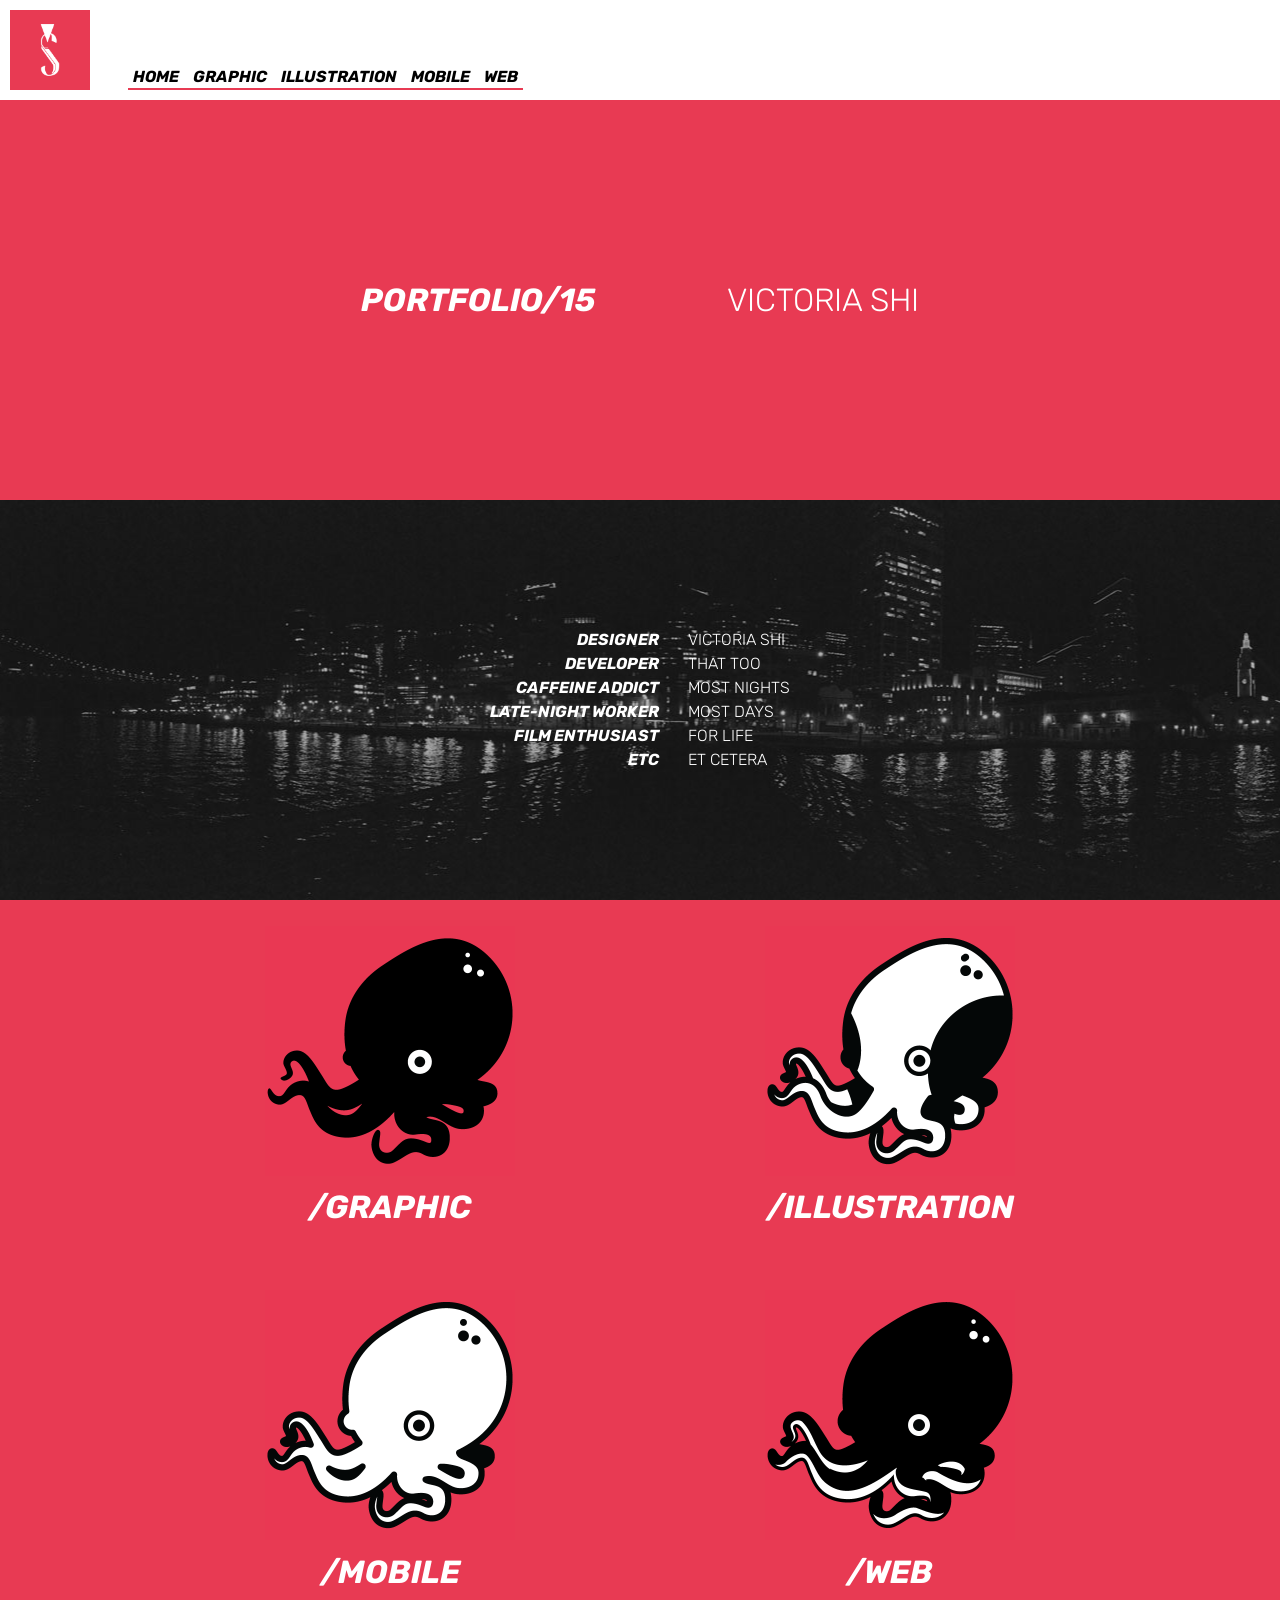
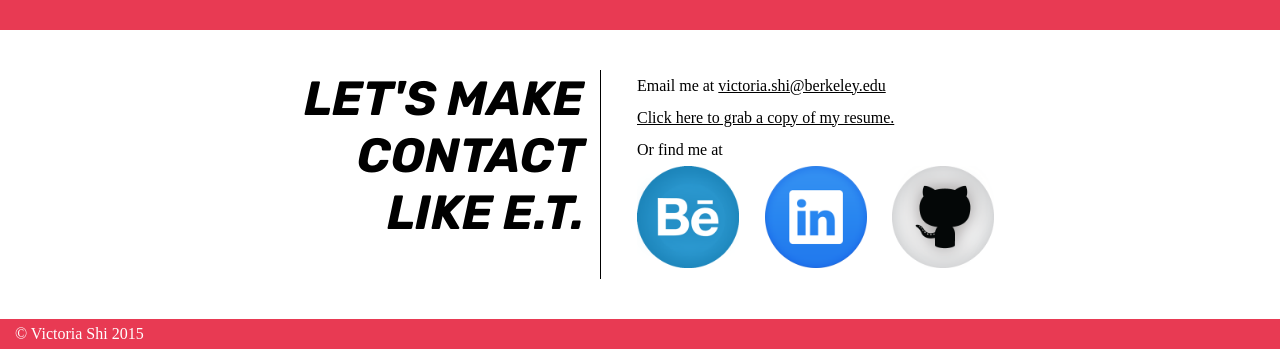
<file: index.html>
<!DOCTYPE html>
<html lang="en">
<head>
<meta charset="UTF-8">
<meta name="description" 
      content="Victoria Shi's Portfolio">
<meta name="author" content="Victoria Shi">
<meta name="viewport" content="width=device-width,initial-scale=1">

<link rel="stylesheet" type="text/css" href="css/style.css">
<link rel="icon" 
      type="image/png" 
      href="favicon.png">
<link href='https://fonts.googleapis.com/css?family=Rubik:300,700italic' rel='stylesheet' type='text/css'>
<script src="https://ajax.googleapis.com/ajax/libs/jquery/1.11.3/jquery.min.js"></script>
<script src="/js/vs.js"></script>
<title>Victoria Shi's Portfolio</title>
</head>
<body>
<div class="top">
    <div class="navbar-icon">
        <a href="index.html"><img src="images/personal-icon.png"></a>
    </div>
    <div class="navbar">
        <ul>
        <li><a href="/index.html">Home</a></li>
        <li><a href="/graphic.html">Graphic</a></li>
        <li><a href="/illustration.html">Illustration</a></li>
        <li><a href="/mobile.html">Mobile</a></li>
        <li><a href="/web.html">Web</a></li>
    </ul>
    <div class="underbar"></div>
    </div>
    
</div>
<div id="title">
    <p>Portfolio/15</p>
    <p class="text-emphasis-light">Victoria Shi</p>
</div>
<div id="about">
    <span class="text-emphasis positions">
        <p>Designer</p>
        <p>Developer</p>
        <p>Caffeine addict</p>
        <p>Late-night worker</p>
        <p>Film enthusiast</p>
        <p>etc</p>
    </span>
    <span class="text-emphasis-light names">
        <p>Victoria Shi</p>
        <p>That too</p>
        <p>Most nights</p>
        <p>Most days</p>
        <p>For life</p>
        <p>Et cetera</p>
    </span>
</div>
<div class="link-container">
<div class="link">
    <a href="graphic.html"><div class="img-fill dark"><img src="images/octopus-1-mask.png">
    </div></a>
    <div class="content">
        <span><a href="graphic.html">/Graphic</a></span>
    </div>
</div><div class="link">
    <a href="illustration.html"><div class="img-fill light">
        <img src="images/octopus-3-mask.png">
    </div></a>
    <div class="content">
        <span><a href="illustration.html">/Illustration</a></span>
    </div>
</div><div class="link">
    <a href="mobile.html"><div class="img-fill light">
        <img src="images/octopus-2-mask.png">
    </div></a>
    <div class="content">
        <span><a href="mobile.html">/Mobile</a></span>
    </div>
</div><div class="link">
    <a href="web.html"><div class="img-fill dark">
        <img src="images/octopus-4-mask.png">
    </div></a>
    <div class="content">
        <span><a href="web.html">/Web</a></span>
    </div>
</div>
</div>
    <div class="contact">
        <div class="left"><p>Let's make contact like E.T.</p></div><div class="right">
                    <p>Email me at 
<a href="mailto:victoria.shi@berkeley.edu" target="_top">victoria.shi@berkeley.edu</a>
        </p>
        <p><a href="VictoriaShi_resume.pdf" download>Click here to grab a copy of my resume.</a></p>
        <p>Or find me at</p>
        <div class="contact-links-container">
            <div class="img-container">
                <a href="https://www.behance.net/vshi" target="_blank"><img src="images/icons/behance.png" alt="Behance icon"></a>
            </div>
            <div class="img-container">
                <a href="https://www.linkedin.com/in/vshiberkeley" target="_blank">
                <img src="images/icons/linkedin.png" alt="LinkedIn icon"></a>
                
            </div>
            <div class="img-container">
                <a href="https://github.com/vshi" target="_blank">
                <img src="images/icons/github_w.png" alt="Github icon"></a>  
            </div>
        </div>
        </div>
        

    </div>

    <!--
<div class="link" id="graphic">
    <div class="background-image"></div>
    <div class="content">
        <span class="text-emphasis"><p>Graphic</p></span>
    </div>
</div><a class="link" id="illustration" href="illustration.html">
    <div class="background-image"></div>
    <div class="content">
        <span class="text-emphasis"><p>Illustration</p></span>
    </div>
</a><div class="link" id="mobile">
    <div class="background-image"></div>
    <div class="content">
        <span class="text-emphasis"><p>Mobile</p></span>
    </div>
</div><div class="link" id="web">
    <div class="background-image"></div>
    <div class="content">
        <span class="text-emphasis"><p>Web</p></span>
    </div>-->
</div>
<div class="footer">
    <p>&copy; Victoria Shi 2015</p>
</div>
</body>
</html>
</file>
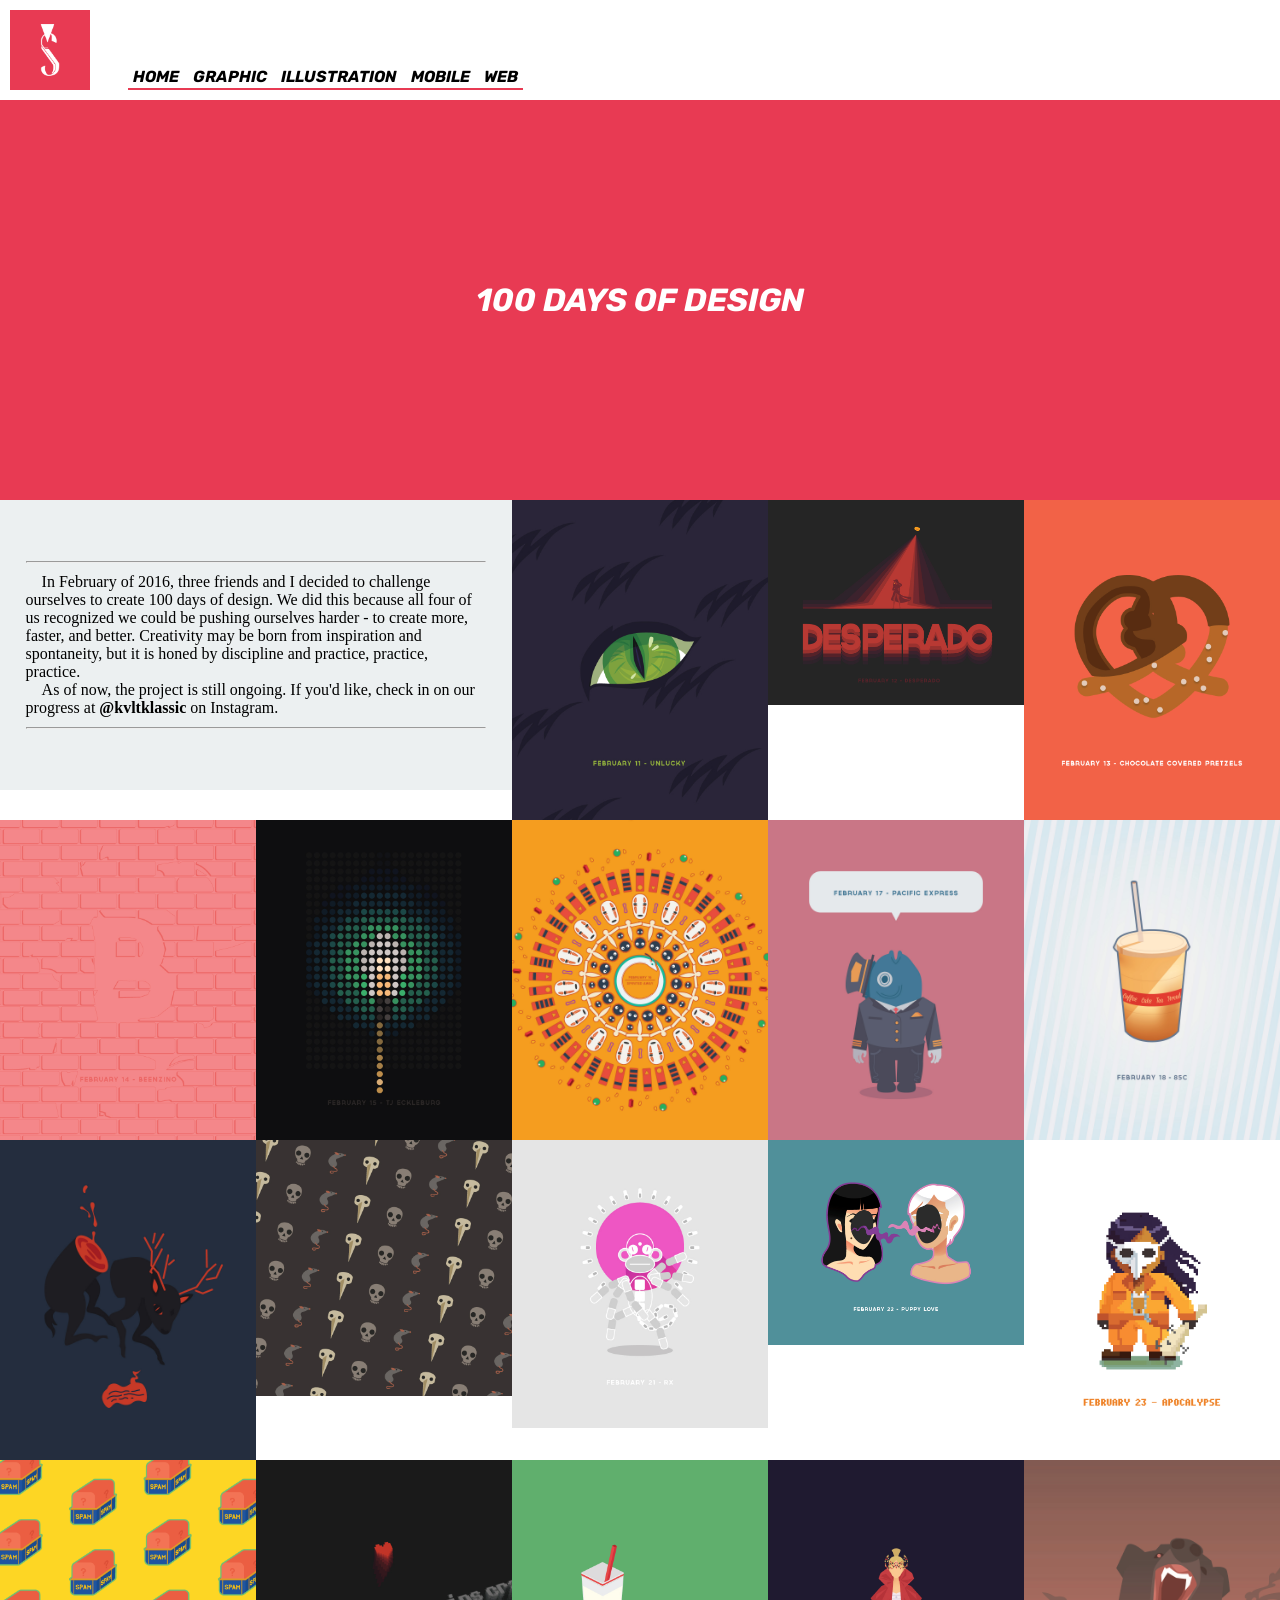
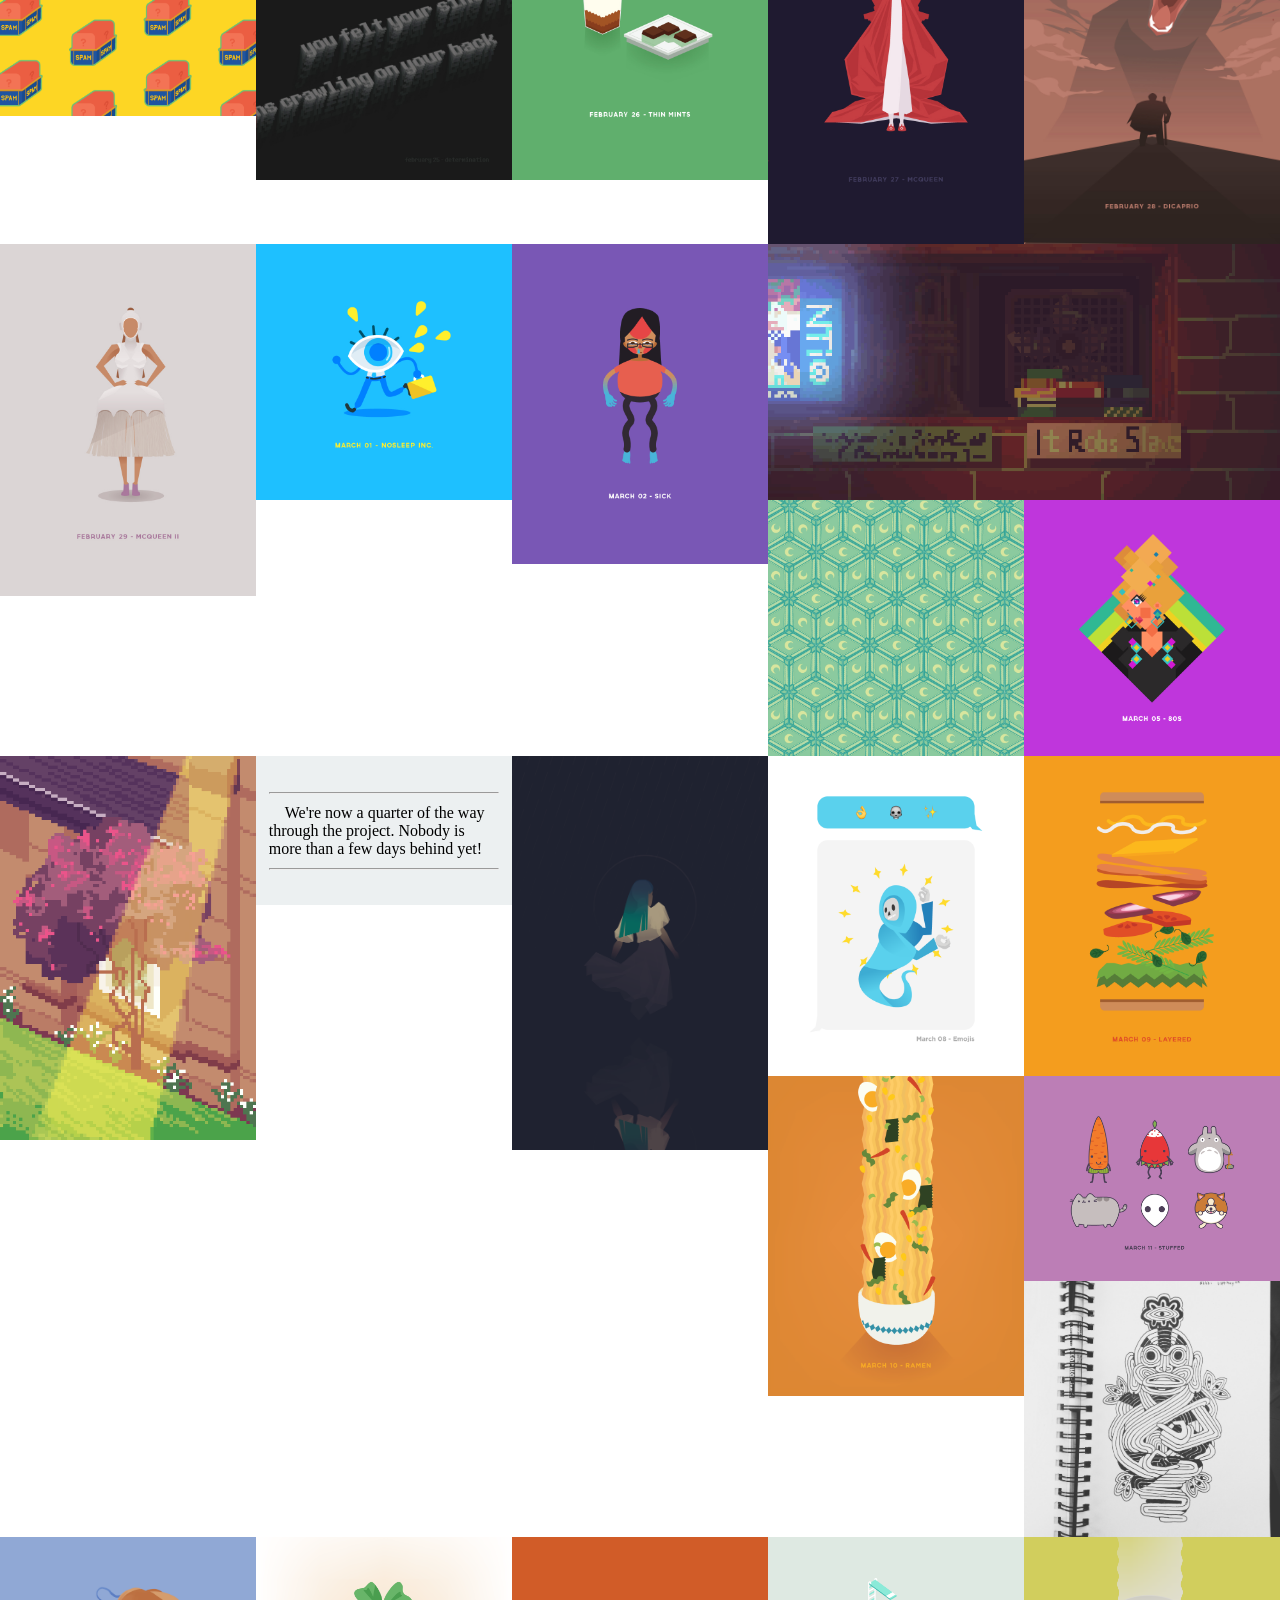
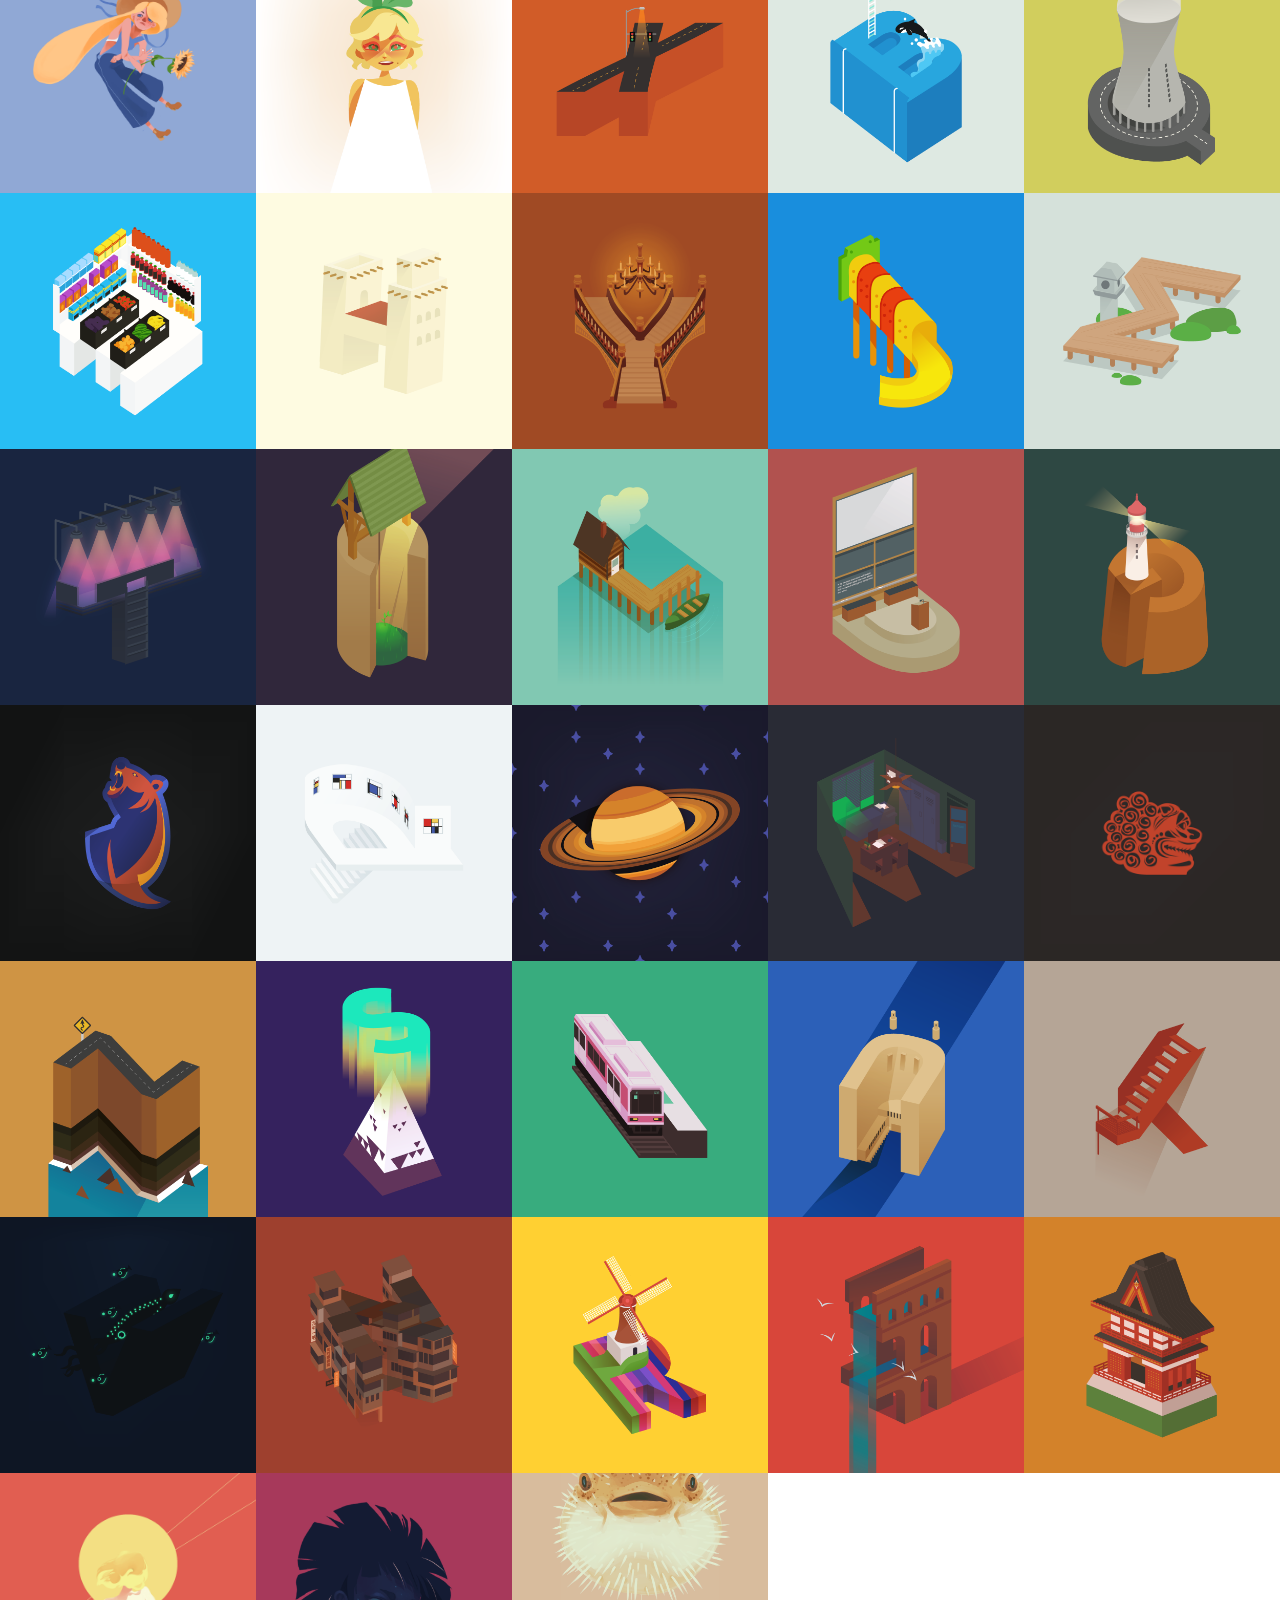
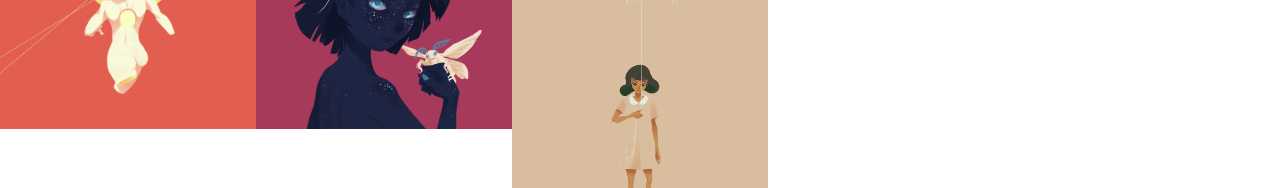
<file: 100days.html>
<!DOCTYPE html>
<html lang="en">
<head>
<meta charset="UTF-8">
<meta name="description" 
      content="Victoria Shi's Portfolio - 100 Days of Design">
<meta name="author" content="Victoria Shi">
<meta name="viewport" content="width=device-width,initial-scale=1">

<link rel="stylesheet" type="text/css" href="css/style.css">
<link rel="icon" 
      type="image/png" 
      href="favicon.png">
<link href='https://fonts.googleapis.com/css?family=Rubik:300,700italic' rel='stylesheet' type='text/css'>
<script src="https://ajax.googleapis.com/ajax/libs/jquery/1.11.3/jquery.min.js"></script>
<script src="https://npmcdn.com/masonry-layout@4.0/dist/masonry.pkgd.min.js"></script>

<title>Victoria Shi's Portfolio | 100 Days of Design</title>
</head>
<body>
    <div class="top">
    <div class="navbar-icon">
        <a href="index.html"><img src="images/personal-icon.png"></a>
    </div>
    <div class="navbar">
        <ul>
        <li><a href="/index.html">Home</a></li>
        <li><a href="/graphic.html">Graphic</a></li>
        <li><a href="/illustration.html">Illustration</a></li>
        <li><a href="/mobile.html">Mobile</a></li>
        <li><a href="/web.html">Web</a></li>
    </ul>
    <div class="underbar"></div>
    </div>
    
</div>
<div id="title">
    <p>100 Days of Design</p>
</div>   
    
<div class="masonry-grid">
    <div class="grid-sizer"></div>
    <div class="grid-item grid-item--width-2">
        <div class="text-light" id="hundred-days">
            <hr>
                <p>In February of 2016, three friends and I decided to challenge ourselves to create 100 days of design. We did this because all four of us recognized we could be pushing ourselves harder - to create more, faster, and better. Creativity may be born from inspiration and spontaneity, but it is honed by discipline and practice, practice, practice.</p>
            <p>As of now, the project is still ongoing. If you'd like, check in on our progress at <b><a href="https://www.instagram.com/kvltklassic/">@kvltklassic</a></b> on Instagram.</p>
            <hr>
            </div>
    </div>
    <div class="grid-item">
        <img src="/images/100_days/2.11-unlucky.jpg" alt="Day 1, February 11: Unlucky">
        </div>
    <div class="grid-item"><img src="/images/100_days/2.12-desperado.jpg" alt="Day 2, February 12: Desperado"></div>
    <div class="grid-item"><img src="/images/100_days/2.13-chocolate_pretzel.jpg" alt="Day 3, February 13: Chocolate-covered Pretzel"></div>
    <div class="grid-item"><img src="/images/100_days/2.14-beenzino.jpg" alt="Day 4, February 14: Break"></div>
    <div class="grid-item"><img src="/images/100_days/2.15-eckleburg.jpg" alt="Day 5, February 15: T.J. Eckleburg"></div>
    <div class="grid-item"><img src="/images/100_days/2.16-spirited_away.jpg" alt="Day 6, February 16: Spirited Away"></div>
    <div class="grid-item"><img src="/images/100_days/2.17-pacific_express.jpg" alt="Day 7, February 17: Pacific Express"></div>
    <div class="grid-item"><img src="/images/100_days/2.18-85C.jpg" alt="Day 8, February 18: 85C"></div>
    <div class="grid-item"><img src="/images/100_days/2.19-chaos_reigns.jpg" alt="Day 9, February 19: Chaos Reigns"></div>
    <div class="grid-item"><img src="/images/100_days/2.20-tomb_paper.jpg" alt="Day 10, February 20: Tomb Paper"></div>
    <div class="grid-item"><img src="/images/100_days/2.21-rx.jpg" alt="Day 11, February 21: ℞"></div>
    <div class="grid-item"><img src="/images/100_days/2.22-puppy_love.jpg" alt="Day 12, February 22: Puppy Love"></div>
    <div class="grid-item"><img src="/images/100_days/2.23-apocalypse.jpg" alt="Day 13, February 23: Apocalypse"></div>
    <div class="grid-item"><img src="/images/100_days/2.24-spam.png" alt="Day 14, February 24: Spam"></div>
    <div class="grid-item"><img src="/images/100_days/2.25-determination.jpg" alt="Day 15, February 25: Determination"></div>
    <div class="grid-item"><img src="/images/100_days/2.26-thin_mints.jpg" alt="Day 16, February 26: Thin Mints"></div>
    <div class="grid-item"><img src="/images/100_days/2.27-mcqueen.jpg" alt="Day 17, February 27: McQueen"></div>
    <div class="grid-item"><img src="/images/100_days/2.28-dicaprio.jpg" alt="Day 18, February 28: Dicaprio"></div>
    <div class="grid-item"><img src="/images/100_days/2.29-mcqueen_ii.jpg" alt="Day 19, February 29: McQueen II"></div>
    <div class="grid-item"><img src="/images/100_days/3.01-eye_bags.jpg" alt="Day 20, March 01: Nosleep Inc."></div>
    <div class="grid-item"><img src="/images/100_days/3.02-sick.jpg" alt="Day 21, March 02: Sick"></div>
    <div class="grid-item grid-item--width-2"><img src="/images/100_days/3.03-pizzahhh_gif.gif" alt="Day 22, March 03: Pizzahhh"></div>
    <div class="grid-item"><img src="/images/100_days/3.04-moonstone.jpg" alt="Day 23, March 04: Moonstone"></div>
    <div class="grid-item"><img src="/images/100_days/3.05-80s.jpg" alt="Day 24, March 05: 80s"></div>
    <div class="grid-item"><img src="/images/100_days/3.06-church.png" alt="Day 25, March 06: Church"></div>
    <div class="grid-item">
        <div class="text-light" id="hundred-days">
            <hr>
                <p>We're now a quarter of the way through the project. Nobody is more than a few days behind yet!</p>
            <hr>
            </div>
    </div>
    <div class="grid-item"><img src="/images/100_days/3.07-unforgotten.png" alt="Day 26, March 07: Unforgotten"></div>
    <div class="grid-item"><img src="/images/100_days/3.08-emojis.png"></div>
    <div class="grid-item"><img src="/images/100_days/3.09-sandwich.png"></div>
    <div class="grid-item"><img src="/images/100_days/3.10-ramen.png"></div>
    <div class="grid-item"><img src="/images/100_days/3.11-stuffed.png"></div>
    <div class="grid-item"><img src="/images/100_days/3.12-buddha.jpg"></div>
    <div class="grid-item"><img src="/images/100_days/3.13-sunflower.png"></div>
    <div class="grid-item"><img src="/images/100_days/3.17-st_patricks.png"></div>
    <div class="grid-item"><img src="/images/100_days/3.19-x.png"></div>
    <div class="grid-item"><img src="/images/100_days/3.20-b.png"></div>
    <div class="grid-item"><img src="/images/100_days/3.21-q.png"></div>
    <div class="grid-item"><img src="/images/100_days/3.22-e.png"></div>
    <div class="grid-item"><img src="/images/100_days/3.23-h.png"></div>
    <div class="grid-item"><img src="/images/100_days/3.24-y.png"></div>
    <div class="grid-item"><img src="/images/100_days/3.25-j.png"></div>
    <div class="grid-item"><img src="/images/100_days/3.26-m.png"></div>
    <div class="grid-item"><img src="/images/100_days/3.27-t.png"></div>
    <div class="grid-item"><img src="/images/100_days/3.28-c.png"></div>
    <div class="grid-item"><img src="/images/100_days/3.29-l.png"></div>
    <div class="grid-item"><img src="/images/100_days/3.31-d.png"></div>

    <div class="grid-item"><img src="/images/100_days/4.01-g.png"></div>
    <div class="grid-item"><img src="/images/100_days/4.02-starcraft2.png"></div>
    <div class="grid-item"><img src="/images/100_days/4.03-p.png"></div>
    <div class="grid-item"><img src="/images/100_days/4.04-o.png"></div>
    <div class="grid-item"><img src="/images/100_days/4.05-w.png"></div>
    <div class="grid-item"><img src="/images/100_days/4.06-roar.png"></div>
    <div class="grid-item"><img src="/images/100_days/4.07-z.png"></div>
    <div class="grid-item"><img src="/images/100_days/4.08-s.png"></div>
    <div class="grid-item"><img src="/images/100_days/4.09-i.png"></div>
    <div class="grid-item"><img src="/images/100_days/4.10-u.png"></div>
    <div class="grid-item"><img src="/images/100_days/4.11-k.png"></div>
    <div class="grid-item"><img src="/images/100_days/4.12-v.png"></div>
    <div class="grid-item"><img src="/images/100_days/4.13-n.png"></div>
    <div class="grid-item"><img src="/images/100_days/4.14-r.png"></div>
    <div class="grid-item"><img src="/images/100_days/4.15-f.png"></div>
    <div class="grid-item"><img src="/images/100_days/4.16-a.png"></div>
    
    <div class="grid-item"><img src="/images/100_days/7.25-miami_hotline.png"></div>
    <div class="grid-item"><img src="/images/100_days/7.26-luna.png"></div>
    <div class="grid-item"><img src="/images/100_days/8.10-puff.png"></div>
</div>    
<div class="footer">
    <p>&copy; Victoria Shi 2015</p>
</div>

    <script src="/js/vs.js"></script>
</body>
</html>
</file>
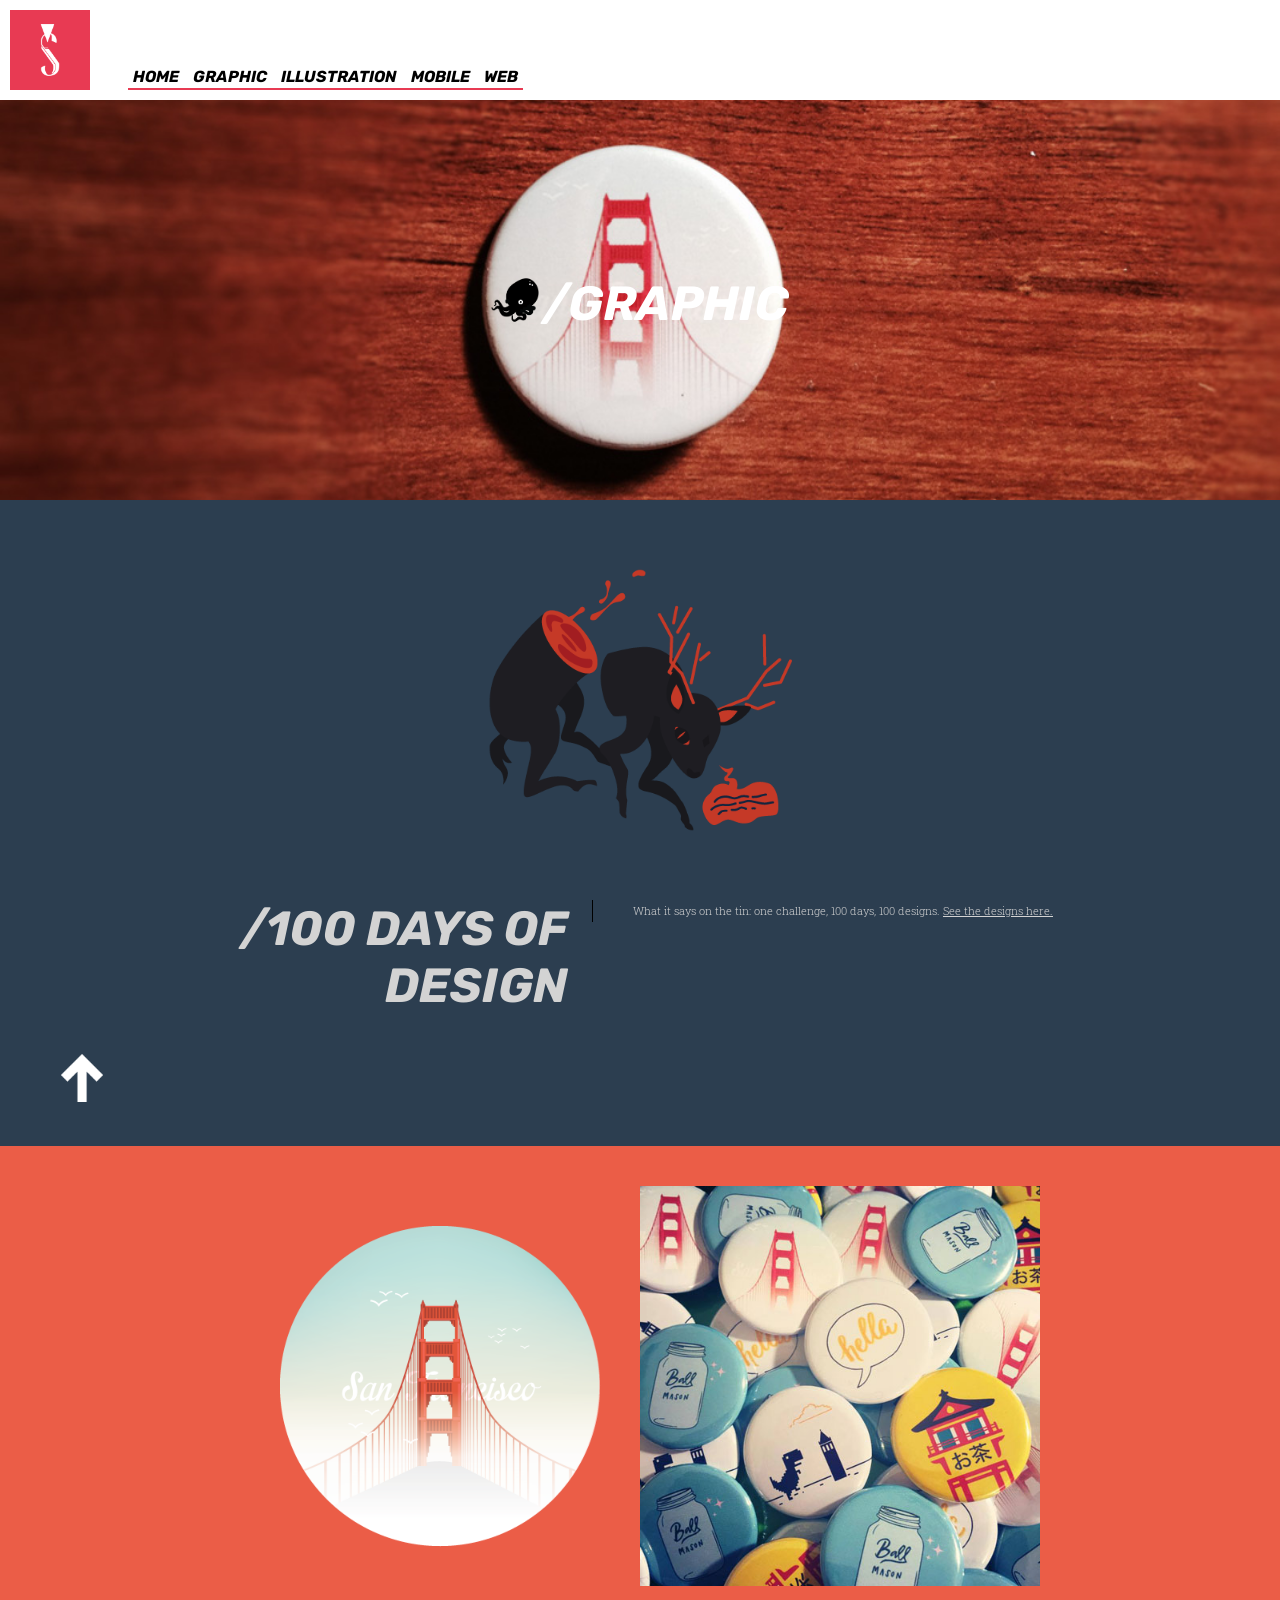
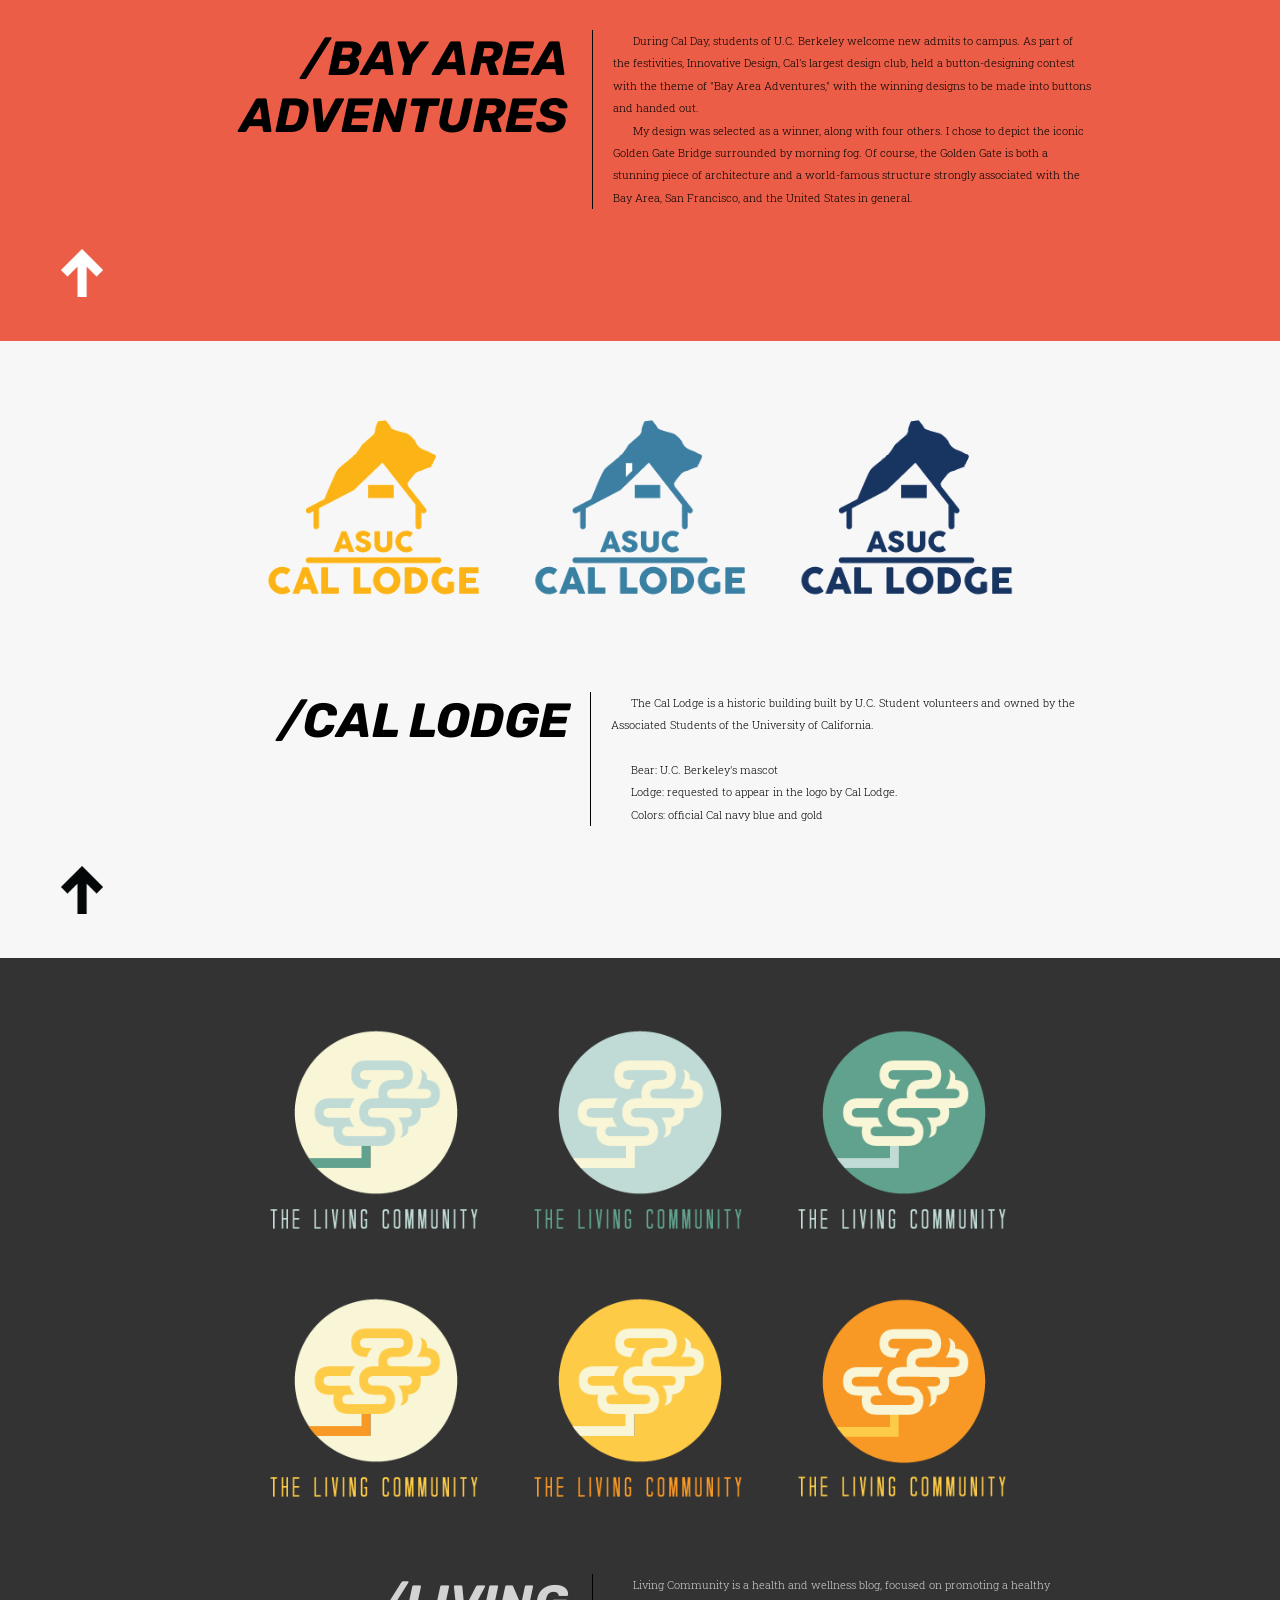
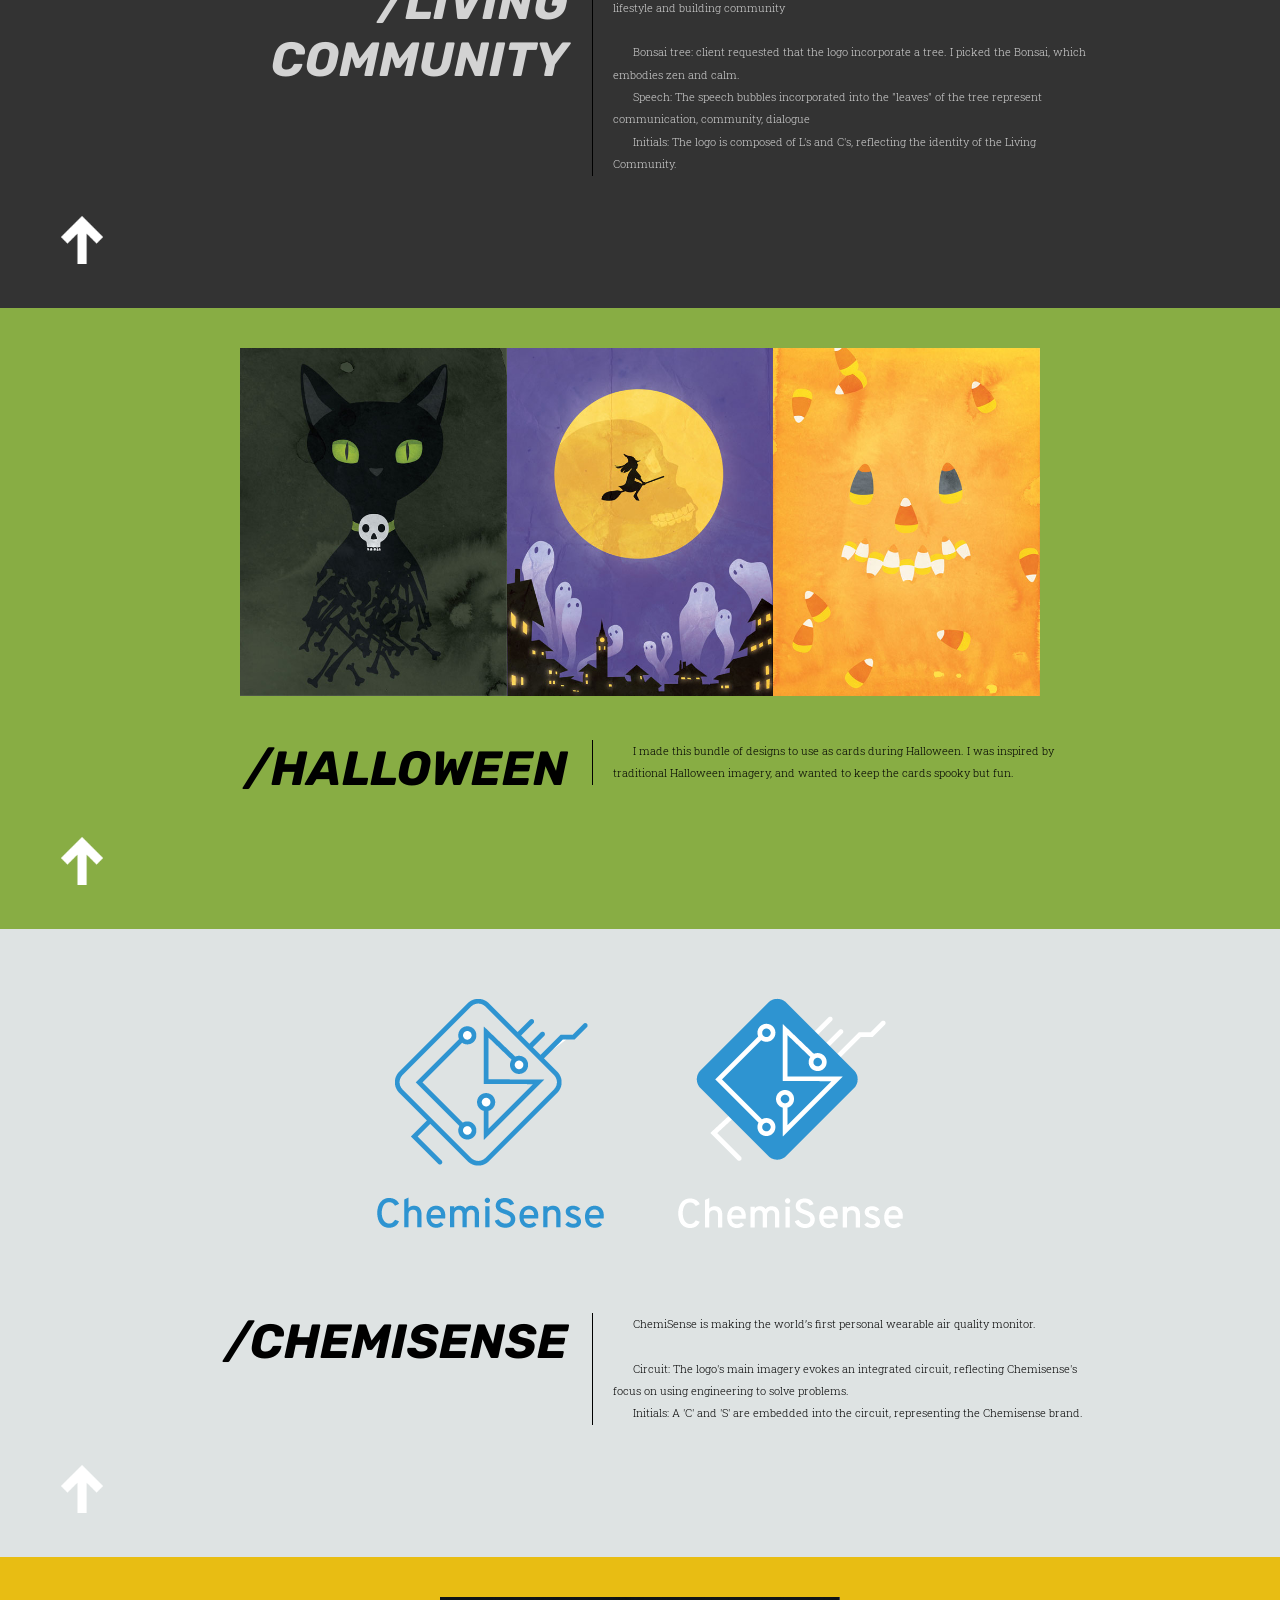
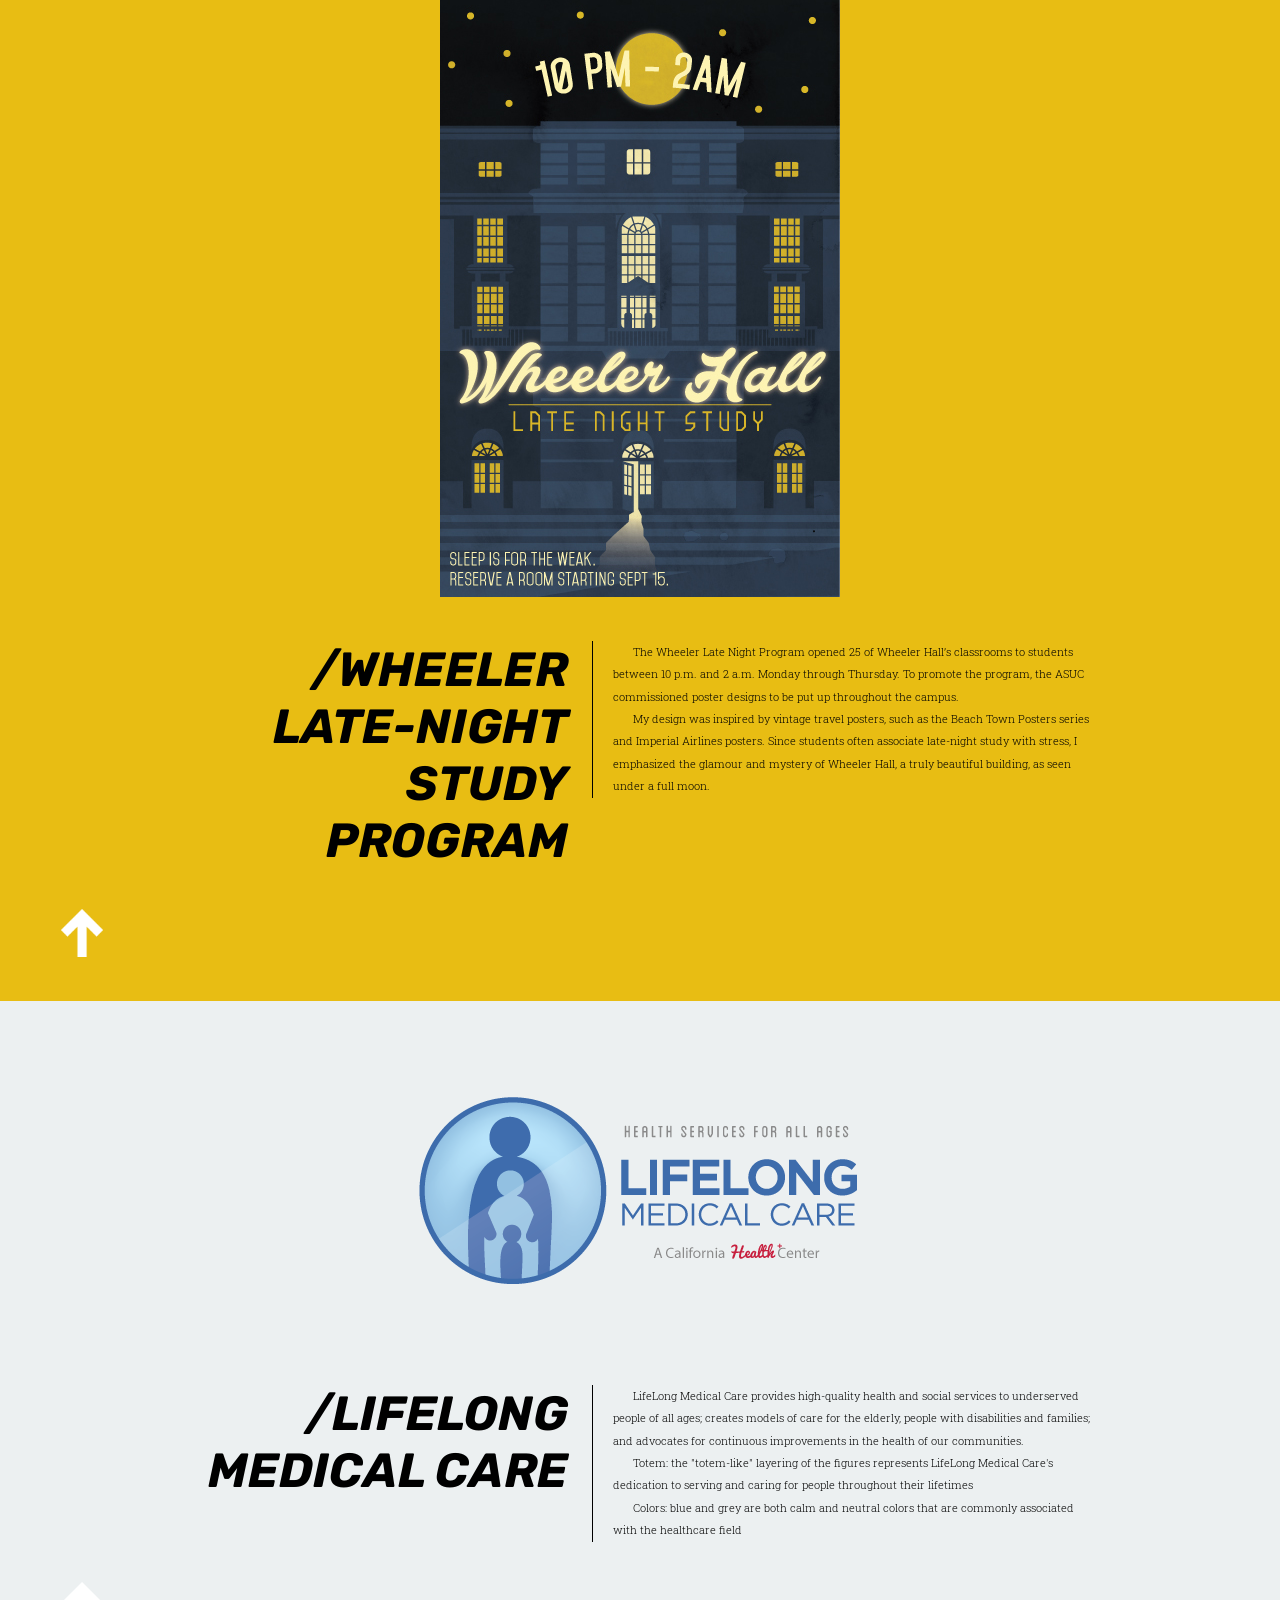
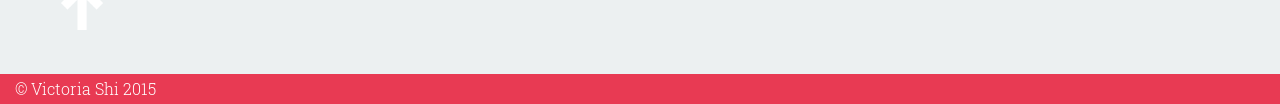
<file: graphic.html>
<!DOCTYPE html>
<html lang="en">
<head>
<meta charset="UTF-8">
<meta name="description" 
      content="Victoria Shi's Portfolio - Graphic Design">
<meta name="author" content="Victoria Shi">
<meta name="viewport" content="width=device-width,initial-scale=1">
<link rel="stylesheet" type="text/css" href="css/style.css">
<link rel="icon" 
      type="image/png" 
      href="favicon.png">
<link href='https://fonts.googleapis.com/css?family=Rubik:300,700italic' rel='stylesheet' type='text/css'>
<link href='https://fonts.googleapis.com/css?family=Roboto+Slab:300' rel='stylesheet' type='text/css'>
<script src="https://ajax.googleapis.com/ajax/libs/jquery/1.11.3/jquery.min.js"></script>
<script src="/js/vs.js"></script>

<title>Victoria Shi's Portfolio</title>
</head>
<body>
<div class="top">
    <div class="navbar-icon">
        <a href="index.html"><img src="images/personal-icon.png"></a>
    </div>
    <div class="navbar">
        <ul>
        <li><a href="/index.html">Home</a></li>
        <li><a href="/graphic.html">Graphic</a></li>
        <li><a href="/illustration.html">Illustration</a></li>
        <li><a href="/mobile.html">Mobile</a></li>
        <li><a href="/web.html">Web</a></li>
    </ul>
    <div class="underbar"></div>
    </div>
    
</div>
<div class="header" id="header-graphic">
    <img src="images/octopus-1.png">
    <span class="text-emphasis"><p>/Graphic</p></span>
</div>
<div class="graphic-container" style="background-color: #f7f7f7;">
    <div class="item" style="background-color: #2c3e50;">
        <div class="screens">
                <div class="img-container" id="chaos-reigns">
            </div>
        </div>
        <div class="caption light">
            <div class="title">
                <a href="100days.html">/100 Days of Design</a></div>
            <div class="text-light description">
                <div class="line"></div>
                <p>What it says on the tin: one challenge, 100 days, 100 designs. <span style="text-decoration: underline;"><a href="/100days.html">See the designs here.</a></span></p>
            
                <div class="line"></div>
            </div>
        </div>
        <div class="up-button"></div>
    </div>
    <div class="item" style="background-color: #EB5D47;">
        <div class="screens">
            <div class="img-container">
                <img src="images/graphic/sf-button.png"></div>
                <div class="img-container">
                <img src="images/graphic/sf-button-photo.jpg">
            </div>
        </div>
        <div class="caption">
            <div class="title">
                <p>/Bay Area Adventures</p></div>
            <div class="text-light description">
                <div class="line"></div>
                <p>During Cal Day, students of U.C. Berkeley welcome new admits to campus. As part of the festivities, Innovative Design, Cal's largest design club, held a button-designing contest with the theme of "Bay Area Adventures," with the winning designs to be made into buttons and handed out.</p>
                <p>My design was selected as a winner, along with four others. I chose to depict the iconic Golden Gate Bridge surrounded by morning fog. Of course, the Golden Gate is both a stunning piece of architecture and a world-famous structure strongly associated with the Bay Area, San Francisco, and the United States in general.</p>
                <div class="line"></div>
            </div>
        </div>
        <div class="up-button"></div>
    </div>
    <div class="item">
        <div class="screens">
            <div class="img-container">
                <img src="images/graphic/callodge-gold.png">
            </div>
            <div class="img-container">
                <img src="images/graphic/callodge-turquoise.png">
            </div>
            <div class="img-container">
                <img src="images/graphic/callodge-navy.png">
            </div>
        </div>
        <div class="caption">
            
            <div class="title">
                <p>/Cal Lodge</p>
            </div><div class="text-light description">
                <div class="line"></div>
                <p>The Cal Lodge is a historic building built by U.C. Student volunteers and owned by the Associated Students of the University of California.</p>
            <br>
            <p>Bear: U.C. Berkeley's mascot</p>
            <p>Lodge: requested to appear in the logo by Cal Lodge.</p>
            <p>Colors: official Cal navy blue and gold</p>
                <div class="line"></div>
            </div>
        </div>
        <div class="up-button dark"></div>
    </div>
    <div class="item" id="living-community" style="background-color: #333;">
        <div class="screens">
            <div class="img-container">
                <img src="images/graphic/living-community-blue-v0.png">
            </div>
            <div class="img-container">
                <img src="images/graphic/living-community-blue-v1.png">
            </div>
            <div class="img-container">
                <img src="images/graphic/living-community-blue-v2.png">
            </div>
            <div class="img-container">
                <img src="images/graphic/living-community-orange-v0.png">
            </div>
            <div class="img-container">
                <img src="images/graphic/living-community-orange-v1.png">
            </div>
            <div class="img-container">
                <img src="images/graphic/living-community-orange-v2.png">
            </div>
        </div>
        <div class="caption light">
            <div class="title">
                <p>/Living Community</p></div>
            <div class="text-light description">
                <div class="line"></div>
                <p>Living Community is a health and wellness blog, focused on promoting a healthy lifestyle and building community</p>
                <br>
                <p>Bonsai tree: client requested that the logo incorporate a tree. I picked the Bonsai, which embodies zen and calm.</p>
                <p>Speech: The speech bubbles incorporated into the "leaves" of the tree represent communication, community, dialogue</p>
                <p>Initials: The logo is composed of L's and C's, reflecting the identity of the Living Community.</p>
                <div class="line"></div>
            </div>
        </div>
        <div class="up-button"></div>
    </div>
    <div class="item" style="background-color: #88AD44;">
        <div class="screens">
            <div class="img-container">
                <img src="images/graphic/halloween-cat.jpg">
            </div>
            <div class="img-container">
                <img src="images/graphic/halloween-witch.jpg">
            </div>
            <div class="img-container">
                <img src="images/graphic/halloween-pumpkin.jpg">
            </div>
        </div>
        <div class="caption">
            <div class="title">
                <p>/Halloween</p></div>
            <div class="text-light description">
                <div class="line"></div>
                <p>I made this bundle of designs to use as cards during Halloween. I was inspired by traditional Halloween imagery, and wanted to keep the cards spooky but fun.</p>
                <div class="line"></div>
            </div>
        </div>
        <div class="up-button"></div>
    </div>
    <div class="item" style="background-color: #DEE3E3       ;">
        <div class="screens">
            <div class="img-container">
                <img src="images/graphic/chemisense-v0.png">
            </div>
            <div class="img-container">
                <img src="images/graphic/chemisense-v1.png">
            </div>
        </div>
        <div class="caption">
            <div class="title">
                <p>/Chemisense</p></div>
            <div class="text-light description">
                <div class="line"></div>
                <p>ChemiSense is making the world’s first personal wearable air quality monitor.</p>
                <br>
                <p>Circuit: The logo's main imagery evokes an integrated circuit, reflecting Chemisense's focus on using engineering to solve problems.</p>
                <p>Initials: A 'C' and 'S' are embedded into the circuit, representing the Chemisense brand.</p>
                <div class="line"></div>
            </div>
        </div>
        <div class="up-button"></div>
    </div>
    <div class="item" style="background-color: #E8BD13;">
        <div class="screens">
            <div class="img-container">
                <img src="images/graphic/wheeler-late-night.jpg">
            </div>
        </div>
        <div class="caption">
            <div class="title">
                <p>/Wheeler Late-Night Study Program</p></div>
            <div class="text-light description">
                <div class="line"></div>
                <p>The Wheeler Late Night Program opened 25 of Wheeler Hall’s classrooms to students between 10 p.m. and 2 a.m. Monday through Thursday. To promote the program, the ASUC commissioned poster designs to be put up throughout the campus.</p>
                <p>My design was inspired by vintage travel posters, such as the Beach Town Posters series and Imperial Airlines posters. Since students often associate late-night study with stress, I emphasized the glamour and mystery of Wheeler Hall, a truly beautiful building, as seen under a full moon.</p>
                <div class="line"></div>
            </div>
        </div>
        <div class="up-button"></div>
    </div>
    <div class="item" style="background-color: #ecf0f1;">
        <div class="screens">
            <div class="img-container">
                <img src="images/graphic/lifelong-medical-care.png">
            </div>
        </div>
        <div class="caption">
            <div class="title">
                <p>/Lifelong Medical Care</p></div>
            <div class="text-light description">
                <div class="line"></div>
                <p>LifeLong Medical Care provides high-quality health and social services to underserved people of all ages; creates models of care for the elderly, people with disabilities and families; and advocates for continuous improvements in the health of our communities.</p>
                <p>Totem: the "totem-like" layering of the figures represents LifeLong Medical Care's dedication to serving and caring for people throughout their lifetimes</p>
                <p>Colors: blue and grey are both calm and neutral colors that are commonly associated with the healthcare field</p>
                <div class="line"></div>
            </div>
        </div>
        <div class="up-button"></div>
    </div>

</div>
<div class="footer">
    <p>&copy; Victoria Shi 2015</p>
</div>

</body>
</html>
</file>
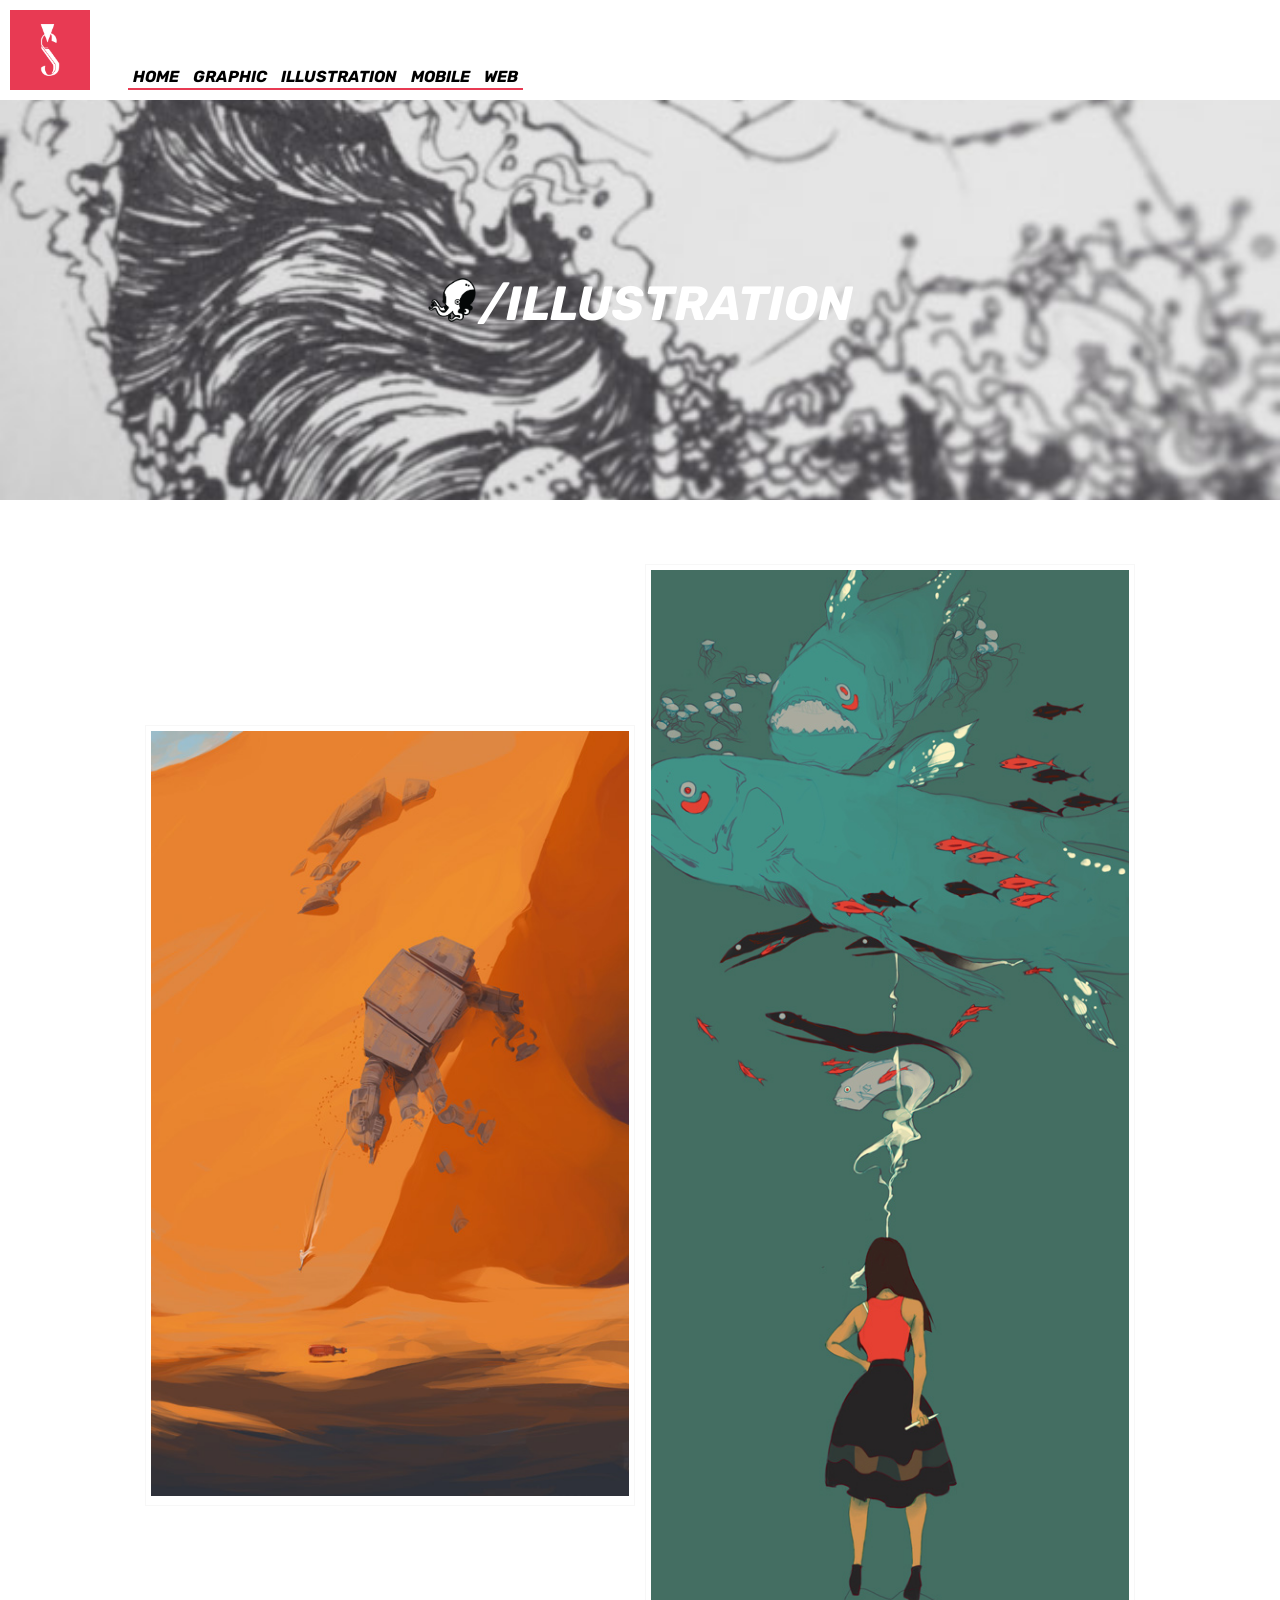
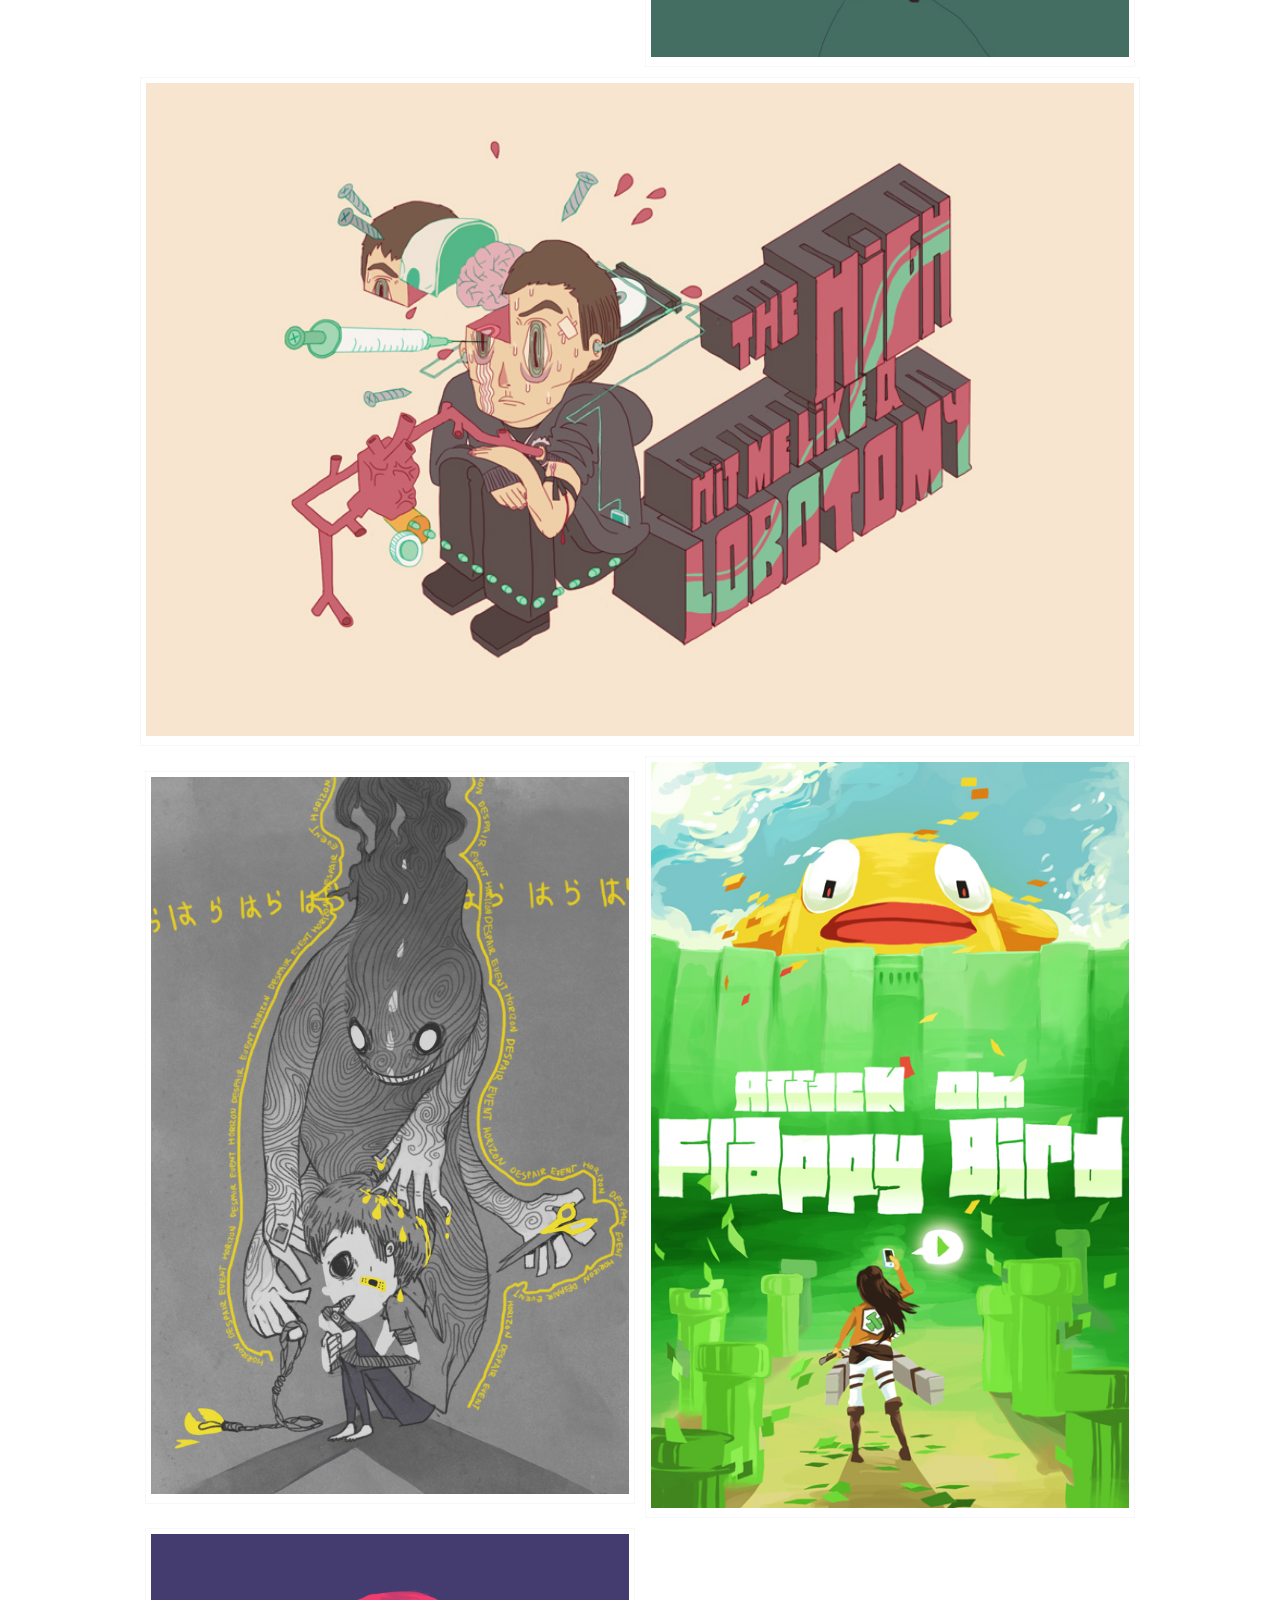
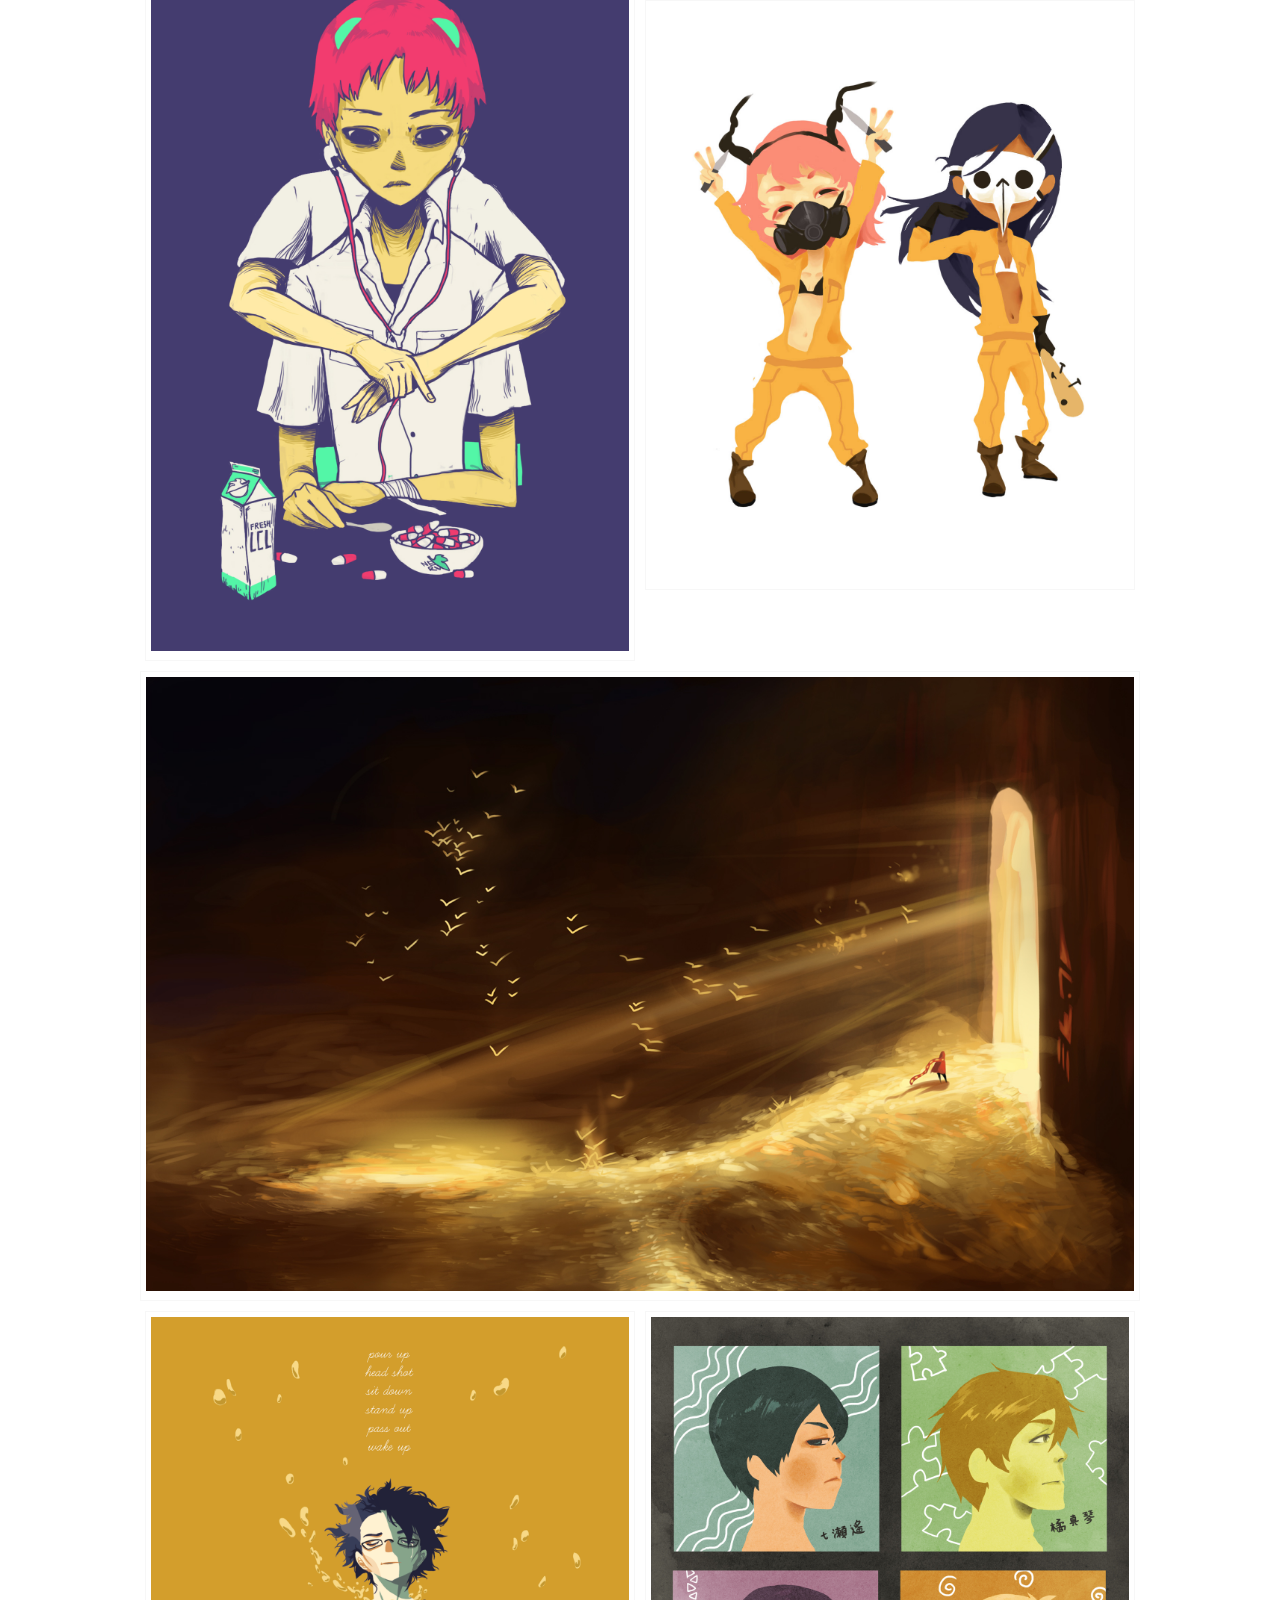
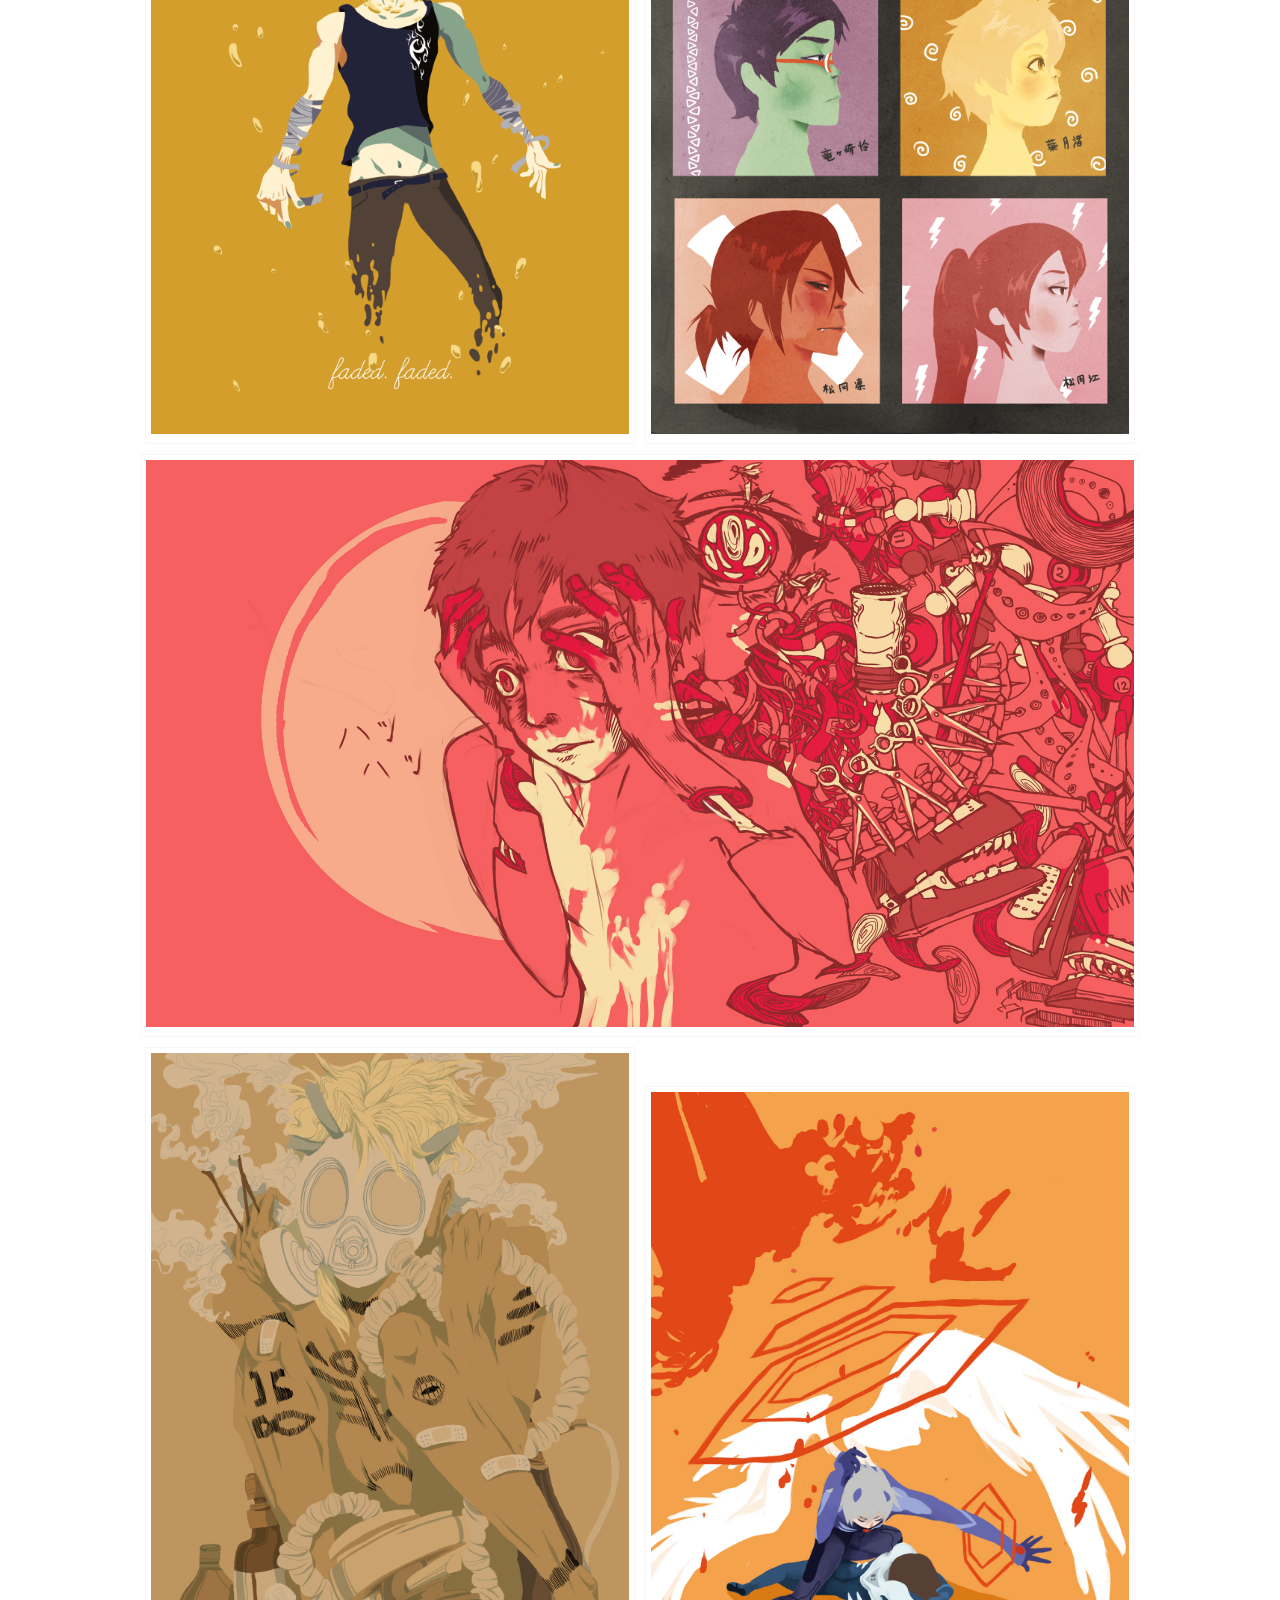
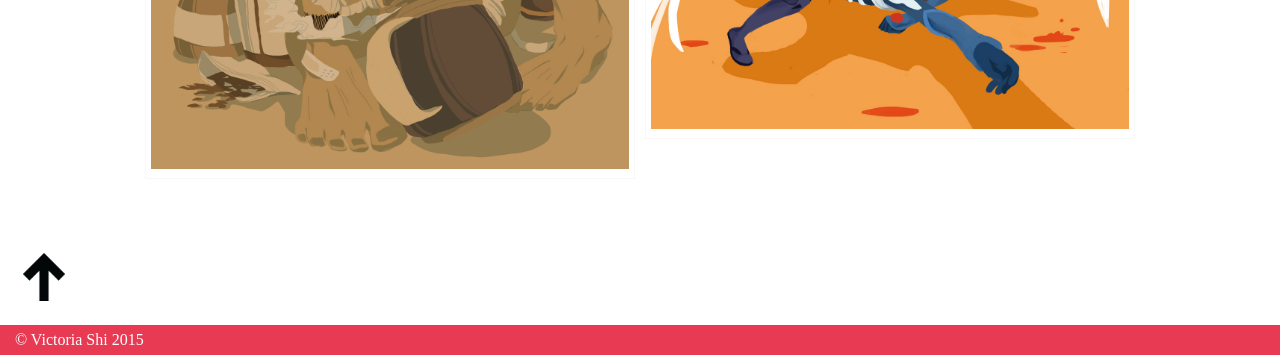
<file: illustration.html>
<!DOCTYPE html>
<html lang="en">
<head>
<meta charset="UTF-8">
<meta name="description" 
      content="Victoria Shi's Portfolio - Illustration">
<meta name="author" content="Victoria Shi">
<meta name="viewport" content="width=device-width,initial-scale=1">

<link rel="stylesheet" type="text/css" href="css/style.css">
<link rel="icon" 
      type="image/png" 
      href="favicon.png">
<link href='https://fonts.googleapis.com/css?family=Rubik:300,700italic' rel='stylesheet' type='text/css'>
<script src="https://ajax.googleapis.com/ajax/libs/jquery/1.11.3/jquery.min.js"></script>
<script src="/js/vs.js"></script>

<title>Victoria Shi's Portfolio</title>
</head>
<body>
<div class="top">
    <div class="navbar-icon">
        <a href="index.html"><img src="images/personal-icon.png"></a>
    </div>
    <div class="navbar">
        <ul>
        <li><a href="/index.html">Home</a></li>
        <li><a href="/graphic.html">Graphic</a></li>
        <li><a href="/illustration.html">Illustration</a></li>
        <li><a href="/mobile.html">Mobile</a></li>
        <li><a href="/web.html">Web</a></li>
    </ul>
    <div class="underbar"></div>
    </div>
    
</div>
    <div class="header" id="header-illustration">
        <img src="images/octopus-3.png">
        <span class="text-emphasis"><p>/Illustration</p></span>
    </div>
    <div class="illustration-container">
    <div class="item">
        <img src="images/illustration/jakku.jpg" alt="Jakku">
        <div class="caption">
            <span class="text-emphasis title"><p>/Jakku</p></span><span class="text-light description"><p></p></span>
        </div>
    </div><div class="item">
        <img src="images/illustration/selfie.jpg" alt="Underwater">
        <div class="caption">
            <span class="text-emphasis title"><p>/Underwater</p></span><span class="text-light description"><p></p></span>
        </div>
    </div><div class="item">
        <img src="images/illustration/alderson.jpg" alt="Lobotomy">
        <div class="caption">
            <span class="text-emphasis title"><p>/Lobotomy</p></span><span class="text-light description"><p></p></span>
        </div>
    </div><div class="item">
        <img src="images/illustration/despair-event-horizon.jpg" alt="Deep Event Horizon">
        <div class="caption">
            <span class="text-emphasis title"><p>/Deep Event Horizon</p></span><span class="text-light description"><p></p></span>
        </div>
    </div><div class="item">
        <img src="images/illustration/attack-on-flappy-bird.jpg" alt="Attack on Flappy Bird">
        <div class="caption">
            <span class="text-emphasis title"><p>/Attack on Flappy Bird</p></span><span class="text-light description"><p></p></span>
        </div>
    </div><div class="item">
        <img src="images/illustration/shinji.jpg">
        <div class="caption">
            <span class="text-emphasis title"><p>/01</p></span><span class="text-light description"><p></p></span>
        </div>
    </div>
    <div class="item">
        <img src="images/illustration/apocalypse_bros.jpg">
        <div class="caption">
            <span class="text-emphasis title"><p>/Apocalypse block party warriors</p></span><span class="text-light description"><p></p></span>
        </div>
    </div><div class="item">
        <img src="images/illustration/journey.jpg">
        <div class="caption">
            <span class="text-emphasis title"><p>/Journey: Desert</p></span><span class="text-light description"><p></p></span>
        </div>
    </div><div class="item">
        <img src="images/illustration/drank.png">
        <div class="caption">
            <span class="text-emphasis title"><p>/Drank</p></span><span class="text-light description"><p></p></span>
        </div>
    </div>
    <div class="item">
        <img src="images/illustration/free_icons.jpg">
        <div class="caption">
            <span class="text-emphasis title"><p>/ID Stamps</p></span><span class="text-light description"><p></p></span>
        </div>
    </div><div class="item">
        <img src="images/illustration/ShockLong.jpg">
        <div class="caption">
            <span class="text-emphasis title"><p>/Shock</p></span><span class="text-light description"><p></p></span>
        </div>
    </div>
    <div class="item">
        <img src="images/illustration/sixteen-saltines.jpg">
        <div class="caption">
            <span class="text-emphasis title"><p>/Sixteen Saltines</p></span><span class="text-light description"><p></p></span>
        </div>
    </div>
    <div class="item">
        <img src="images/illustration/angelic.jpg">
        <div class="caption">
            <span class="text-emphasis title"><p>/Angelic</p></span><span class="text-light description"><p></p></span>
        </div>
    </div>
</div>
<div class="up-button dark" style="margin-left: 20px; margin-bottom: 20px"></div>
<div class="footer">
    <p>&copy; Victoria Shi 2015</p>
</div>

</body>
</html>
</file>
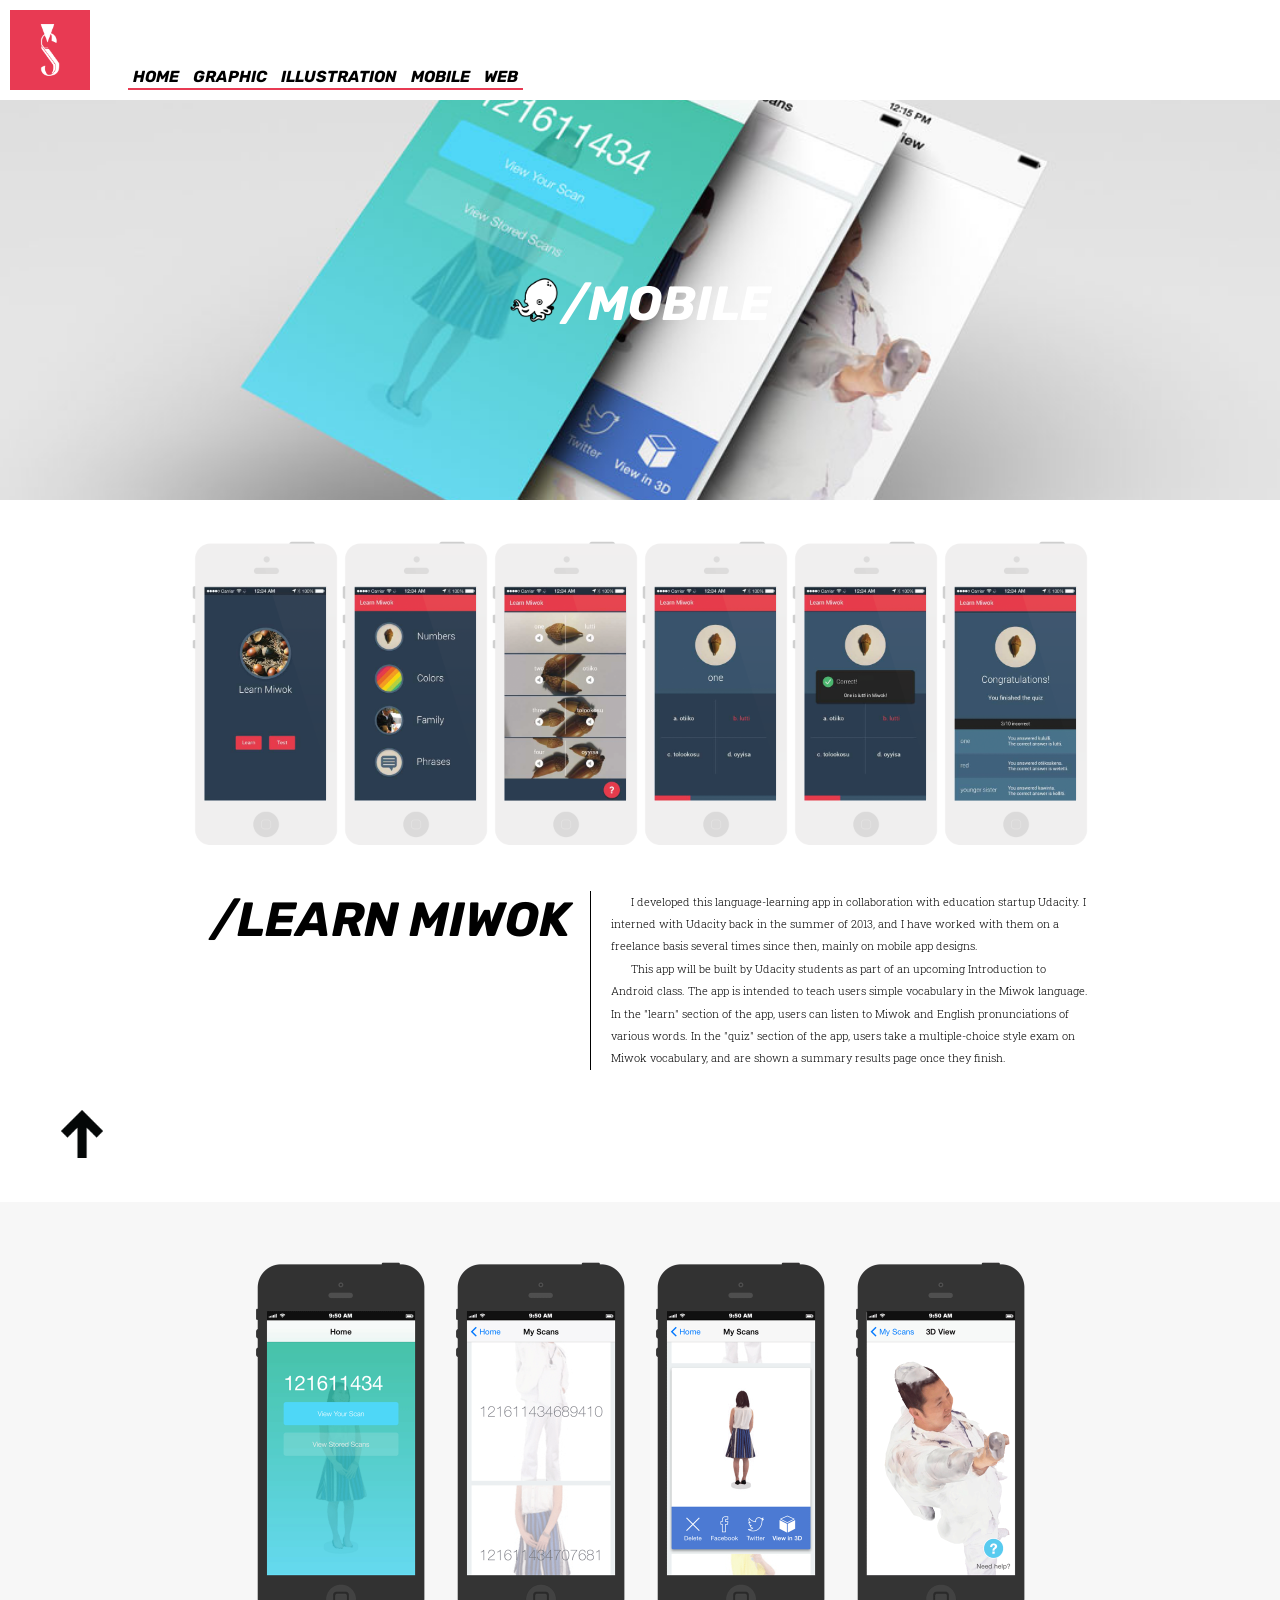
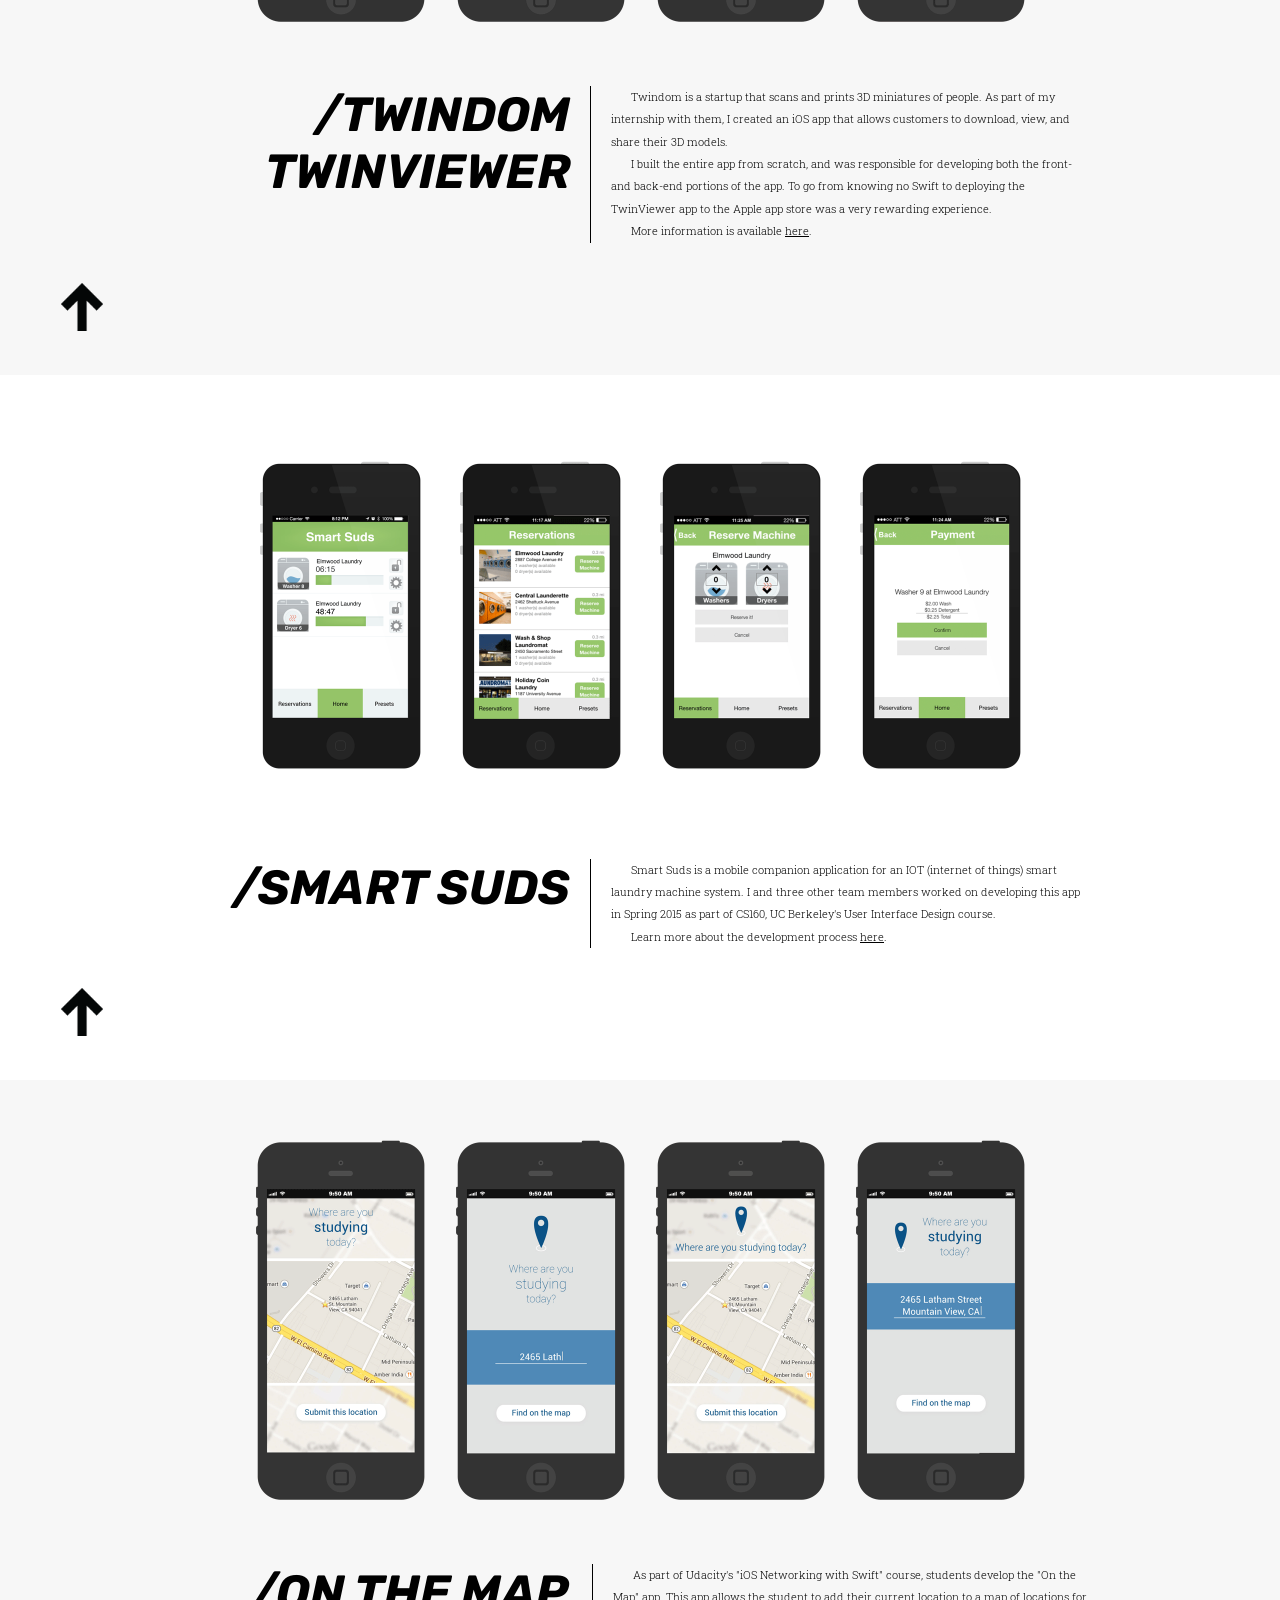
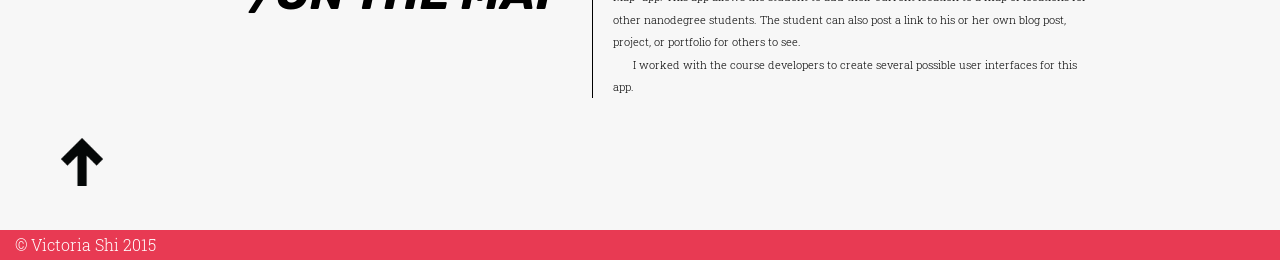
<file: mobile.html>
<!DOCTYPE html>
<html lang="en">
<head>
<meta charset="UTF-8">
<meta name="description" 
      content="Victoria Shi's Portfolio - Mobile App Design">
<meta name="author" content="Victoria Shi">
<meta name="viewport" content="width=device-width,initial-scale=1">

<link rel="stylesheet" type="text/css" href="css/style.css">
<link rel="icon" 
      type="image/png" 
      href="favicon.png">
<link href='https://fonts.googleapis.com/css?family=Rubik:300,700italic' rel='stylesheet' type='text/css'>
<link href='https://fonts.googleapis.com/css?family=Roboto+Slab:300' rel='stylesheet' type='text/css'>
<script src="https://ajax.googleapis.com/ajax/libs/jquery/1.11.3/jquery.min.js"></script>
<script src="/js/vs.js"></script>

<title>Victoria Shi's Portfolio</title>
</head>
<body>
<div class="top">
    <div class="navbar-icon">
        <a href="index.html"><img src="images/personal-icon.png"></a>
    </div>
    <div class="navbar">
        <ul>
        <li><a href="/index.html">Home</a></li>
        <li><a href="/graphic.html">Graphic</a></li>
        <li><a href="/illustration.html">Illustration</a></li>
        <li><a href="/mobile.html">Mobile</a></li>
        <li><a href="/web.html">Web</a></li>
    </ul>
    <div class="underbar"></div>
    </div>
    
</div>
<div class="header" id="header-mobile">
    <img src="images/octopus-2.png">
    <span class="text-emphasis"><p>/Mobile</p></span>
</div>
<div class="mobile-container" style="background-color: #f7f7f7;">
    <div class="item">
        <div class="screens" id="miwok">
            <div class="img-container">
                <img src="images/mobile/miwok-launch-iphone.png">
            </div>
            <div class="img-container">
                <img src="images/mobile/miwok-lessons-iphone.png">
            </div>
            <div class="img-container">
                <img src="images/mobile/miwok-lesson-iphone.png">
            </div>
            <div class="img-container">
                <img src="images/mobile/miwok-quiz-iphone.png">
            </div>
            <div class="img-container">
                <img src="images/mobile/miwok-quiz-popup-iphone.png">
            </div>
            <div class="img-container">
                <img src="images/mobile/miwok-quiz-results-iphone.png">
            </div>
        </div>
        <div class="caption">
            <div class="title">
                /Learn Miwok
            </div><div class="text-light description">
                <div class="line"></div>
                <p>I developed this language-learning app in collaboration with education startup Udacity. I interned with Udacity back in the summer of 2013, and I have worked with them on a freelance basis several times since then, mainly on mobile app designs.</p>
            <p>This app will be built by Udacity students as part of an upcoming Introduction to Android class. The app is intended to teach users simple vocabulary in the Miwok language. In the "learn" section of the app, users can listen to Miwok and English pronunciations of various words. In the "quiz" section of the app, users take a multiple-choice style exam on Miwok vocabulary, and are shown a summary results page once they finish.</p>
                <div class="line"></div>
            </div>
        </div>
        <div class="up-button dark"></div>
    </div>
    <div class="item">
        <div class="screens">
            <div class="img-container">
                <img src="images/mobile/twindom-home.png">
            </div>
            <div class="img-container">
                <img src="images/mobile/twindom-my-scans.png">
            </div>
            <div class="img-container">
                <img src="images/mobile/twindom-my-scans-detail.png">
            </div>
            <div class="img-container">
                <img src="images/mobile/twindom-3d.png">
            </div>
        </div>
        <div class="caption">
            <div class="title">
                <p>/Twindom TwinViewer</p>
            </div><div class="text-light description">
                <div class="line"></div>
                <p>Twindom is a startup that scans and prints 3D miniatures of people. As part of my internship with them, I created an iOS app that allows customers to download, view, and share their 3D models.</p>
            <p>I built the entire app from scratch, and was responsible for developing both the front- and back-end portions of the app. To go from knowing no Swift to deploying the TwinViewer app to the Apple app store was a very rewarding experience.</p>
            <p>More information is available <span style="text-decoration: underline;"><a href="https://itunes.apple.com/nz/app/twindom-twinviewer/id1030178270?mt=8" target="_blank">here</a></span>.</p>
                <div class="line"></div>
            </div>
        </div>
        <div class="up-button dark"></div>
    </div>
    <div class="item">
        <div class="screens">
            <div class="img-container">
                <img src="images/mobile/smart-suds-home.png">
            </div>
            <div class="img-container">
                <img src="images/mobile/smart-suds-reservations.png">
            </div>
            <div class="img-container">
                <img src="images/mobile/smart-suds-reserve.png">
            </div>
            <div class="img-container">
                <img src="images/mobile/smart-suds-pay.png">
            </div>
        </div>
        <div class="caption">
            <div class="title">
                <a href="smart-suds.html">/Smart Suds</a>
            </div><div class="text-light description">
                <div class="line"></div>
                <p>Smart Suds is a mobile companion application for an IOT (internet of things) smart laundry machine system. I and three other team members worked on developing this app in Spring 2015 as part of CS160, UC Berkeley's User Interface Design course.</p>
            <p>Learn more about the development process <span style="text-decoration: underline;"><a href="smart-suds.html">here</a></span>.</p>
                <div class="line"></div>
            </div>
        </div>
        <div class="up-button dark"></div>
    </div>
    <!-- <div class="item">
        <div class="screens">
            <div class="img-container">
                <img src="images/mobile/udacity-pp-home.png">
            </div>
            <div class="img-container">
                <img src="images/mobile/udacity-pp-record.png">
            </div>
            <div class="img-container">
                <img src="images/mobile/udacity-pp-recording.png">
            </div>
            <div class="img-container">
                <img src="images/mobile/udacity-pp-edit.png">
            </div>
        </div>
        <div class="caption">
            <div class="title">
                <p>/On the Map</p></div>
            <div class="text-light description">
                <div class="line"></div>
                <p>As part of Udacity's "Intro to iOS App Development with Swift" course, students develop an app that records a message and plays the audio back through user-selected filters.</p>
                                <p>The app's interface is simple, so the most time-consuming task in the project was developing legible, unique iconography for the various filters.</p>
                <div class="line"></div>
            </div>
        </div>
        <div class="up-button dark"></div>
    </div>-->
    <div class="item">
        <div class="screens">
            <div class="img-container">
                <img src="images/mobile/udacity-map-1a.png">
            </div>
            <div class="img-container">
                <img src="images/mobile/udacity-map-2a.png">
            </div>
            <div class="img-container">
                <img src="images/mobile/udacity-map-1b.png">
            </div>
            <div class="img-container">
                <img src="images/mobile/udacity-map-2b.png">
            </div>
        </div>
        <div class="caption">
            <div class="title">
                <p>/On the Map</p></div>
            <div class="text-light description">
                <div class="line"></div>
                <p>As part of Udacity's "iOS Networking with Swift" course, students develop the "On the Map" app. This app allows the student to add their current location to a map of locations for other nanodegree students. The student can also post a link to his or her own blog post, project, or portfolio for others to see.</p>
                <p>I worked with the course developers to create several possible user interfaces for this app.</p>
                <div class="line"></div>
            </div>
        </div>
        <div class="up-button dark"></div>
    </div>

</div>
<div class="footer">
    <p>&copy; Victoria Shi 2015</p>
</div>

</body>
</html>
</file>
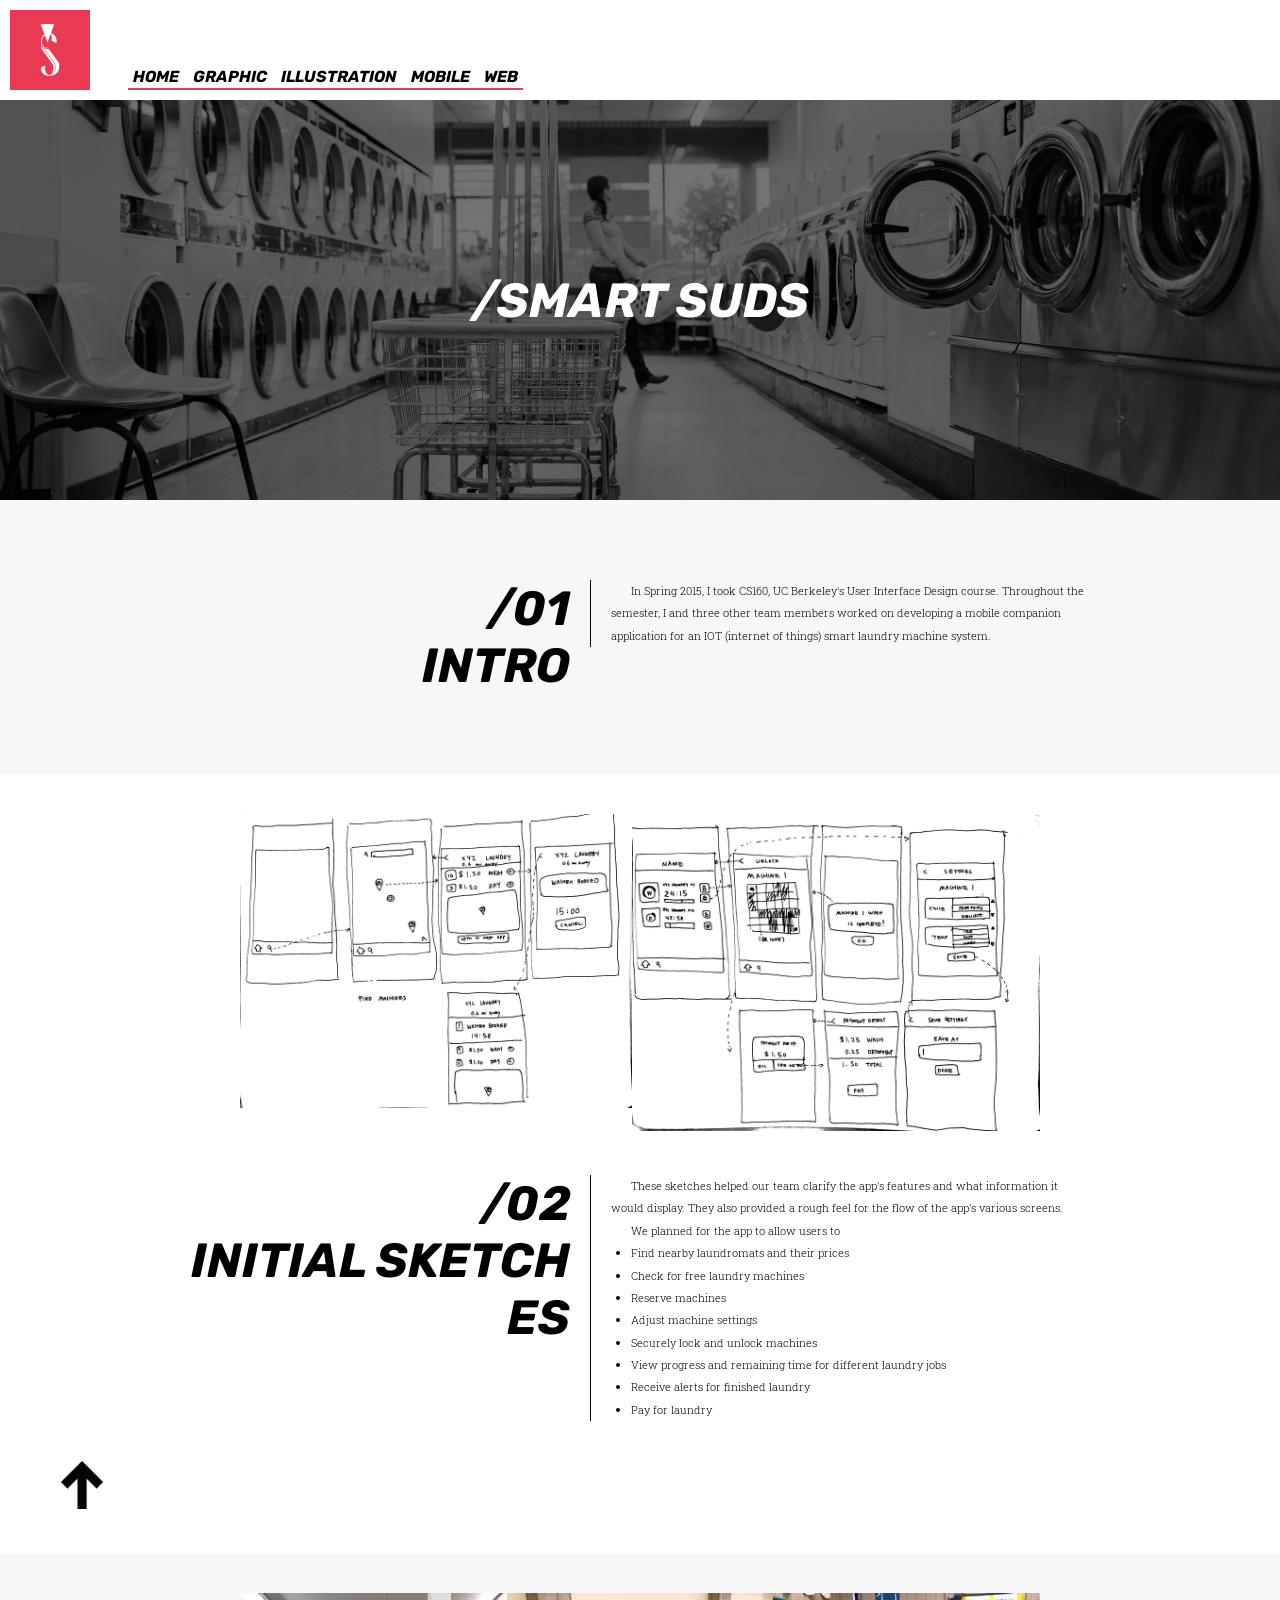
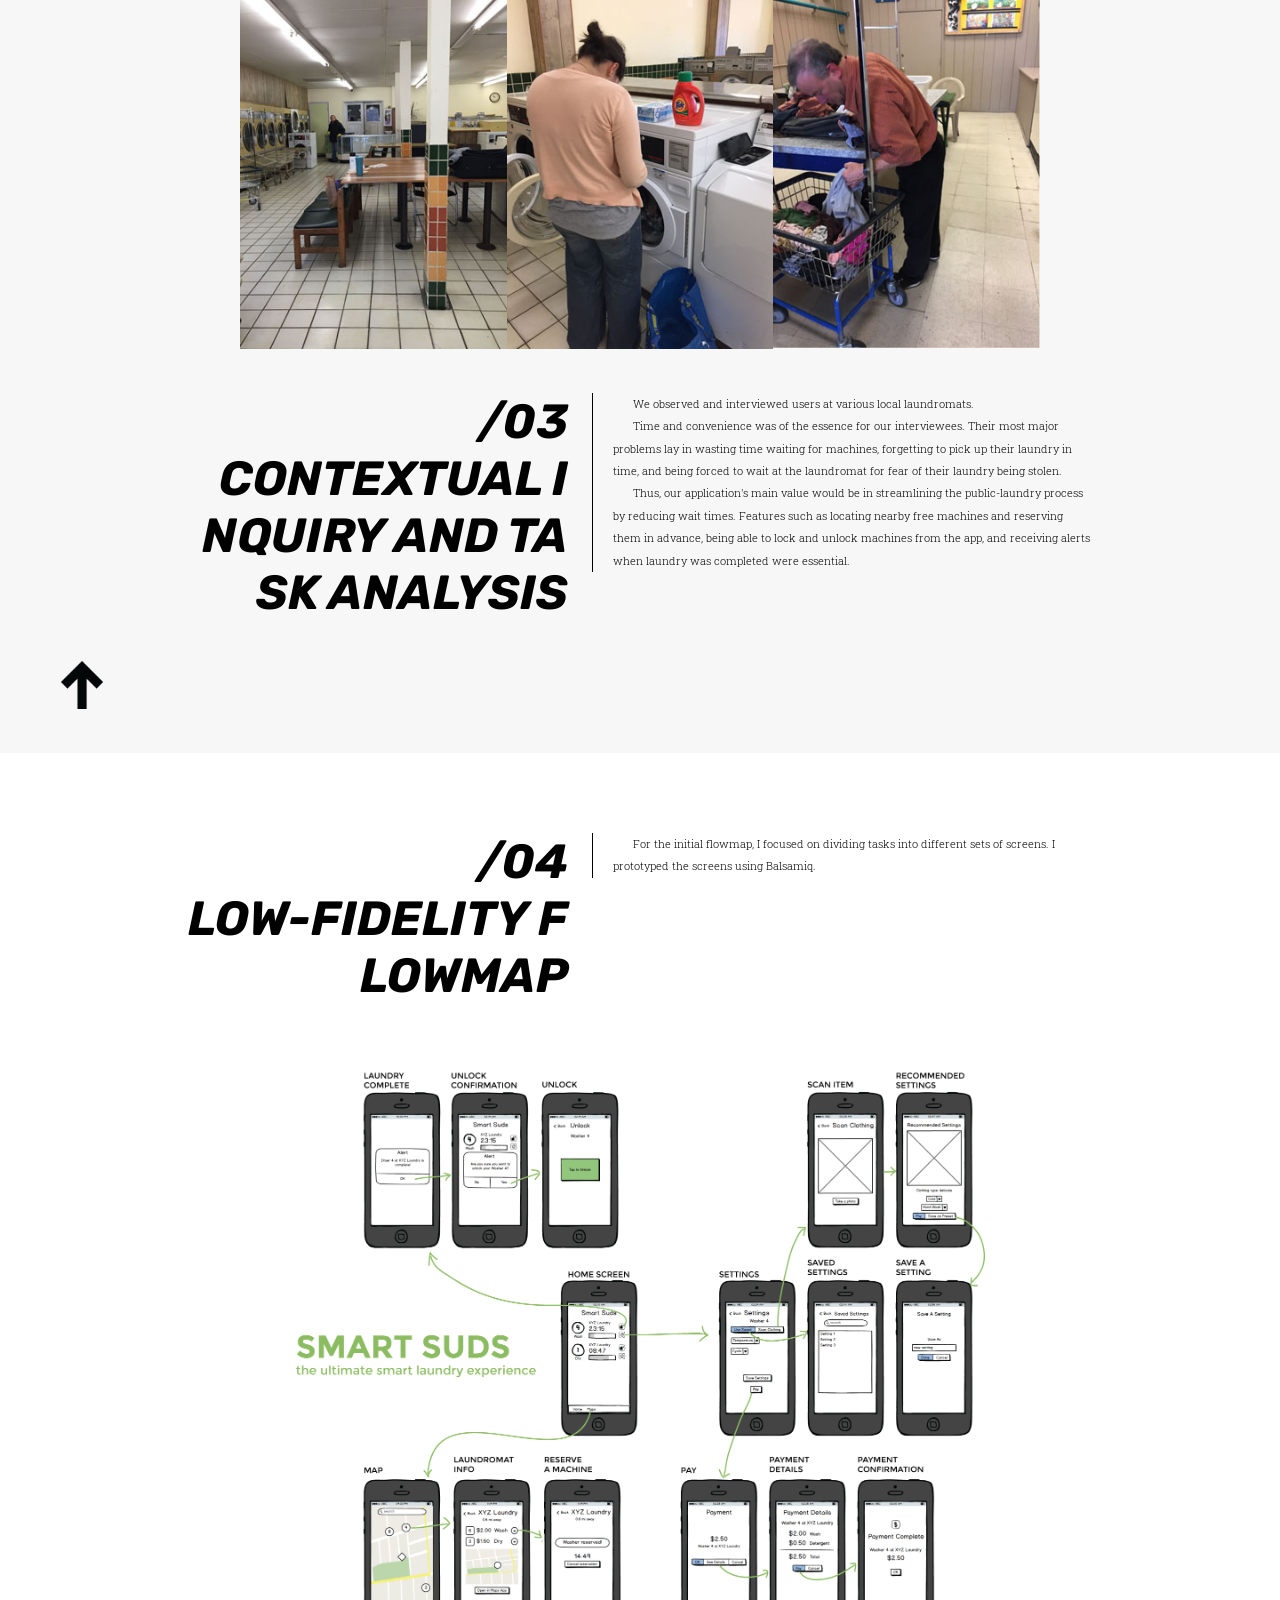
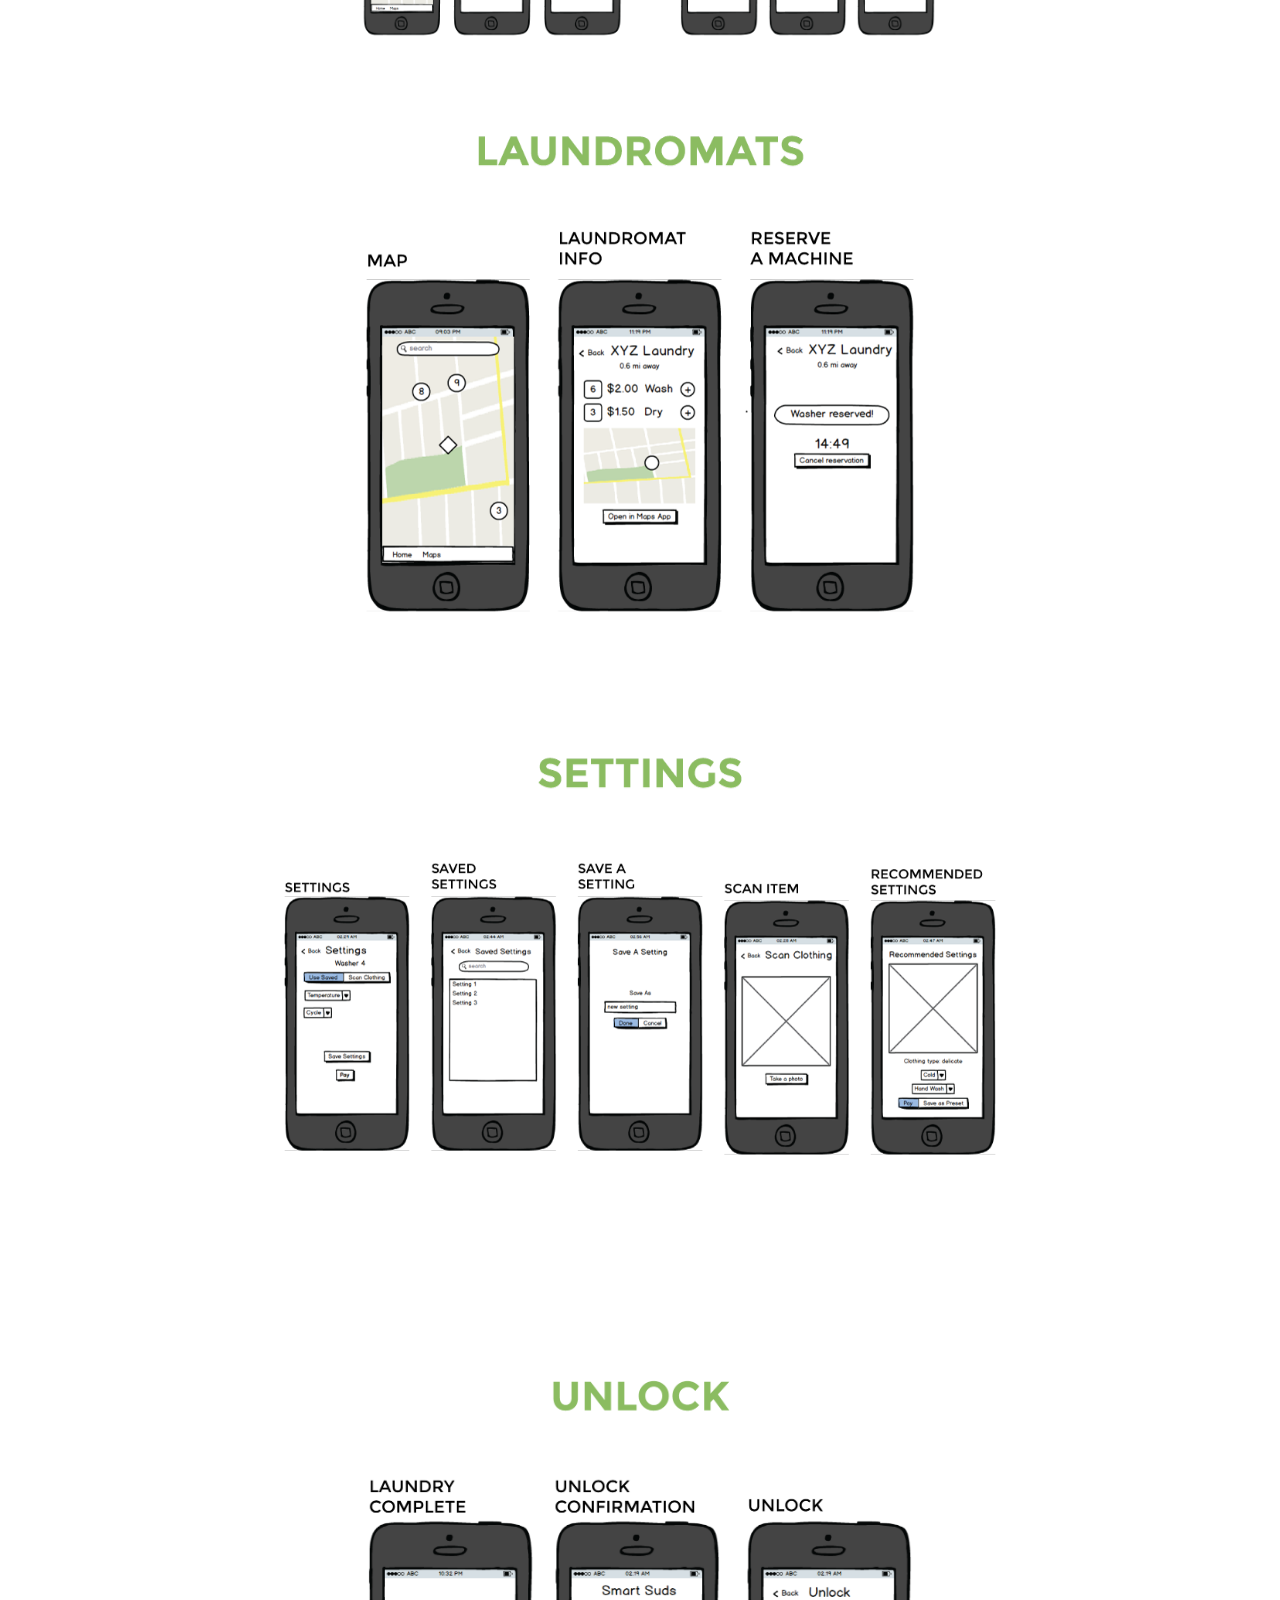
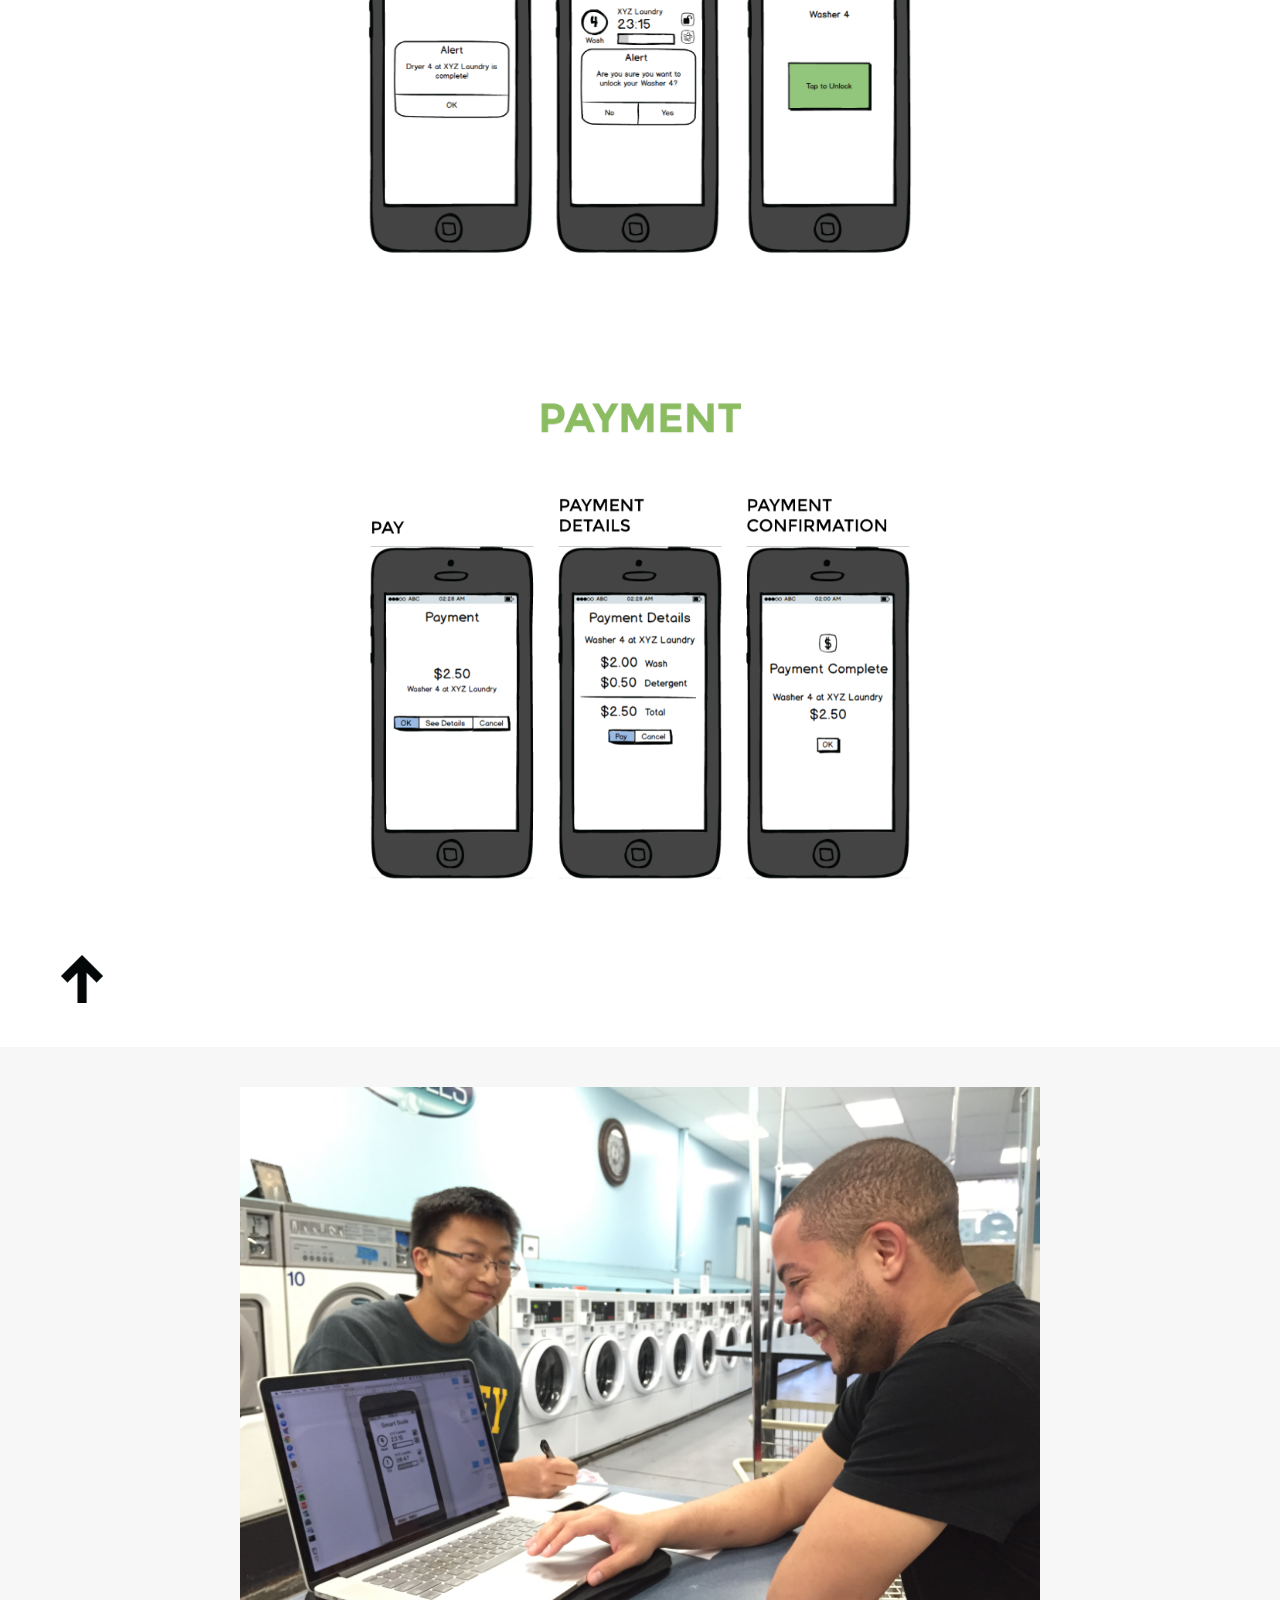
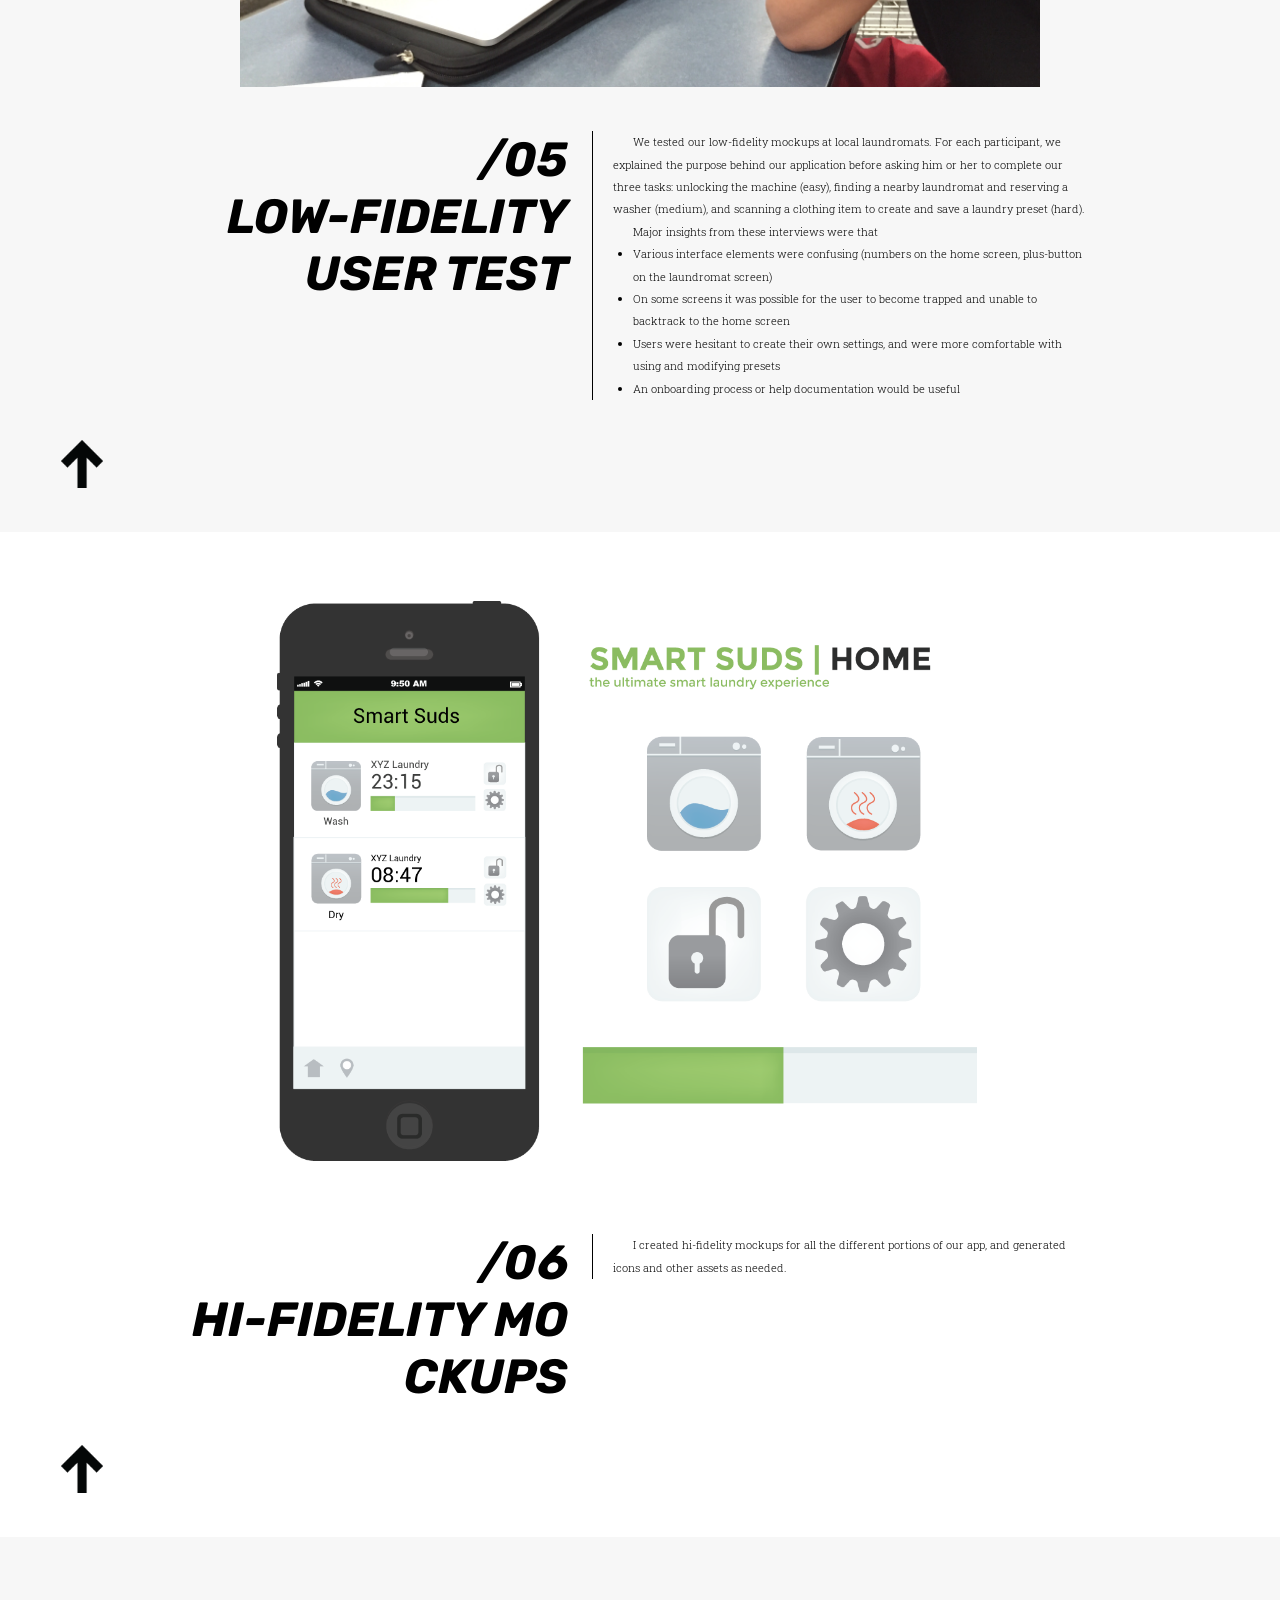
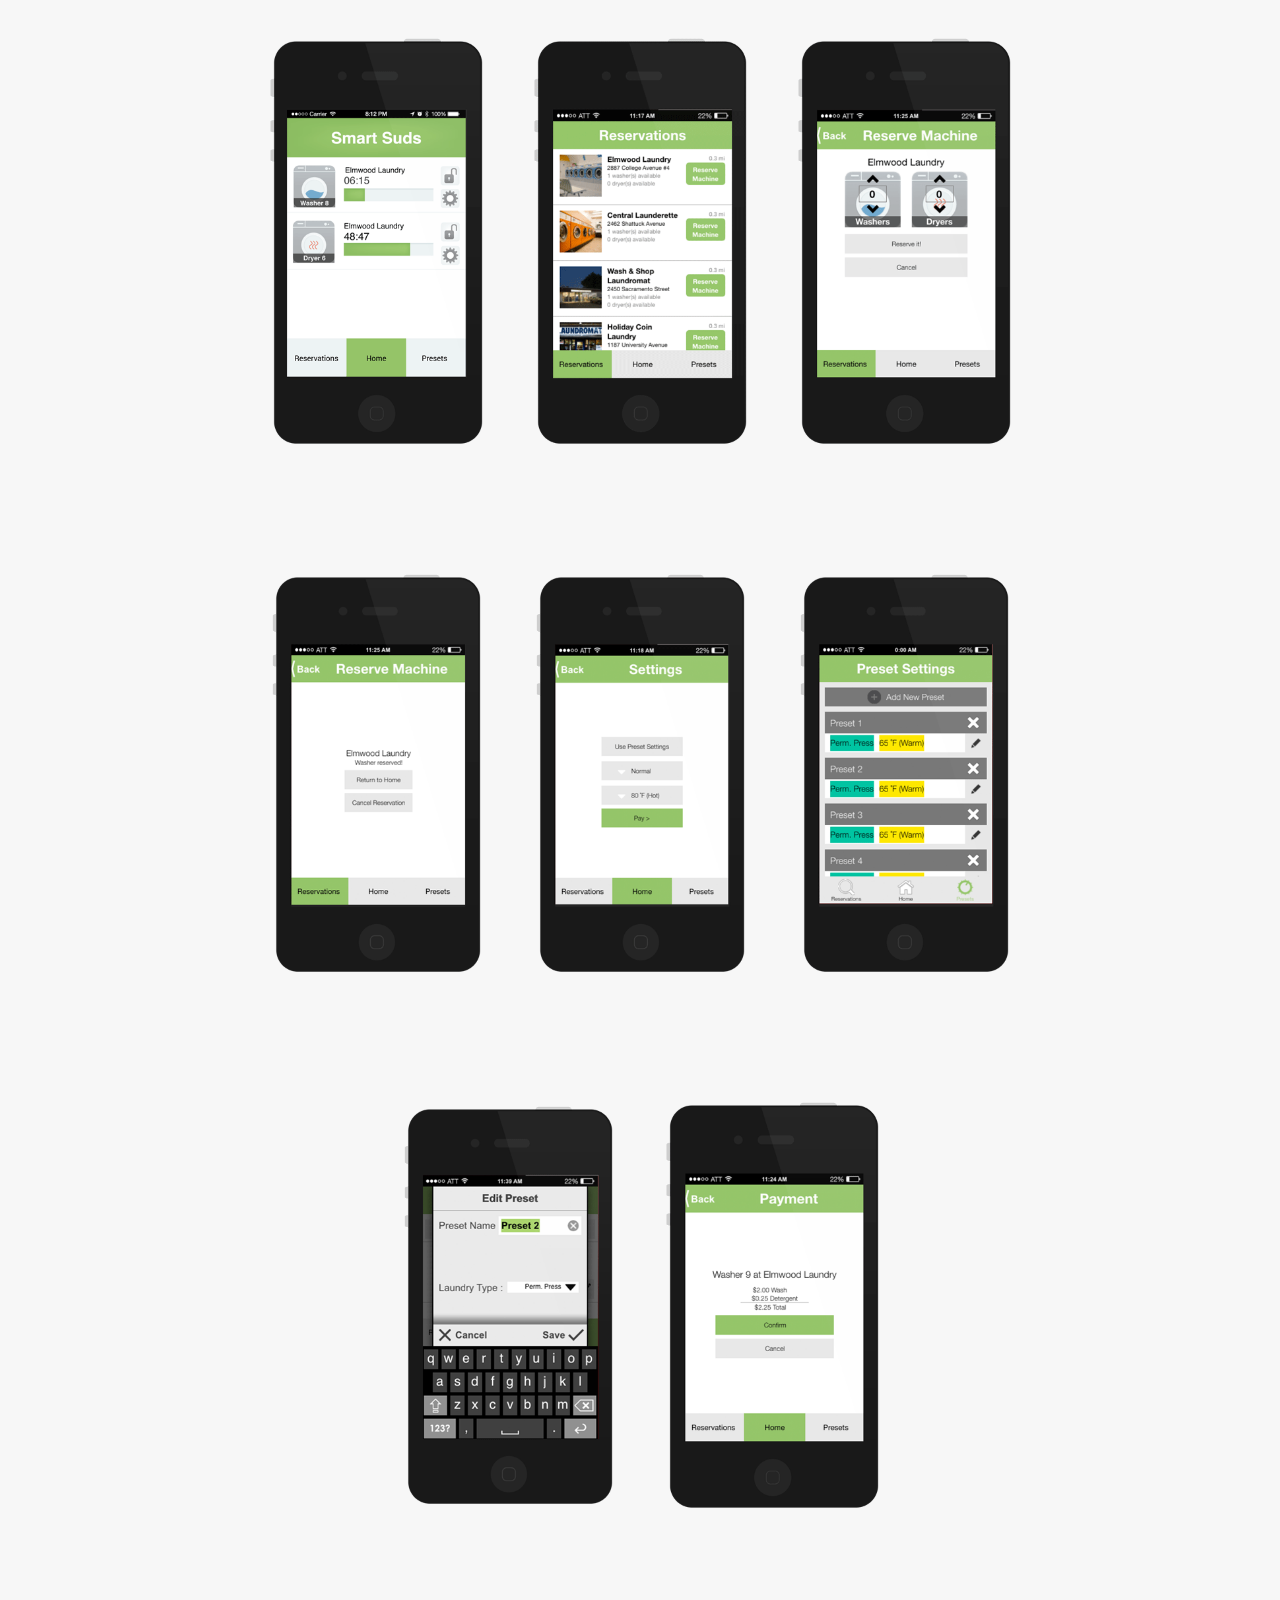
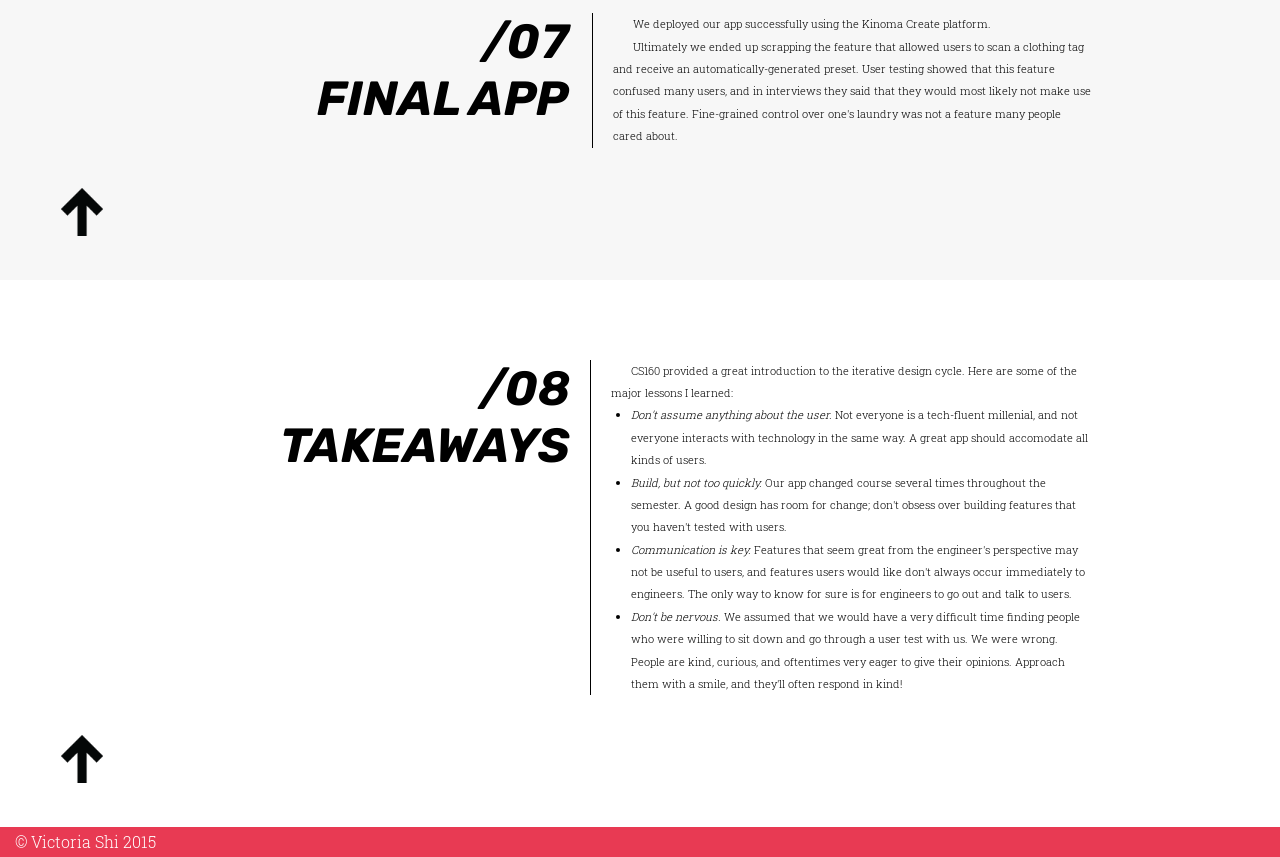
<file: smart-suds.html>
<!DOCTYPE html>
<html lang="en">
<head>
    
<meta charset="UTF-8">
<meta name="description" 
      content="Victoria Shi's Portfolio">
<meta name="author" content="Victoria Shi">
<meta name="viewport" content="width=device-width,initial-scale=1">

<link rel="stylesheet" type="text/css" href="css/style.css">
<link rel="icon" 
      type="image/png" 
      href="favicon.png">
<link href='https://fonts.googleapis.com/css?family=Rubik:300,700italic' rel='stylesheet' type='text/css'>
<link href='https://fonts.googleapis.com/css?family=Roboto+Slab:300' rel='stylesheet' type='text/css'>
<script src="https://ajax.googleapis.com/ajax/libs/jquery/1.11.3/jquery.min.js"></script>
<script src="js/vs.js"></script>

<title>Victoria Shi's Portfolio</title>
</head>
<body>
<div class="top">
    <div class="navbar-icon">
        <a href="index.html"><img src="images/personal-icon.png"></a>
    </div>
    <div class="navbar">
        <ul>
        <li><a href="/index.html">Home</a></li>
        <li><a href="/graphic.html">Graphic</a></li>
        <li><a href="/illustration.html">Illustration</a></li>
        <li><a href="/mobile.html">Mobile</a></li>
        <li><a href="/web.html">Web</a></li>
    </ul>
    <div class="underbar"></div>
    </div>
    
</div>
<div class="header" id="header-smart-suds">
    <span class="text-emphasis"><p>/Smart Suds</p></span>
</div>
<div class="smart-suds-container" style="background-color: #f7f7f7;">
    <div class="item">
        <div class="caption">
            <div class="title">
                <p>/01</p>
                <p>Intro</p>
            </div><div class="text-light description">
                <div class="line"></div>
            <p>In Spring 2015, I took CS160, UC Berkeley's User Interface Design course. Throughout the semester, I and three other team members worked on developing a mobile companion application for an IOT (internet of things) smart laundry machine system.</p>
                <div class="line"></div>
            </div>
        </div>
    </div>
    <div class="item">
        <div class="screens">
            <div class="img-container">
                <img src="images/smart-suds/app_design_1.jpg">
            </div>
            <div class="img-container">
                <img src="images/smart-suds/app_design_2.jpg">
            </div>
        </div>
        <div class="caption">
            <div class="title">
                <p>/02</p>
                <p>Initial Sketches</p>
            </div><div class="text-light description">
                <div class="line"></div>
                <p>These sketches helped our team clarify the app's features and what information it would display. They also provided a rough feel for the flow of the app's various screens.</p>
            <p>We planned for the app to allow users to</p>
            <ul style="text-indent: 0;">
                <li>Find nearby laundromats and their prices</li>
                <li>Check for free laundry machines</li>
                <li>Reserve machines</li>
                <li>Adjust machine settings</li>
                <li>Securely lock and unlock machines</li>
                <li>View progress and remaining time for different laundry jobs</li>
                <li>Receive alerts for finished laundry</li>
                <li>Pay for laundry</li>
            </ul>
            
                <div class="line"></div>
            </div>
        </div>
        <div class="up-button dark"></div>
    </div>
    <div class="item">
        <div class="screens">
            <div class="img-container">
                <img src="images/smart-suds/contextual_inquiry1.jpg">
            </div>
            <div class="img-container">
                <img src="images/smart-suds/contextual_inquiry2.jpg">
            </div>
            <div class="img-container">
                <img src="images/smart-suds/contextual_inquiry3.jpg">
            </div>
        </div>
        <div class="caption">
            <div class="title">
                <p>/03</p>
                <p>Contextual Inquiry and Task Analysis</p></div>
            <div class="text-light description">
                <div class="line"></div>
                <p>We observed and interviewed users at various local laundromats.</p>
                <p>Time and convenience was of the essence for our interviewees. Their most major problems lay in wasting time waiting for machines, forgetting to pick up their laundry in time, and being forced to wait at the laundromat for fear of their laundry being stolen.</p>
                <p>Thus, our application's main value would be in streamlining the public-laundry process by reducing wait times. Features such as locating nearby free machines and reserving them in advance, being able to lock and unlock machines from the app, and receiving alerts when laundry was completed were essential.</p>
                <div class="line"></div>
            </div>
        </div>
        <div class="up-button dark"></div>
    </div>
    <div class="item full-vertical">
        <div class="caption">
            <div class="title">
                <p>/04</p>
                <p>Low-fidelity Flowmap</p></div>
            <div class="text-light description">
                <div class="line"></div>
                <p>For the initial flowmap, I focused on dividing tasks into different sets of screens. I prototyped the screens using Balsamiq.</p>
                <div class="line"></div>
            </div>
        </div>
        <div class="screens">
            <div class="img-container">
                <img src="images/smart-suds/flow.png">
            </div>
            <div class="img-container">
                <img src="images/smart-suds/flow_laundromats.png">
            </div>
            <div class="img-container">
                <img src="images/smart-suds/flow_settings.png">
            </div>
            <div class="img-container">
                <img src="images/smart-suds/flow_unlock.png">
            </div>
            <div class="img-container">
                <img src="images/smart-suds/flow_payment.png">
            </div>
        </div>
        <div class="up-button dark"></div>
    </div>
    <div class="item">
        <div class="screens">
            <div class="img-container">
                <img src="images/smart-suds/low_fidelity_user_test.jpg">
            </div>
        </div>
        <div class="caption">
            <div class="title">
                <p>/05</p>
                <p>Low-fidelity User Test</p></div>
            <div class="text-light description">
                <div class="line"></div>
                <p>We tested our low-fidelity mockups at local laundromats. For each participant, we explained the purpose behind our application before asking him or her to complete our three tasks: unlocking the machine (easy), finding a nearby laundromat and reserving a washer (medium), and scanning a clothing item to create and save a laundry preset (hard).</p>
                <p>Major insights from these interviews were that</p>
                <ul>
                    <li>Various interface elements were confusing (numbers on the home screen, plus-button on the laundromat screen)</li>
                    <li>On some screens it was possible for the user to become trapped and unable to backtrack to the home screen
</li>
                    <li>Users were hesitant to create their own settings, and were more comfortable with using and modifying presets
</li>
                    <li>An onboarding process or help documentation would be useful
</li>
                </ul>
                <div class="line"></div>
            </div>
        </div>
        <div class="up-button dark"></div>
    </div>
    <div class="item">
        <div class="screens">
            <div class="img-container">
                <img src="images/smart-suds/hi-fidelity_home.png">
            </div>
        </div>
        <div class="caption">
            <div class="title">
                <p>/06</p>
                <p>Hi-fidelity mockups</p></div>
            <div class="text-light description">
                <div class="line"></div>
                <p>I created hi-fidelity mockups for all the different portions of our app, and generated icons and other assets as needed.</p>
                <div class="line"></div>
            </div>
        </div>
        <div class="up-button dark"></div>
    </div>
    <div class="item" id="final-app">
        <div class="screens">
            <div class="img-container">
                <img src="images/mobile/smart-suds-home.png">
            </div>
            <div class="img-container">
                <img src="images/mobile/smart-suds-reservations.png">
            </div>
            <div class="img-container">
                <img src="images/mobile/smart-suds-reserve.png">
            </div>
            <div class="img-container">
                <img src="images/mobile/smart-suds-reserve-confirm.png">
            </div>
            <div class="img-container">
                <img src="images/mobile/smart-suds-settings.png">
            </div>
            <div class="img-container">
                <img src="images/mobile/smart-suds-presets.png">
            </div>
            <div class="img-container">
                <img src="images/mobile/smart-suds-edit-preset.png">
            </div>

            <div class="img-container">
                <img src="images/mobile/smart-suds-pay.png">
            </div>

        </div>
        <div class="caption">
            <div class="title">
                <p>/07</p>
                <p>Final app</p></div>
            <div class="text-light description">
                <div class="line"></div>
                <p>We deployed our app successfully using the Kinoma Create platform.</p>
                <p>Ultimately we ended up scrapping the feature that allowed users to scan a clothing tag and receive an automatically-generated preset. User testing showed that this feature confused many users, and in interviews they said that they would most likely not make use of this feature. Fine-grained control over one's laundry was not a feature many people cared about.</p>
                <div class="line"></div>
            </div>
        </div>
        <div class="up-button dark"></div>
    </div>
    <div class="item">
        <div class="caption">
            <div class="title">
                <p>/08</p>
                <p>Takeaways</p>
            </div><div class="text-light description">
                <div class="line"></div>
            <p>CS160 provided a great introduction to the iterative design cycle. Here are some of the major lessons I learned:</p>
            <ul>
                <li><em>Don't assume anything about the user.</em> Not everyone is a tech-fluent millenial, and not everyone interacts with technology in the same way. A great app should accomodate all kinds of users.</li>
                <li><em>Build, but not too quickly.</em> Our app changed course several times throughout the semester. A good design has room for change; don't obsess over building features that you haven't tested with users.</li>
                <li><em>Communication is key.</em> Features that seem great from the engineer's perspective may not be useful to users, and features users would like don't always occur immediately to engineers. The only way to know for sure is for engineers to go out and talk to users.</li>
                <li><em>Don't be nervous.</em> We assumed that we would have a very difficult time finding people who were willing to sit down and go through a user test with us. We were wrong. People are kind, curious, and oftentimes very eager to give their opinions. Approach them with a smile, and they'll often respond in kind!</li>
            </ul>
                <div class="line"></div>
            </div>
        </div>
        <div class="up-button dark"></div>
    </div>
</div>
<div class="footer">
    <p>&copy; Victoria Shi 2015</p>
</div>

</body>
</html>
</file>
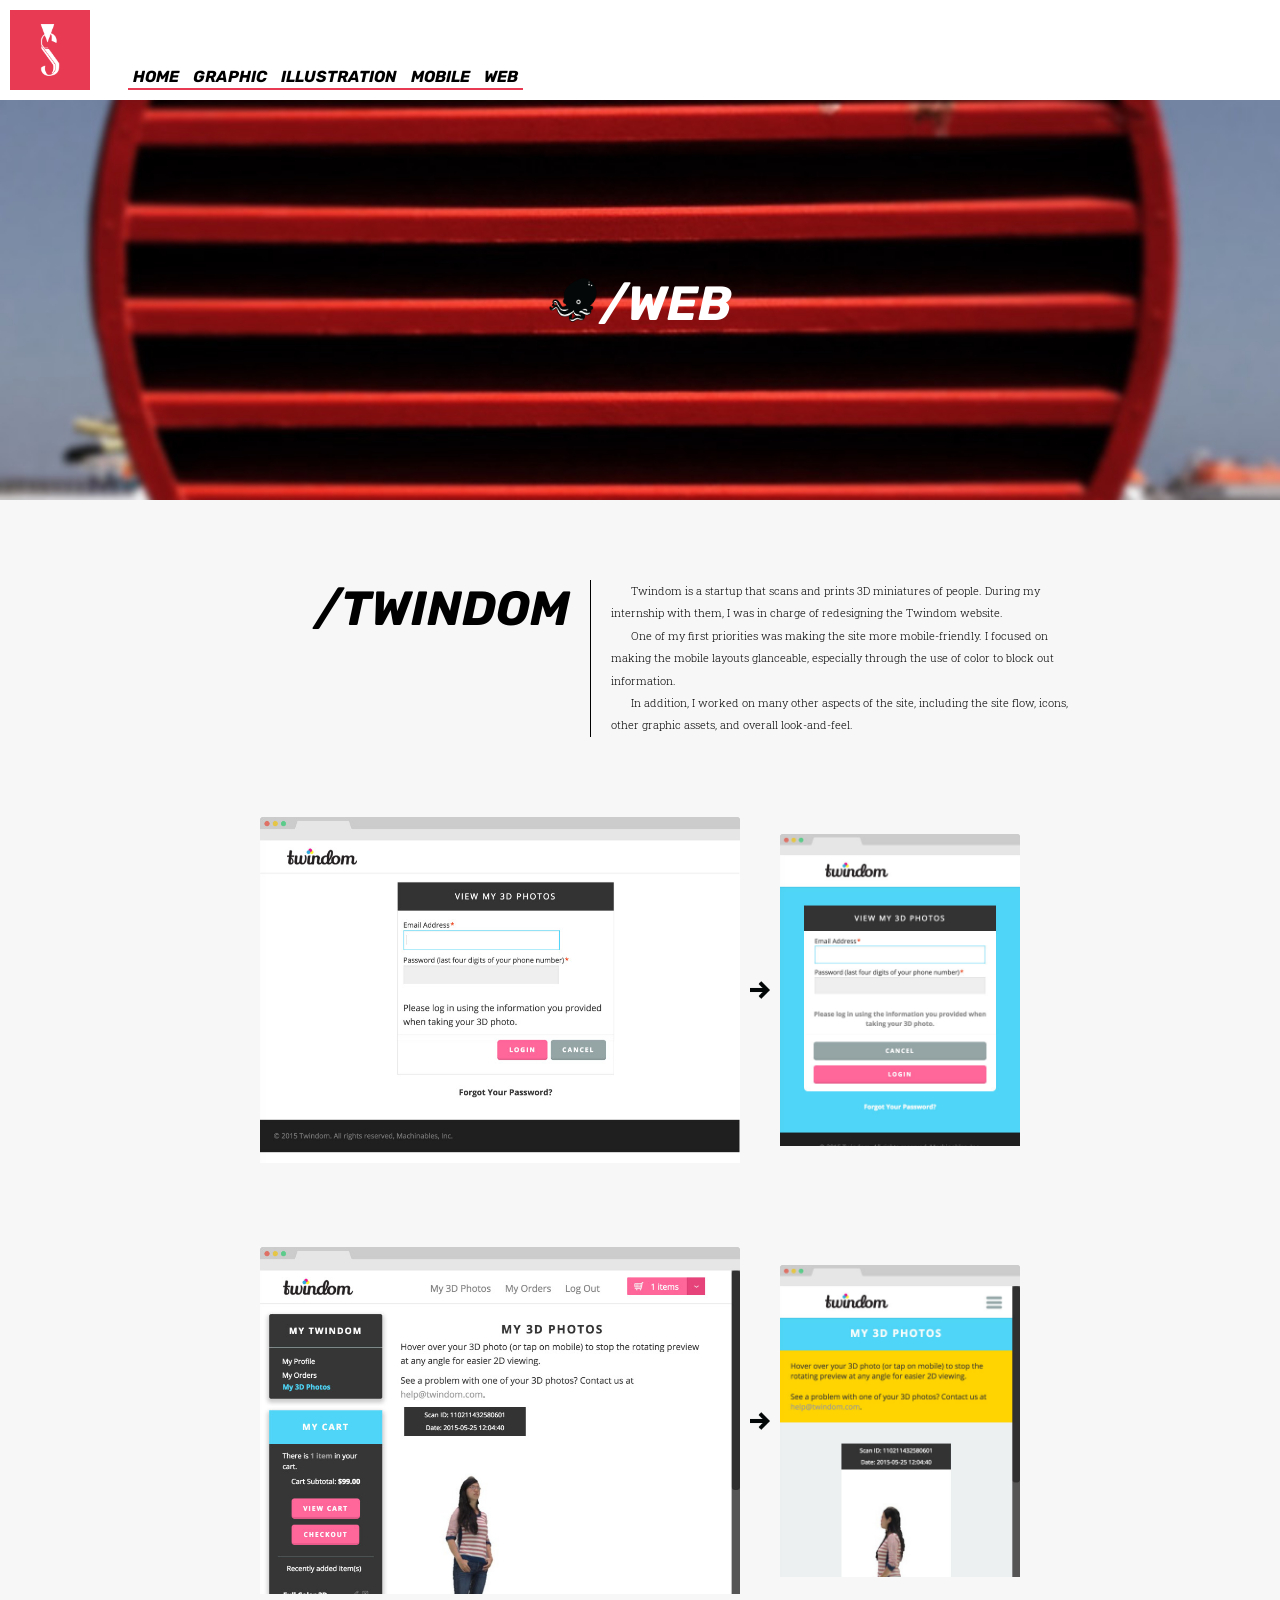
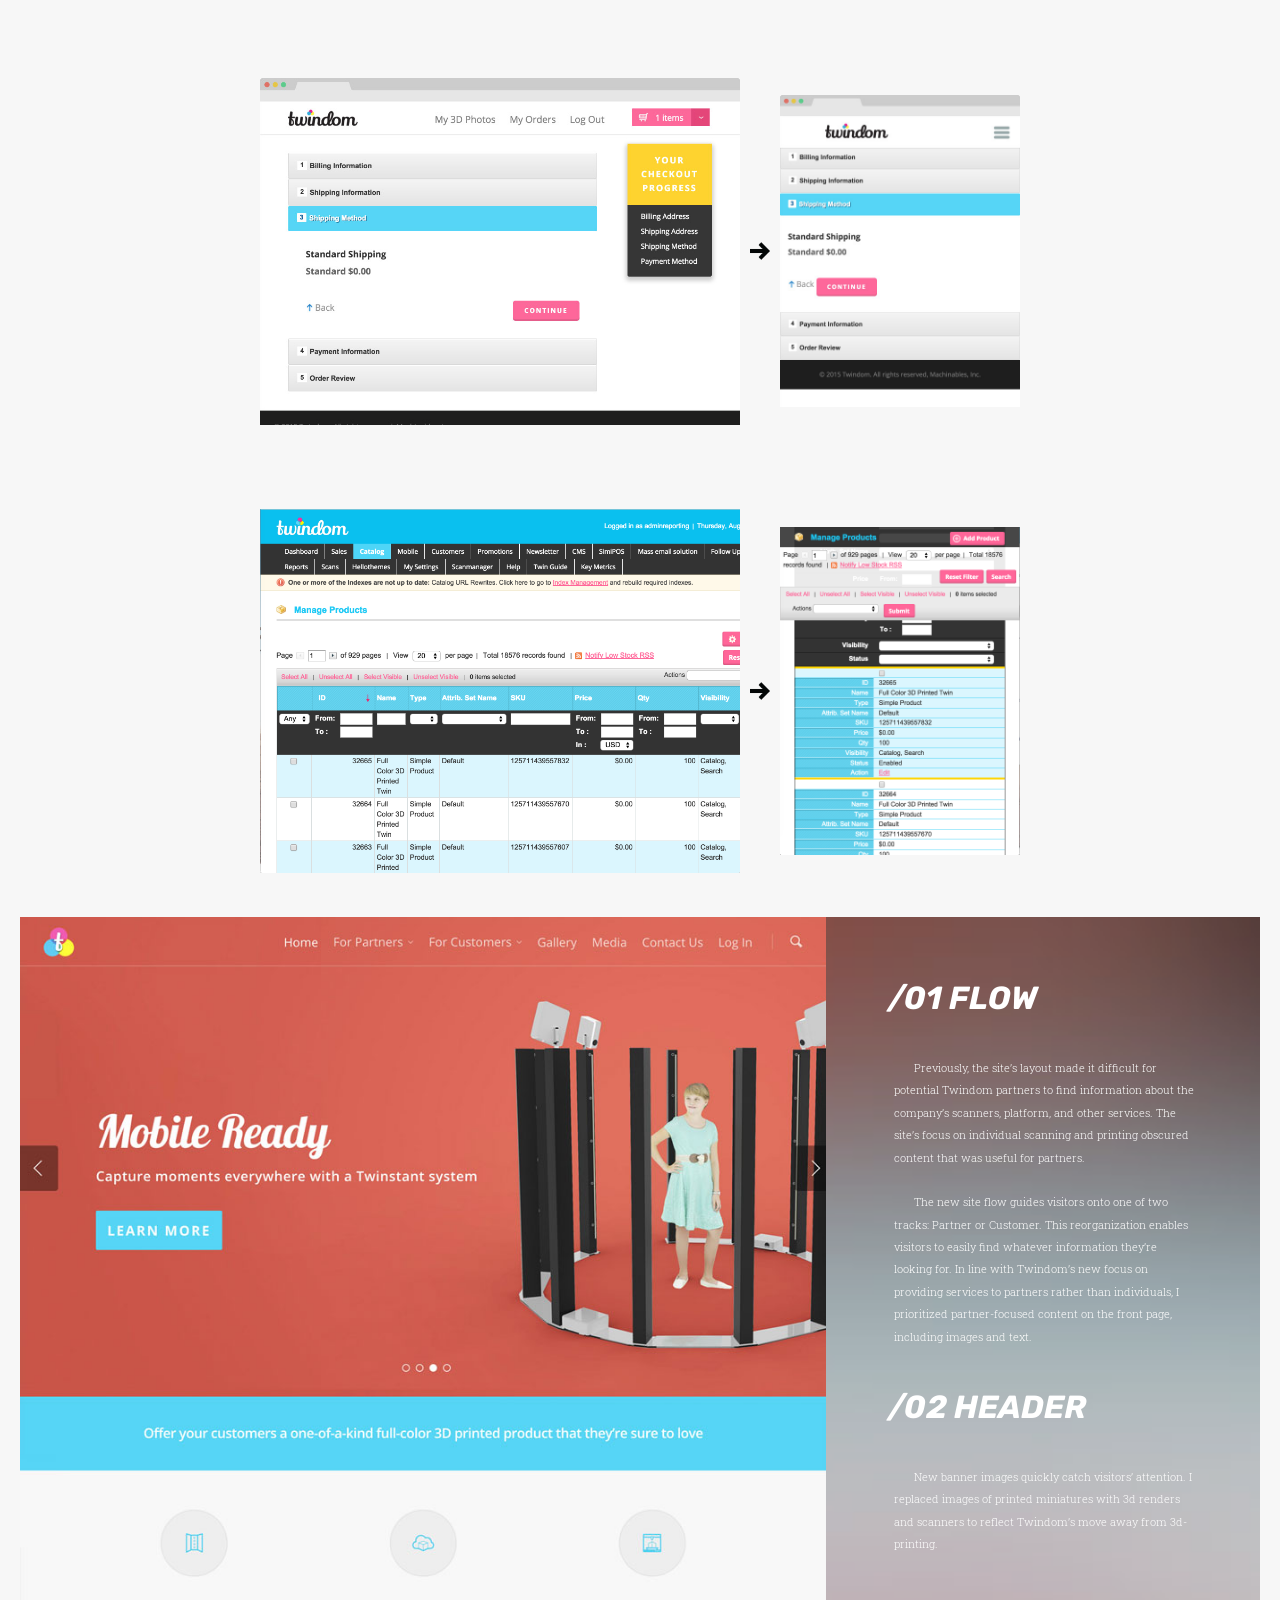
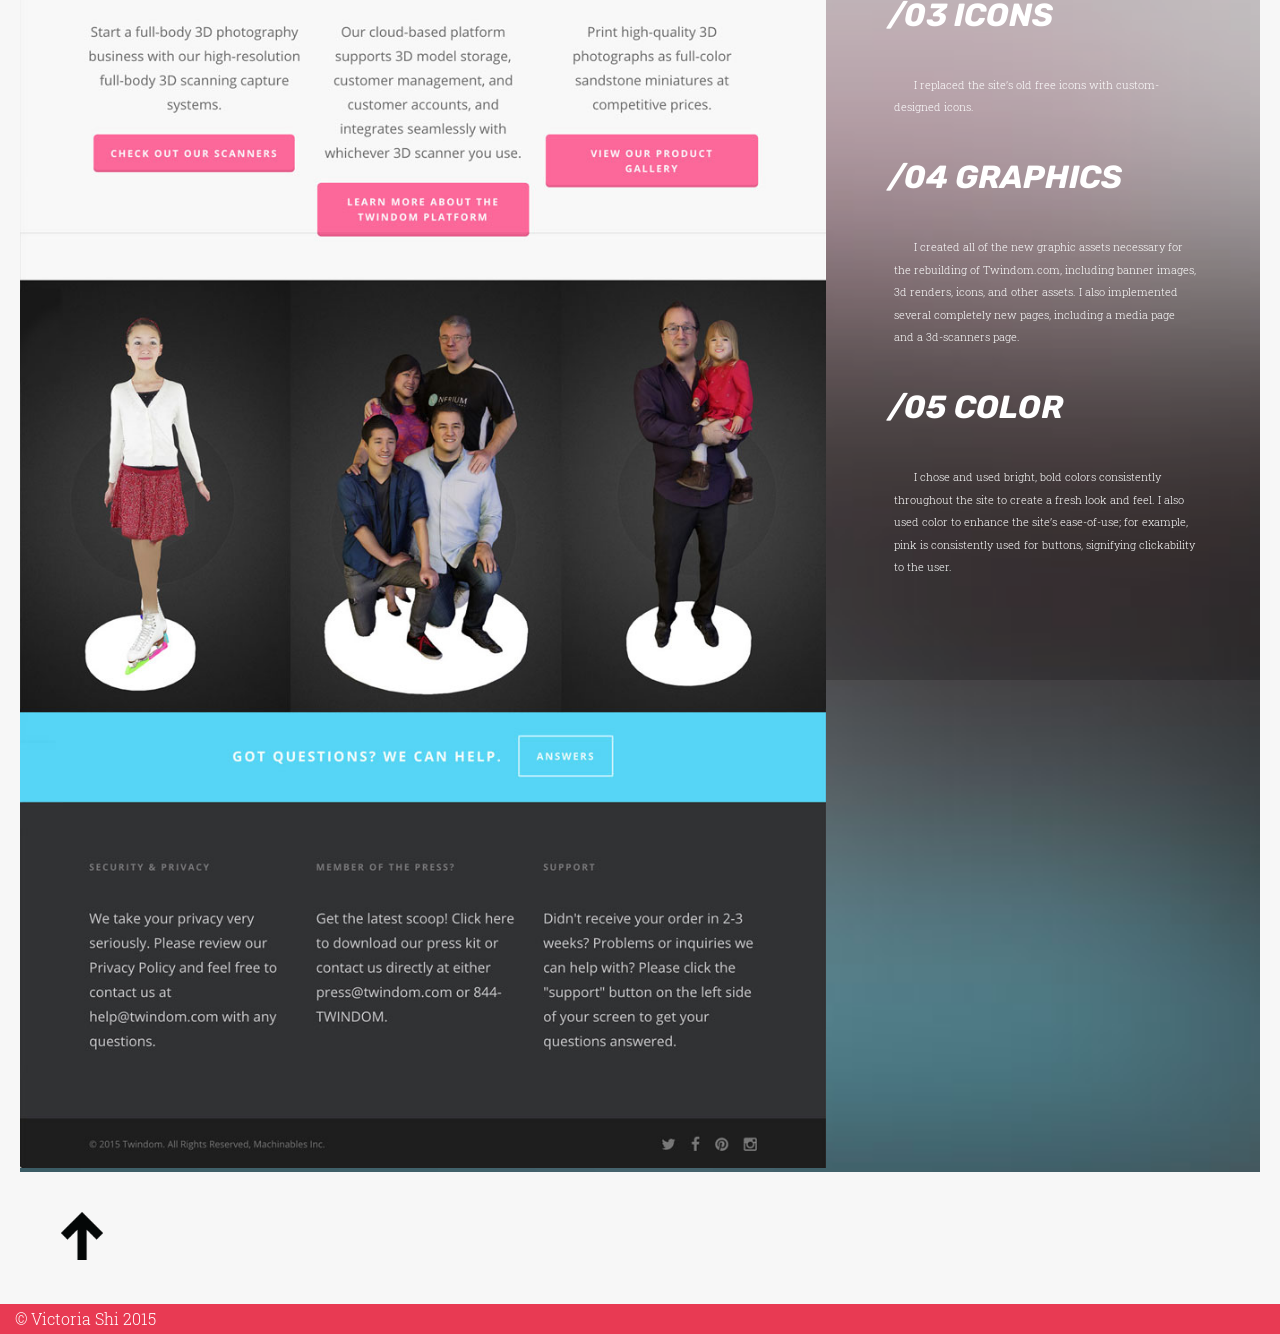
<file: web.html>
<!DOCTYPE html>
<html lang="en">
<head>
<meta charset="UTF-8">
<meta name="description" 
      content="Victoria Shi's Portfolio - Web Design">
<meta name="author" content="Victoria Shi">
<meta name="viewport" content="width=device-width,initial-scale=1">

<link rel="stylesheet" type="text/css" href="css/style.css">
<link rel="icon" 
      type="image/png" 
      href="favicon.png">
<link href='https://fonts.googleapis.com/css?family=Rubik:300,700italic' rel='stylesheet' type='text/css'>
<link href='https://fonts.googleapis.com/css?family=Roboto+Slab:300' rel='stylesheet' type='text/css'>
<script src="https://ajax.googleapis.com/ajax/libs/jquery/1.11.3/jquery.min.js"></script>
<script src="/js/vs.js"></script>

<title>Victoria Shi's Portfolio</title>
</head>
<body>
<div class="top">
    <div class="navbar-icon">
        <a href="index.html"><img src="images/personal-icon.png"></a>
    </div>
    <div class="navbar">
        <ul>
        <li><a href="/index.html">Home</a></li>
        <li><a href="/graphic.html">Graphic</a></li>
        <li><a href="/illustration.html">Illustration</a></li>
        <li><a href="/mobile.html">Mobile</a></li>
        <li><a href="/web.html">Web</a></li>
    </ul>
    <div class="underbar"></div>
    </div>
    
</div>
<div class="header" id="header-web">
    <img src="images/octopus-4.png">
    <span class="text-emphasis"><p>/Web</p></span>
</div>
<div class="web-container" style="background-color: #f7f7f7;">
    <div class="item">
        <div class="caption">
            <div class="title">
                <p>/Twindom</p>
            </div><div class="text-light description">
                <div class="line"></div>
                <p>Twindom is a startup that scans and prints 3D miniatures of people. During my internship with them, I was in charge of redesigning the Twindom website.</p>
            <p>One of my first priorities was making the site more mobile-friendly. I focused on making the mobile layouts glanceable, especially through the use of color to block out information.</p>
            <p>In addition, I worked on many other aspects of the site, including the site flow, icons, other graphic assets, and overall look-and-feel.</p>
                <div class="line"></div>
            </div>
        </div>
<div class="screens">
            <div class="img-container full">
                <img src="images/web/twindom/login_900_disp.jpg">
            </div>
            <div class="img-container arrow">
                <img src="images/icons/arrow_r_black.png">
            </div>
            <div class="img-container small">
                <img src="images/web/twindom/login_500_disp.jpg">
            </div>
            <div class="img-container full">
                <img src="images/web/twindom/my-3d-photos_disp_900.jpg">
            </div>
            <div class="img-container arrow">
                <img src="images/icons/arrow_r_black.png">
            </div>
            <div class="img-container small">
                <img src="images/web/twindom/my-3d-photos_disp_500.jpg">
            </div>
            <div class="img-container full">
                <img src="images/web/twindom/checkout_900_disp.jpg">
            </div>
            <div class="img-container arrow">
                <img src="images/icons/arrow_r_black.png">
            </div>
            <div class="img-container small">
                <img src="images/web/twindom/checkout_500_disp.jpg">
            </div>
            <div class="img-container full">
                <img src="images/web/twindom/products_900.png">
            </div>
            <div class="img-container arrow">
                <img src="images/icons/arrow_r_black.png">
            </div>
            <div class="img-container small">
                <img src="images/web/twindom/products_500-1.png">
            </div>
        </div>
        <div id="stitch-container">
            <img src="images/web/twindom/twindom.com-stitch.jpg"><div id="stitch-text">
            <div class="title">
                <p>/01 Flow</p>
            </div>
            <div class="description">
                <p>Previously, the site’s layout made it difficult for potential Twindom partners to find information about the company’s scanners, platform, and other services. The site’s focus on individual scanning and printing obscured content that was useful for partners.</p>
                <br>
                <p>The new site flow guides visitors onto one of two tracks: Partner or Customer. This reorganization enables visitors to easily find whatever information they’re looking for. In line with Twindom’s new focus on providing services to partners rather than individuals, I prioritized partner-focused content on the front page, including images and text.</p>
            </div>
            <div class="title">
                <p>/02 Header</p>
            </div>
            <div class="description">
                <p>New banner images quickly catch visitors’ attention. I replaced images of printed miniatures with 3d renders and  scanners to reflect Twindom’s move away from 3d-printing.</p>
            </div>
            <div class="title">
                <p>/03 Icons</p>
            </div>
            <div class="description">
                <p>I replaced the site’s old free icons with custom-designed icons.</p>
            </div>
            <div class="title">
                <p>/04 Graphics</p>
            </div>
            <div class="description">
                <p>I created all of the new graphic assets necessary for the rebuilding of Twindom.com, including banner images, 3d renders, icons, and other assets. I also implemented several completely new pages, including a media page and a 3d-scanners page.</p>
            </div>
            <div class="title">
                <p>/05 Color</p>
            </div>
            <div class="description">
                <p>I chose and used bright, bold colors consistently throughout the site to create a fresh look and feel. I also used color to enhance the site’s ease-of-use; for example, pink is consistently used for buttons, signifying clickability to the user.</p>
            </div>
            </div>
        </div>
        <div class="up-button dark"></div>
    </div>

</div>
<div class="footer">
    <p>&copy; Victoria Shi 2015</p>
</div>

</body>
</html>
</file>
<file: css/style.css>
.text-emphasis, .text-emphasis-light, .navbar ul li a, .title-left, .contact .left, .mobile-container .item .caption .title,
.graphic-container .item .caption .title,
.smart-suds-container .item .caption .title,
.web-container .item .caption .title, .web-container #stitch-container #stitch-text .title, #title, .link .content {
  font-family: 'Rubik', 'Helvetica Neue', Helvetica, Arial, sans-serif;
  font-weight: 700;
  font-style: italic;
  font-size: 1em;
  text-transform: uppercase; }

.text-emphasis-light {
  font-style: normal;
  font-weight: 300; }

.text-light, .footer, .navbar ul li, .description-right, .contact .right, .mobile-container .item .caption .description,
.graphic-container .item .caption .description,
.smart-suds-container .item .caption .description,
.web-container .item .caption .description, .web-container #stitch-container #stitch-text .description {
  font-family: 'Roboto Slab', serif;
  font-weight: 300;
  font-size: 1em; }

.footer {
  color: white;
  background-color: #e83a53;
  height: 30px; }
  .footer p {
    line-height: 30px;
    margin-left: 15px; }

.top {
  position: relative;
  background-color: white;
  background-position: left center;
  background-size: 120% auto;
  width: 100vw;
  height: 10vw;
  min-height: 50px;
  max-height: 100px; }

.navbar {
  position: absolute;
  left: 10vw;
  bottom: 10px;
  max-width: 90vw; }
  .navbar ul li {
    padding: 2px 5px;
    color: white;
    display: inline-block; }
    .navbar ul li a {
      color: black; }
    .navbar ul li a:hover {
      color: #e83a53; }
    .navbar ul li a:active {
      color: #e83a53; }
  .navbar .underbar {
    height: 2px;
    background-color: #e83a53; }

.navbar-icon {
  box-sizing: border-box;
  padding: 10px;
  width: 10vw;
  height: 10vw;
  min-height: 50px;
  max-height: 100px;
  min-width: 50px;
  max-width: 100px;
  background-color: white;
  position: absolute; }
  .navbar-icon img {
    width: 100%;
    height: auto; }

@media only screen and (max-width: 500px) {
  .top {
    text-align: center;
    height: auto;
    min-height: inherit;
    box-sizing: border-box; }

  .navbar-icon {
    padding: 0;
    margin-top: 5px;
    position: static;
    overflow: hidden;
    float: none;
    text-align: center;
    min-width: 100vw;
    display: block; }
    .navbar-icon img {
      display: inline-block;
      margin-right: auto;
      margin-left: auto;
      height: 100%;
      width: auto; }

  .navbar {
    text-align: center;
    padding-left: 5px;
    padding-bottom: 5px;
    position: static;
    display: block;
    width: auto;
    margin-bottom: 10px; }
    .navbar ul li a {
      font-size: 1em; } }
.grid-sizer,
.grid-item {
  width: 20%;
  box-sizing: border-box; }

.grid-item--width-2 {
  width: 40%; }

.grid-item {
  float: left; }

.grid-item img {
  display: block;
  max-width: 100%; }

#hundred-days {
  background-color: #ecf0f1;
  padding: 10% 5%;
  font-size: 1em;
  box-sizing: border-box; }
  #hundred-days p {
    text-indent: 1em; }
  #hundred-days hr {
    margin: 10px 0; }

@media only screen and (min-width: 900px) and (max-width: 1250px) {
  .grid-sizer,
  .grid-item {
    width: 25%; }

  .grid-item--width-2 {
    width: 50%; } }
@media only screen and (min-width: 550px) and (max-width: 900px) {
  .grid-sizer,
  .grid-item {
    width: 33.333%; }

  .grid-item--width-2 {
    width: 66.667%; } }
@media only screen and (max-width: 550px) and (min-width: 320px) {
  .grid-sizer,
  .grid-item {
    width: 50%; }

  .grid-item--width-2 {
    width: 100%; } }
/* Smartphones (portrait) ----------- */
@media only screen and (max-width: 320px) {
  .grid-sizer,
  .grid-item {
    width: 100%; } }
* {
  padding: 0;
  margin: 0; }

a {
  text-decoration: none;
  color: inherit; }

.title-left, .contact .left, .mobile-container .item .caption .title,
.graphic-container .item .caption .title,
.smart-suds-container .item .caption .title,
.web-container .item .caption .title, .web-container #stitch-container #stitch-text .title {
  vertical-align: top;
  display: inline-block;
  word-break: break-all;
  width: 40%;
  padding-right: 2%;
  text-align: right;
  box-sizing: border-box;
  font-size: 3em; }
  .title-left a, .contact .left a, .mobile-container .item .caption .title a,
  .graphic-container .item .caption .title a,
  .smart-suds-container .item .caption .title a,
  .web-container .item .caption .title a, .web-container #stitch-container #stitch-text .title a {
    color: inherit; }
  .title-left a:hover, .contact .left a:hover, .mobile-container .item .caption .title a:hover,
  .graphic-container .item .caption .title a:hover,
  .smart-suds-container .item .caption .title a:hover,
  .web-container .item .caption .title a:hover, .web-container #stitch-container #stitch-text .title a:hover {
    opacity: 0.5; }

.title-center {
  font-size: 3em;
  word-break: normal;
  width: 100%;
  padding: 0;
  text-align: center;
  border: none;
  display: inline; }

.description-center {
  border: none;
  padding-left: 0;
  width: 100%; }

.description-right, .contact .right, .mobile-container .item .caption .description,
.graphic-container .item .caption .description,
.smart-suds-container .item .caption .description,
.web-container .item .caption .description, .web-container #stitch-container #stitch-text .description {
  border-left: 1px solid black;
  line-height: 2em;
  box-sizing: border-box;
  vertical-align: top;
  display: inline-block;
  font-size: .7em;
  text-indent: 20px;
  text-align: left;
  padding-left: 2%;
  width: 50%;
  text-transform: none; }

.large-banner, #title, #about, .header {
  width: 100vw;
  height: 40vw;
  min-height: 250px;
  max-height: 400px;
  text-align: center; }

#title {
  background-color: #e83a53; }
  #title p {
    color: white;
    display: inline-block;
    font-size: 2em;
    padding: 0 5vw;
    position: relative;
    top: 50%;
    -webkit-transform: translateY(-50%);
    -ms-transform: translateY(-50%);
    transform: translateY(-50%); }

.contact {
  margin-right: auto;
  margin-left: auto;
  max-width: 800px;
  padding: 40px 0;
  text-align: center; }
  .contact a {
    text-decoration: underline; }
  .contact a:hover {
    opacity: 0.5; }
  .contact .left {
    word-break: keep-all; }
  .contact .right {
    font-size: 1em; }
  .contact .contact-links-container {
    display: -webkit-box;
    display: -webkit-flex;
    display: -moz-flex;
    display: -ms-flexbox;
    display: flex;
    -webkit-box-pack: center;
    -ms-flex-pack: center;
    -webkit-justify-content: center;
    -moz-justify-content: center;
    justify-content: center; }
  .contact img {
    max-width: 80%; }

#about {
  background-color: black;
  background-image: url(/images/sf-night.jpg);
  background-size: cover;
  background-position: center center;
  text-align: center; }
  #about span {
    line-height: 1.5em;
    color: white;
    display: inline-block;
    padding: 0 1vw;
    position: relative;
    top: 50%;
    -webkit-transform: translateY(-50%);
    -ms-transform: translateY(-50%);
    transform: translateY(-50%); }
  #about span.names {
    text-align: left; }
  #about span.positions {
    text-align: right; }

.link-container {
  text-align: center;
  background-color: #e83a53; }

.link {
  background-color: #e83a53;
  padding: 2vw 0;
  text-align: center; }
  .link:hover {
    color: white; }
  .link .img-fill {
    -webkit-transition: background-color 0.3s;
    -moz-transition: background-color 0.3s;
    -ms-transition: background-color 0.3s;
    -o-transition: background-color 0.3s;
    transition: background-color 0.3s;
    display: inline-block;
    width: 50%;
    padding: 0; }
    .link .img-fill.light {
      background-color: white; }
    .link .img-fill.dark {
      background-color: black; }
    .link .img-fill:hover {
      background-color: #e83a53; }
    .link .img-fill img {
      width: 100%;
      vertical-align: bottom; }
  .link .content {
    padding: 1vw 0;
    font-size: 2em; }
    .link .content span a {
      color: white; }
    .link .content span a:hover {
      color: black; }

.header {
  background-position: center center;
  background-size: cover; }
  .header span {
    display: inline-block;
    position: relative;
    top: 50%;
    -webkit-transform: translateY(-50%);
    -ms-transform: translateY(-50%);
    transform: translateY(-50%);
    font-size: 2em;
    color: white; }
  .header img {
    height: 2em;
    position: relative;
    top: 50%;
    -webkit-transform: translateY(-50%);
    -ms-transform: translateY(-50%);
    transform: translateY(-50%); }
  .header#header-illustration {
    background-image: url(/images/illustration.JPG); }
  .header#header-mobile {
    background-image: url(/images/mobile.jpg); }
  .header#header-graphic {
    background-image: url(/images/graphic.jpg); }
  .header#header-smart-suds {
    background-image: url(/images/smart-suds/laundromat.jpg); }
  .header#header-web {
    background-image: url(/images/stripes2-edited.jpg); }

.illustration-container {
  text-align: center;
  padding: 5%;
  max-width: 1000px;
  margin-right: auto;
  margin-left: auto;
  background-color: white;
  -webkit-box-align: center;
  -ms-flex-align: center;
  -webkit-align-items: center;
  -moz-align-items: center;
  align-items: center;
  display: -webkit-box;
  display: -webkit-flex;
  display: -moz-flex;
  display: -ms-flexbox;
  display: flex;
  -webkit-flex-wrap: wrap;
  -moz-flex-wrap: wrap;
  -ms-flex-wrap: wrap;
  flex-wrap: wrap;
  -webkit-box-direction: normal;
  -webkit-box-orient: horizontal;
  -webkit-flex-direction: row;
  -moz-flex-direction: row;
  -ms-flex-direction: row;
  flex-direction: row;
  -ms-flex-pack: distribute;
  -webkit-justify-content: space-around;
  -moz-justify-content: space-around;
  justify-content: space-around; }
  .illustration-container .item {
    border: 1px solid #f7f7f7;
    margin-bottom: 1%;
    padding: 5px;
    position: relative;
    overflow: hidden;
    box-sizing: border-box;
    background-color: white;
    width: 49%; }
    .illustration-container .item img {
      width: 100%;
      height: auto;
      position: relative; }
    .illustration-container .item .caption {
      position: absolute;
      background-color: black;
      top: 5px;
      left: 5px;
      bottom: 5px;
      right: 5px;
      color: white; }
    .illustration-container .item .caption span {
      display: inline;
      position: absolute;
      bottom: 5%;
      width: 90%; }
      .illustration-container .item .caption span.title {
        overflow: hidden;
        left: 5%;
        text-align: left;
        font-size: 3em;
        word-break: break-all; }
      .illustration-container .item .caption span.description {
        display: none; }

.mobile-container .item,
.graphic-container .item,
.smart-suds-container .item,
.web-container .item {
  padding: 40px 20px;
  box-sizing: border-box;
  width: 100vw;
  text-align: center; }
  .mobile-container .item:nth-of-type(odd),
  .graphic-container .item:nth-of-type(odd),
  .smart-suds-container .item:nth-of-type(odd),
  .web-container .item:nth-of-type(odd) {
    background-color: #f7f7f7; }
  .mobile-container .item:nth-of-type(even),
  .graphic-container .item:nth-of-type(even),
  .smart-suds-container .item:nth-of-type(even),
  .web-container .item:nth-of-type(even) {
    background-color: white; }
  .mobile-container .item.full-vertical .screens,
  .graphic-container .item.full-vertical .screens,
  .smart-suds-container .item.full-vertical .screens,
  .web-container .item.full-vertical .screens {
    -webkit-box-direction: normal;
    -webkit-box-orient: vertical;
    -webkit-flex-direction: column;
    -moz-flex-direction: column;
    -ms-flex-direction: column;
    flex-direction: column;
    -webkit-flex-wrap: wrap;
    -moz-flex-wrap: wrap;
    -ms-flex-wrap: wrap;
    flex-wrap: wrap;
    width: 100%; }
  .mobile-container .item .screens,
  .graphic-container .item .screens,
  .smart-suds-container .item .screens,
  .web-container .item .screens {
    width: 65%;
    margin-right: auto;
    margin-left: auto;
    max-width: 800px;
    display: -webkit-box;
    display: -webkit-flex;
    display: -moz-flex;
    display: -ms-flexbox;
    display: flex;
    -webkit-box-pack: center;
    -ms-flex-pack: center;
    -webkit-justify-content: center;
    -moz-justify-content: center;
    justify-content: center; }
  .mobile-container .item .screens#miwok,
  .graphic-container .item .screens#miwok,
  .smart-suds-container .item .screens#miwok,
  .web-container .item .screens#miwok {
    width: 90%;
    max-width: 900px;
    flex-wrap: wrap; }
    .mobile-container .item .screens#miwok .img-container,
    .graphic-container .item .screens#miwok .img-container,
    .smart-suds-container .item .screens#miwok .img-container,
    .web-container .item .screens#miwok .img-container {
      min-width: 80px;
      width: 33%;
      max-width: 150px; }
  .mobile-container .item img,
  .graphic-container .item img,
  .smart-suds-container .item img,
  .web-container .item img {
    max-width: 100%; }
  .mobile-container .item .caption,
  .graphic-container .item .caption,
  .smart-suds-container .item .caption,
  .web-container .item .caption {
    padding: 40px 0;
    max-width: 1000px;
    margin-right: auto;
    margin-left: auto; }
  .mobile-container .item .caption .line,
  .graphic-container .item .caption .line,
  .smart-suds-container .item .caption .line,
  .web-container .item .caption .line {
    display: none;
    margin: 20px 0;
    height: 1px;
    background-color: black; }

.web-container #stitch-container {
  text-align: left;
  margin-bottom: 40px; }
  .web-container #stitch-container img {
    width: 100%;
    display: block; }
  .web-container #stitch-container #stitch-text {
    min-height: 100%;
    box-sizing: border-box;
    vertical-align: top;
    text-align: center; }
    .web-container #stitch-container #stitch-text .title {
      margin: 40px 0; }
    .web-container #stitch-container #stitch-text .description {
      margin: 40px 0; }
.web-container .item .screens {
  width: 100%;
  -webkit-flex-wrap: wrap;
  -moz-flex-wrap: wrap;
  -ms-flex-wrap: wrap;
  flex-wrap: wrap;
  -webkit-box-align: center;
  -ms-flex-align: center;
  -webkit-align-items: center;
  -moz-align-items: center;
  align-items: center; }
.web-container .img-container {
  padding: 40px 0; }
.web-container .img-container.small {
  width: 30%; }
.web-container .img-container.full {
  width: 60%; }
.web-container .img-container.small img,
.web-container .img-container.full img {
  width: 100%;
  height: auto; }
.web-container .img-container.arrow {
  box-sizing: border-box;
  width: 5%;
  padding: 10px; }

.smart-suds-container ul {
  padding-left: 20px;
  text-indent: 0; }
.smart-suds-container #final-app .screens {
  -webkit-flex-wrap: wrap;
  -moz-flex-wrap: wrap;
  -ms-flex-wrap: wrap;
  flex-wrap: wrap;
  -webkit-box-pack: center;
  -ms-flex-pack: center;
  -webkit-justify-content: center;
  -moz-justify-content: center;
  justify-content: center; }
.smart-suds-container #final-app .img-container {
  max-width: 33%; }

#chaos-reigns {
  width: 100%;
  height: 320px;
  background: url("/images/100_days/chaos_reigns-thumb-dark.png") no-repeat center;
  -webkit-background-size: contain;
  -khtml-background-size: contain;
  -moz-background-size: contain;
  -ms-background-size: contain;
  -o-background-size: contain;
  background-size: contain; }
  #chaos-reigns:hover {
    -webkit-transition: background-image 0.5s ease-in-out;
    -moz-transition: background-image 0.5s ease-in-out;
    -ms-transition: background-image 0.5s ease-in-out;
    -o-transition: background-image 0.5s ease-in-out;
    transition: background-image 0.5s ease-in-out;
    background-image: url("/images/100_days/chaos_reigns-thumb-light.png"); }

.caption.light {
  color: lightgray; }

#living-community .screens {
  -webkit-flex-wrap: wrap;
  -moz-flex-wrap: wrap;
  -ms-flex-wrap: wrap;
  flex-wrap: wrap; }
#living-community .img-container {
  width: 33%; }

.up-button {
  margin-left: -90%;
  display: inline-block;
  height: 3em;
  width: 3em;
  background: url("/images/icons/arrow_u.png") no-repeat center;
  background-size: contain; }
  .up-button.dark {
    background-image: url("/images/icons/arrow_u_black.png"); }
  .up-button:hover {
    cursor: pointer;
    opacity: 0.5; }

.mobile-container .item:nth-of-type(odd) {
  background-color: white; }
.mobile-container .item:nth-of-type(even) {
  background-color: #f7f7f7; }

/* Small screens ----------- */
@media only screen and (max-width: 500px), (max-device-width: 500px) {
  .contact .left,
  .contact .right {
    margin-right: auto;
    margin-left: auto;
    text-align: center;
    width: 80%;
    display: block;
    border: none; }
  .contact .left {
    margin-bottom: 40px; }

  .smart-suds-container #final-app .screens {
    -webkit-flex-wrap: wrap;
    -moz-flex-wrap: wrap;
    -ms-flex-wrap: wrap;
    flex-wrap: wrap;
    -webkit-box-pack: center;
    -ms-flex-pack: center;
    -webkit-justify-content: center;
    -moz-justify-content: center;
    justify-content: center; }
  .smart-suds-container #final-app .img-container {
    max-width: 100%; }

  .mobile-container .item,
  .mobile-container #living-community,
  .graphic-container .item,
  .graphic-container #living-community,
  .smart-suds-container .item,
  .smart-suds-container #living-community,
  .web-container .item,
  .web-container #living-community {
    padding: 20px; }
    .mobile-container .item .screens,
    .mobile-container #living-community .screens,
    .graphic-container .item .screens,
    .graphic-container #living-community .screens,
    .smart-suds-container .item .screens,
    .smart-suds-container #living-community .screens,
    .web-container .item .screens,
    .web-container #living-community .screens {
      -webkit-box-direction: normal;
      -webkit-box-orient: vertical;
      -webkit-flex-direction: column;
      -moz-flex-direction: column;
      -ms-flex-direction: column;
      flex-direction: column;
      -webkit-flex-wrap: wrap;
      -moz-flex-wrap: wrap;
      -ms-flex-wrap: wrap;
      flex-wrap: wrap;
      width: 100%; }
    .mobile-container .item .img-container,
    .mobile-container #living-community .img-container,
    .graphic-container .item .img-container,
    .graphic-container #living-community .img-container,
    .smart-suds-container .item .img-container,
    .smart-suds-container #living-community .img-container,
    .web-container .item .img-container,
    .web-container #living-community .img-container {
      width: 100%; }
    .mobile-container .item .caption,
    .mobile-container #living-community .caption,
    .graphic-container .item .caption,
    .graphic-container #living-community .caption,
    .smart-suds-container .item .caption,
    .smart-suds-container #living-community .caption,
    .web-container .item .caption,
    .web-container #living-community .caption {
      padding: 20px 0 0 0; }
    .mobile-container .item .caption .line,
    .mobile-container #living-community .caption .line,
    .graphic-container .item .caption .line,
    .graphic-container #living-community .caption .line,
    .smart-suds-container .item .caption .line,
    .smart-suds-container #living-community .caption .line,
    .web-container .item .caption .line,
    .web-container #living-community .caption .line {
      display: block; }
    .mobile-container .item .caption .title,
    .mobile-container #living-community .caption .title,
    .graphic-container .item .caption .title,
    .graphic-container #living-community .caption .title,
    .smart-suds-container .item .caption .title,
    .smart-suds-container #living-community .caption .title,
    .web-container .item .caption .title,
    .web-container #living-community .caption .title {
      font-size: 3em;
      word-break: normal;
      width: 100%;
      padding: 0;
      text-align: center;
      border: none;
      display: inline; }
    .mobile-container .item .caption .description,
    .mobile-container #living-community .caption .description,
    .graphic-container .item .caption .description,
    .graphic-container #living-community .caption .description,
    .smart-suds-container .item .caption .description,
    .smart-suds-container #living-community .caption .description,
    .web-container .item .caption .description,
    .web-container #living-community .caption .description {
      border: none;
      padding-left: 0;
      width: 100%; }
  .mobile-container #living-community .img-container,
  .graphic-container #living-community .img-container,
  .smart-suds-container #living-community .img-container,
  .web-container #living-community .img-container {
    width: 50%; }
  .mobile-container #living-community .screens,
  .graphic-container #living-community .screens,
  .smart-suds-container #living-community .screens,
  .web-container #living-community .screens {
    -webkit-box-direction: normal;
    -webkit-box-orient: horizontal;
    -webkit-flex-direction: row;
    -moz-flex-direction: row;
    -ms-flex-direction: row;
    flex-direction: row; }
  .mobile-container #living-community .line,
  .graphic-container #living-community .line,
  .smart-suds-container #living-community .line,
  .web-container #living-community .line {
    background-color: lightgray; }

  .link {
    padding: 20px 0;
    display: -webkit-box;
    display: -webkit-flex;
    display: -moz-flex;
    display: -ms-flexbox;
    display: flex;
    -webkit-flex-wrap: wrap;
    -moz-flex-wrap: wrap;
    -ms-flex-wrap: wrap;
    flex-wrap: wrap;
    -webkit-box-direction: normal;
    -webkit-box-orient: horizontal;
    -webkit-flex-direction: row;
    -moz-flex-direction: row;
    -ms-flex-direction: row;
    flex-direction: row;
    -webkit-box-pack: center;
    -ms-flex-pack: center;
    -webkit-justify-content: center;
    -moz-justify-content: center;
    justify-content: center;
    -webkit-box-align: center;
    -ms-flex-align: center;
    -webkit-align-items: center;
    -moz-align-items: center;
    align-items: center; }
    .link .img-fill {
      width: 30%;
      margin-right: 10px; }

  .illustration-container .item {
    width: 100%; }

  .mobile-container .item .screens {
    -webkit-box-direction: normal;
    -webkit-box-orient: horizontal;
    -webkit-flex-direction: row;
    -moz-flex-direction: row;
    -ms-flex-direction: row;
    flex-direction: row; }

  .mobile-container .item .img-container {
    width: 50%; }

  #title {
    font-size: 1em; }

  .link .background-image {
    -webkit-filter: blur(0px);
    -moz-filter: blur(0px);
    -ms-filter: blur(0px);
    -o-filter: blur(0px);
    filter: blur(0px); }

  #about span {
    font-size: .6em; }

  .illustration-container .item .caption span.title {
    font-size: 2em; }

  .web-container #stitch-container #stitch-text .title {
    font-size: 3em;
    word-break: normal;
    width: 100%;
    padding: 0;
    text-align: center;
    border: none;
    display: inline; }
  .web-container #stitch-container #stitch-text .description {
    border: none;
    padding-left: 0;
    width: 100%; }
  .web-container .img-container.small {
    width: 100%; }
  .web-container .img-container.full {
    width: 100%; }
  .web-container .img-container.arrow {
    display: none; } }
@media only screen and (min-width: 650px) {
  .header span {
    font-size: 3em; }
  .header img {
    height: 3em; }

  .link {
    max-width: 500px;
    width: 50vw;
    display: inline-block; } }
@media only screen and (min-width: 950px) {
  .web-container #stitch-container {
    background-image: url("/images/web/twindom/twindom.com-stitch-blurred.jpg");
    background-position: right center;
    background-size: cover; }
    .web-container #stitch-container img {
      width: 65%;
      display: inline-block; }
    .web-container #stitch-container #stitch-text {
      background-color: rgba(0, 0, 0, 0.2);
      color: white;
      padding: 5%;
      width: 35%;
      display: inline-block; }
      .web-container #stitch-container #stitch-text .title {
        font-size: 2em;
        word-break: break-all;
        width: 100%;
        padding: 0;
        text-align: left;
        display: inline; }
      .web-container #stitch-container #stitch-text .description {
        border: none;
        width: 100%; }

  .mobile-container .item .caption .title,
  .graphic-container .item .caption .title {
    word-break: normal; } }

/*# sourceMappingURL=style.css.map */
</file>
